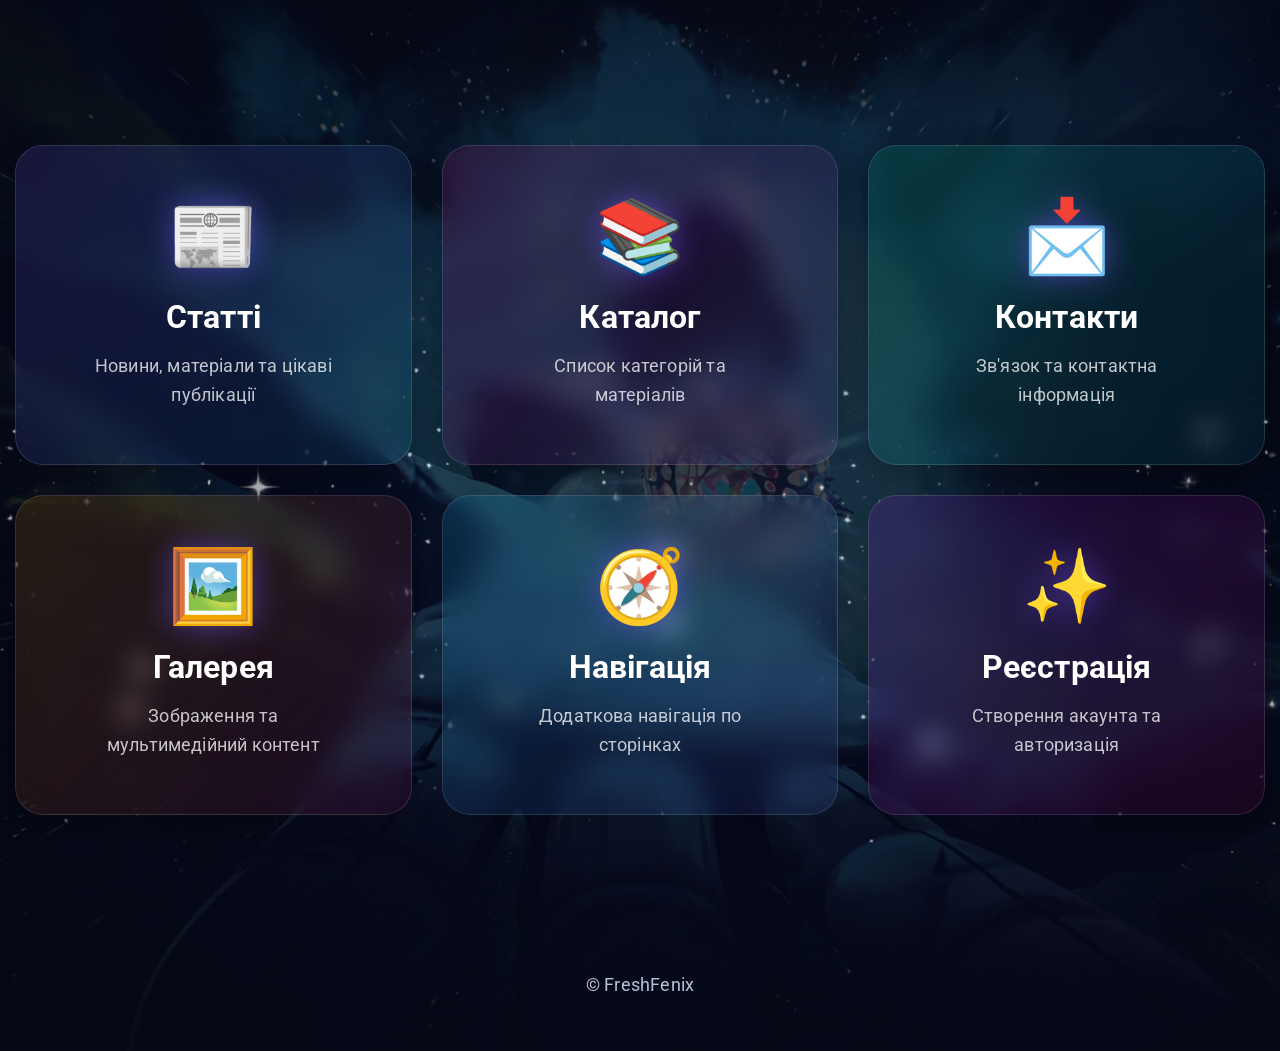
<file: index.html>
<!DOCTYPE html>
<html lang="zxx">

<head>
  <meta charset="UTF-8">
  <meta name="viewport" content="width=device-width, initial-scale=1.0">
  <link rel="stylesheet" href="styles/style.css">
  <title>Lesson2</title>
</head>

<body>
  <div class="wrapper">
    <header class="header index-header">
      <div class="container">
        <div class="header__wrapper">
          <button class="header__burger" type="button" aria-label="Open menu">

            <span></span>
            <span></span>
            <span></span>
          </button>
          <nav class="header-nav">

            <ul class="header-nav-list">

              <li>
                <a class="header-nav-item" href="pages/articles.html">

                  <span>статті</span>
                </a>
              </li>

              <li>
                <a class="header-nav-item" href="pages/catalog.html">

                  <span>каталог</span>
                </a>
              </li>

              <li>
                <a class="header-nav-item" href="pages/contacts.html">

                  <span>контакти</span>
                </a>
              </li>

              <li>
                <a class="header-nav-item" href="pages/gallery.html">

                  <span>галерея</span>
                </a>
              </li>

              <li>
                <a class="header-nav-item" href="pages/page-nav.html">

                  <span>навігація</span>
                </a>
              </li>

              <li>
                <a class="header-nav-item" href="pages/registration.html">

                  <span>реєстрація</span>
                </a>
              </li>

            </ul>

          </nav>
        </div>
      </div>
    </header>
    <main>
      <section class="hero-nav">
        <div class="container">

          <nav class="hero-nav__menu">

            <a class="hero-nav__card hero-nav__card--articles" href="pages/articles.html">

              <span class="hero-nav__icon">📰</span>

              <h2 class="hero-nav__title">Статті</h2>

              <p class="hero-nav__text">
                Новини, матеріали та цікаві публікації
              </p>
            </a>

            <a class="hero-nav__card hero-nav__card--catalog" href="pages/catalog.html">

              <span class="hero-nav__icon">📚</span>

              <h2 class="hero-nav__title">Каталог</h2>

              <p class="hero-nav__text">
                Список категорій та матеріалів
              </p>
            </a>

            <a class="hero-nav__card hero-nav__card--contacts" href="pages/contacts.html">

              <span class="hero-nav__icon">📩</span>

              <h2 class="hero-nav__title">Контакти</h2>

              <p class="hero-nav__text">
                Зв'язок та контактна інформація
              </p>
            </a>

            <a class="hero-nav__card hero-nav__card--gallery" href="pages/gallery.html">

              <span class="hero-nav__icon">🖼️</span>

              <h2 class="hero-nav__title">Галерея</h2>

              <p class="hero-nav__text">
                Зображення та мультимедійний контент
              </p>
            </a>

            <a class="hero-nav__card hero-nav__card--navigation" href="pages/page-nav.html">

              <span class="hero-nav__icon">🧭</span>

              <h2 class="hero-nav__title">Навігація</h2>

              <p class="hero-nav__text">
                Додаткова навігація по сторінках
              </p>
            </a>

            <a class="hero-nav__card hero-nav__card--registration" href="pages/registration.html">

              <span class="hero-nav__icon">✨</span>

              <h2 class="hero-nav__title">Реєстрація</h2>

              <p class="hero-nav__text">
                Створення акаунта та авторизація
              </p>
            </a>

          </nav>
        </div>

      </section>
    </main>
    <footer>
      <div class="container footer">
        <p>&copy; FreshFenix</p>
      </div>
    </footer>
  </div>
  <script>
    const burger = document.querySelector('.header__burger');
    const header = document.querySelector('.header');

    burger.addEventListener('click', () => {
      header.classList.toggle('header--open');
    });
  </script>
</body>

</html>
</file>
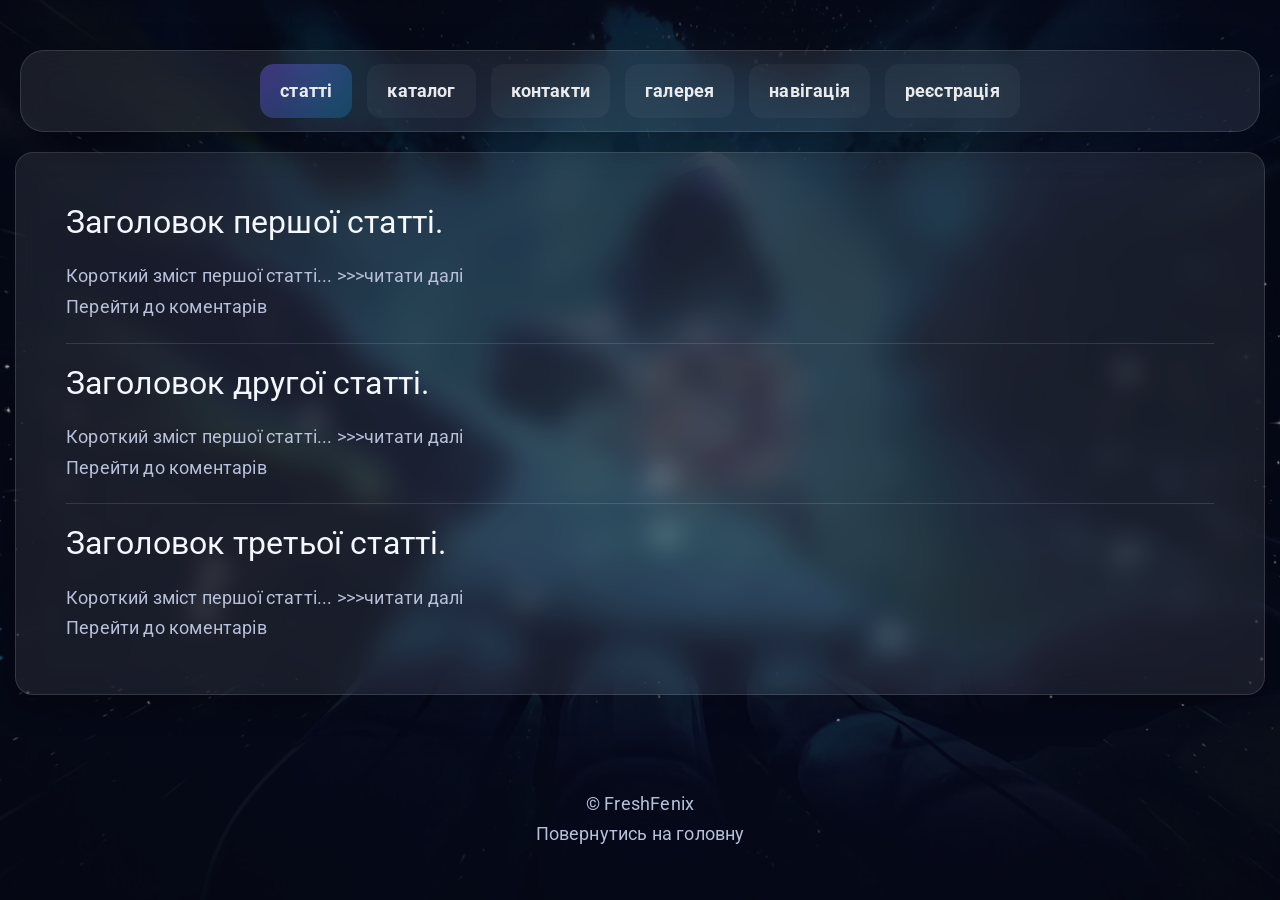
<file: pages/articles.html>
<!DOCTYPE html>
<html lang="uk">

<head>
  <meta charset="UTF-8">
  <meta name="viewport" content="width=device-width, initial-scale=1.0">
  <link rel="stylesheet" href="../styles/style.css">
  <title>Articles</title>
</head>

<body>
  <div class="wrapper">
    <header class="header">
      <div class="container">
        <div class="header__wrapper">
          <button class="header__burger" type="button" aria-label="Open menu">

            <span></span>
            <span></span>
            <span></span>
          </button>
          <nav class="header-nav">

            <ul class="header-nav-list">

              <li>
                <a class="header-nav-item header-nav-item--active" href="articles.html">

                  <span>статті</span>
                </a>
              </li>

              <li>
                <a class="header-nav-item" href="catalog.html">

                  <span>каталог</span>
                </a>
              </li>

              <li>
                <a class="header-nav-item" href="contacts.html">

                  <span>контакти</span>
                </a>
              </li>

              <li>
                <a class="header-nav-item" href="gallery.html">

                  <span>галерея</span>
                </a>
              </li>

              <li>
                <a class="header-nav-item" href="page-nav.html">

                  <span>навігація</span>
                </a>
              </li>

              <li>
                <a class="header-nav-item" href="registration.html">

                  <span>реєстрація</span>
                </a>
              </li>

            </ul>

          </nav>
        </div>
      </div>
    </header>
    <main>
      <div class="articles-container container">
        <ul class="articles-list">
          <li class="articles-list-item">
            <article>
              <h2 class="articles-subtitle"><a href="articles/article1.html">Заголовок першої статті.</a></h2>
              <p>Короткий зміст першої статті... >>><a href="articles/article1.html">читати далі</a></p>
              <div><a href="articles/article1.html#comments">Перейти до коментарів</a></div>
            </article>
          </li>
          <li class="articles-list-item">
            <article>
              <h2 class="articles-subtitle"><a href="articles/article2.html">Заголовок другої статті.</a></h2>
              <p>Короткий зміст першої статті... >>><a href="articles/article2.html">читати далі</a></p>
              <div><a href="articles/article2.html#comments">Перейти до коментарів</a></div>
            </article>
          </li>
          <li class="articles-list-item">
            <article>
              <h2 class="articles-subtitle"><a href="articles/article3.html">Заголовок третьої статті.</a></h2>
              <p>Короткий зміст першої статті... >>><a href="articles/article3.html">читати далі</a></p>
              <div><a href="articles/article3.html#comments">Перейти до коментарів</a></div>
            </article>
          </li>
        </ul>
      </div>
    </main>
    <footer>
      <div class="container footer">
        <p>&copy; FreshFenix</p>
        <a href="../index.html">Повернутись на головну</a>
      </div>
    </footer>
  </div>
  <script>
    const burger = document.querySelector('.header__burger');
    const header = document.querySelector('.header');

    burger.addEventListener('click', () => {
      header.classList.toggle('header--open');
    });
  </script>
</body>

</html>
</file>
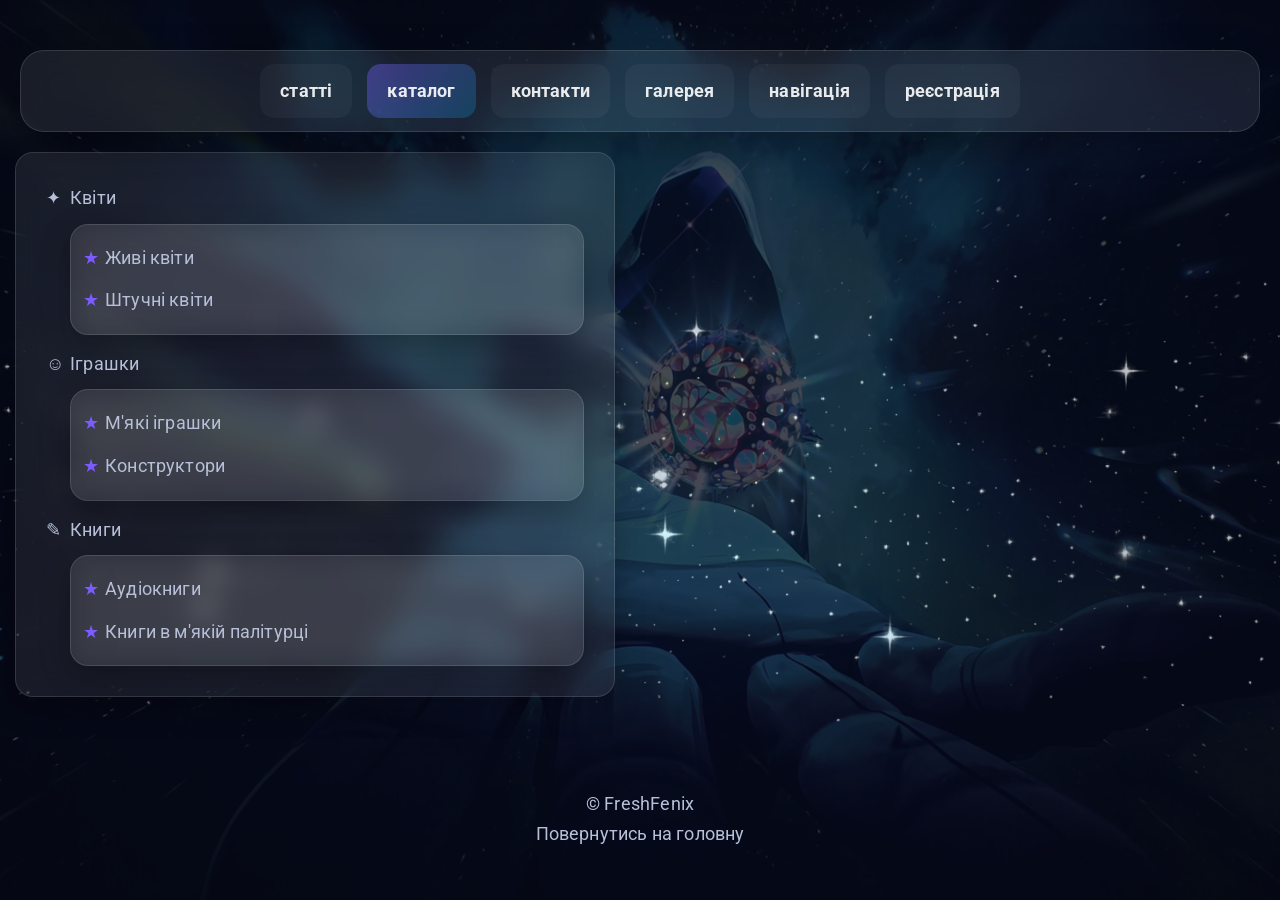
<file: pages/catalog.html>
<!DOCTYPE html>
<html lang="uk">

<head>
  <meta charset="UTF-8">
  <meta name="viewport" content="width=device-width, initial-scale=1.0">
  <link rel="stylesheet" href="../styles/style.css">
  <title>Catalog</title>
</head>

<body>
  <div class="wrapper">
    <header class="header">
      <div class="container">
        <div class="header__wrapper">
          <button class="header__burger" type="button" aria-label="Open menu">

            <span></span>
            <span></span>
            <span></span>
          </button>
          <nav class="header-nav">

            <ul class="header-nav-list">

              <li>
                <a class="header-nav-item" href="articles.html">

                  <span>статті</span>
                </a>
              </li>

              <li>
                <a class="header-nav-item header-nav-item--active" href="catalog.html">

                  <span>каталог</span>
                </a>
              </li>

              <li>
                <a class="header-nav-item" href="contacts.html">

                  <span>контакти</span>
                </a>
              </li>

              <li>
                <a class="header-nav-item" href="gallery.html">

                  <span>галерея</span>
                </a>
              </li>

              <li>
                <a class="header-nav-item" href="page-nav.html">

                  <span>навігація</span>
                </a>
              </li>

              <li>
                <a class="header-nav-item" href="registration.html">

                  <span>реєстрація</span>
                </a>
              </li>

            </ul>

          </nav>
        </div>
      </div>
    </header>
    <main>
      <div class="container">
        <ul class="catalog-list">
          <li class="catalog-item">
            <p>Квіти</p>
            <ul class="catalog-item-list">
              <li>Живі квіти</li>
              <li>Штучні квіти</li>
            </ul>
          </li>
          <li class="catalog-item">
            <p>Іграшки</p>
            <ul class="catalog-item-list">
              <li>М'які іграшки</li>
              <li>Конструктори</li>
            </ul>
          </li>
          <li class="catalog-item">
            <p>Книги</p>
            <ul class="catalog-item-list">
              <li>Аудіокниги</li>
              <li>Книги в м'якій палітурці</li>
            </ul>
          </li>
        </ul>
      </div>
    </main>
    <footer>
      <div class="container footer">
        <p>&copy; FreshFenix</p>
        <a href="../index.html">Повернутись на головну</a>
      </div>
    </footer>
  </div>
  <script>
    const burger = document.querySelector('.header__burger');
    const header = document.querySelector('.header');

    burger.addEventListener('click', () => {
      header.classList.toggle('header--open');
    });
  </script>
</body>

</html>
</file>
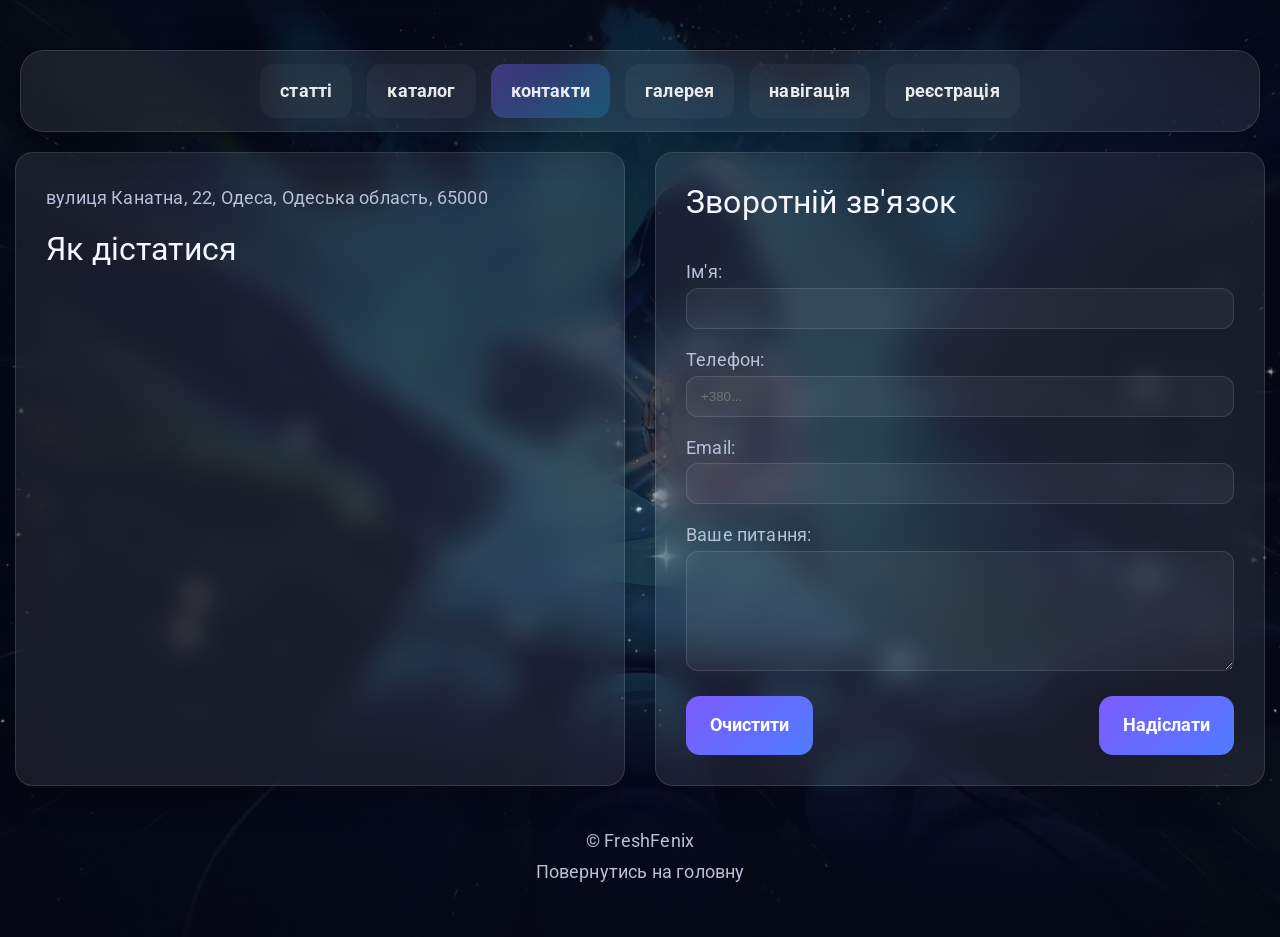
<file: pages/contacts.html>
<!DOCTYPE html>
<html lang="uk">

<head>
  <meta charset="UTF-8">
  <meta name="viewport" content="width=device-width, initial-scale=1.0">
  <link rel="stylesheet" href="../styles/style.css">
  <title>Contacts</title>
</head>

<body>
  <div class="wrapper">
    <header class="header">
      <div class="container">
        <div class="header__wrapper">
          <button class="header__burger" type="button" aria-label="Open menu">

            <span></span>
            <span></span>
            <span></span>
          </button>
          <nav class="header-nav">

            <ul class="header-nav-list">

              <li>
                <a class="header-nav-item" href="articles.html">

                  <span>статті</span>
                </a>
              </li>

              <li>
                <a class="header-nav-item" href="catalog.html">

                  <span>каталог</span>
                </a>
              </li>

              <li>
                <a class="header-nav-item header-nav-item--active" href="contacts.html">

                  <span>контакти</span>
                </a>
              </li>

              <li>
                <a class="header-nav-item" href="gallery.html">

                  <span>галерея</span>
                </a>
              </li>

              <li>
                <a class="header-nav-item" href="page-nav.html">

                  <span>навігація</span>
                </a>
              </li>

              <li>
                <a class="header-nav-item" href="registration.html">

                  <span>реєстрація</span>
                </a>
              </li>

            </ul>

          </nav>
        </div>
      </div>
    </header>
    <main>
      <section class="contacts">
        <div class="container contacts-wrapper">
          <div class="contacts-box">
            <p class="contacts-text">вулиця Канатна, 22, Одеса, Одеська область, 65000</p>
            <h2>Як дістатися</h2>
            <iframe class="contacts-map"
              src="https://www.google.com/maps/embed?pb=!1m18!1m12!1m3!1d2747.4426967800073!2d30.745379276771455!3d46.47954586512303!2m3!1f0!2f0!3f0!3m2!1i1024!2i768!4f13.1!3m3!1m2!1s0x40c6319f49eaaaab%3A0xa6467105eed9b98c!2sHillel%20IT%20School!5e0!3m2!1suk!2sua!4v1776628996227!5m2!1suk!2sua"
              width="600" height="450" style="border:0;" allowfullscreen="" loading="lazy"
              referrerpolicy="no-referrer-when-downgrade"></iframe>
          </div>
          <form class="contacts-form" action="https://tests.fomenko.top/echo/index.php" method="get">
            <h2 class="contacts-form-title">Зворотній зв'язок</h2>
            <div>
              <label for="name">Ім'я:</label>
              <input class="name" type="text" id="name" name="name" required>
            </div>

            <div>
              <label for="phone">Телефон:</label>
              <input type="tel" id="phone" name="phone" placeholder="+380..." required>
            </div>

            <div>
              <label for="email">Email:</label>
              <input type="email" id="email" name="email" required>
            </div>

            <div>
              <label for="message">Ваше питання:</label>
              <textarea class="capitalize" id="message" name="message" rows="5" cols="40" required></textarea>
            </div>

            <div class="form-button-box">
              <button class="contacts-form-button" type="submit">Очистити</button>
              <button class="contacts-form-button" type="reset">Надіслати</button>
            </div>


          </form>
        </div>
      </section>
    </main>
    <footer>
      <div class="container footer">
        <p>&copy; FreshFenix</p>
        <a href="../index.html">Повернутись на головну</a>
      </div>
    </footer>
  </div>
  <script>
    const burger = document.querySelector('.header__burger');
    const header = document.querySelector('.header');

    burger.addEventListener('click', () => {
      header.classList.toggle('header--open');
    });
  </script>
</body>

</html>
</file>
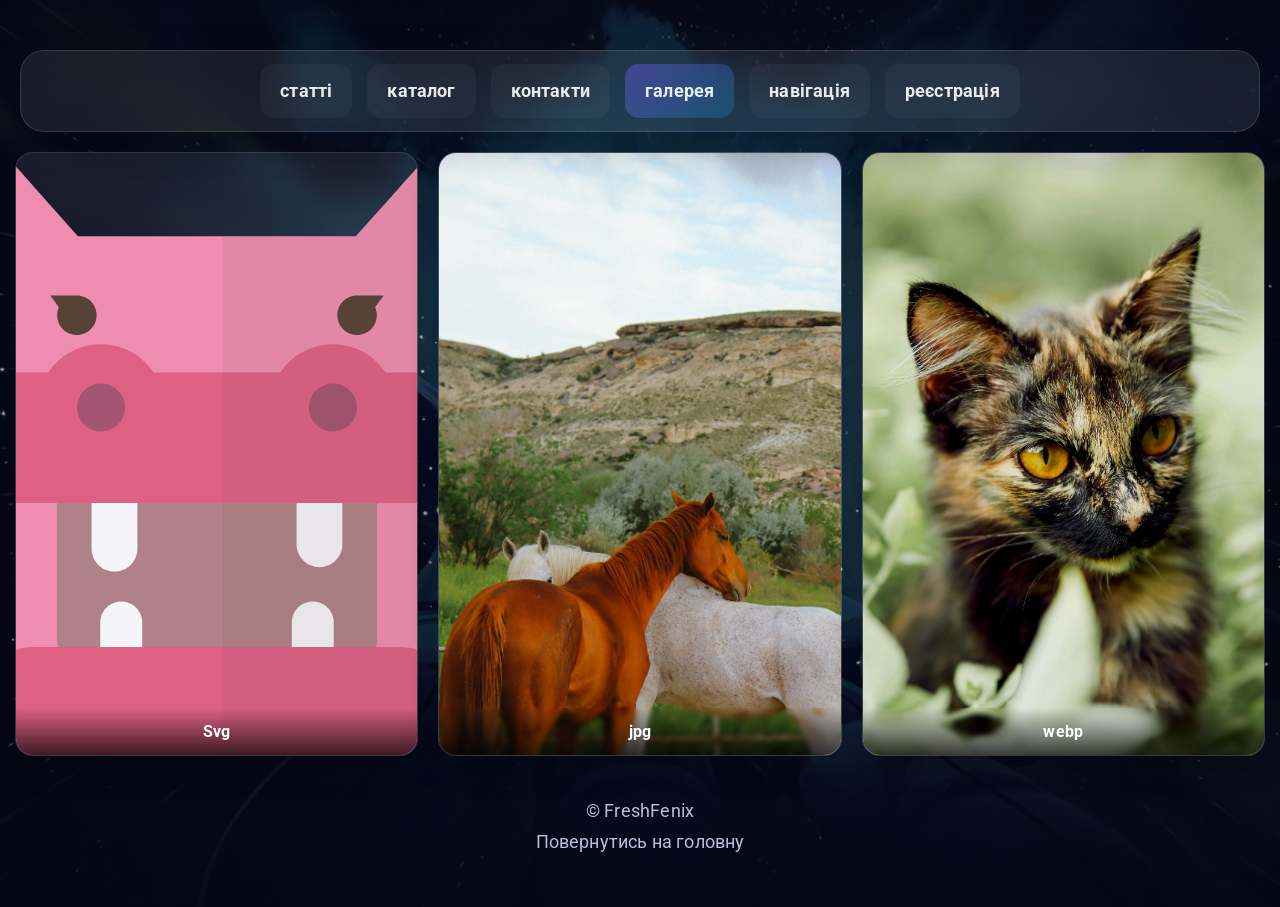
<file: pages/gallery.html>
<!DOCTYPE html>
<html lang="en">

<head>
  <meta charset="UTF-8">
  <meta name="viewport" content="width=device-width, initial-scale=1.0">
  <link rel="stylesheet" href="../styles/style.css">
  <title>Gallery</title>
</head>

<body>
  <div class="wrapper">
    <header class="header">
      <div class="container">
        <div class="header__wrapper">
          <button class="header__burger" type="button" aria-label="Open menu">

            <span></span>
            <span></span>
            <span></span>
          </button>
          <nav class="header-nav">

            <ul class="header-nav-list">

              <li>
                <a class="header-nav-item" href="articles.html">

                  <span>статті</span>
                </a>
              </li>

              <li>
                <a class="header-nav-item" href="catalog.html">

                  <span>каталог</span>
                </a>
              </li>

              <li>
                <a class="header-nav-item" href="contacts.html">

                  <span>контакти</span>
                </a>
              </li>

              <li>
                <a class="header-nav-item header-nav-item--active" href="gallery.html">

                  <span>галерея</span>
                </a>
              </li>

              <li>
                <a class="header-nav-item" href="page-nav.html">

                  <span>навігація</span>
                </a>
              </li>

              <li>
                <a class="header-nav-item" href="registration.html">

                  <span>реєстрація</span>
                </a>
              </li>

            </ul>

          </nav>
        </div>
      </div>
    </header>
    <main>
      <div class="container">
        <ul class="gallery-list">
          <li class="gallery-list-item">
            <a href="../images/animal.svg" target="_blank">
              <img class="gallery-list-img" src="../images/animal.svg" alt="animal svg">
            </a>
            <h2 class="gallery-list-title"><a class="gallery-list-link" href="../images/animal.svg"
                target="_blank">Svg</a></h2>
          </li>
          <li class="gallery-list-item">
            <a href="../images/animals.jpg" target="_blank"><img class="gallery-list-img" src="../images/animals.jpg"
                alt="animals"></a>
            <h2 class="gallery-list-title"><a href="../images/animals.jpg" target="_blank">jpg</a></h2>
          </li>
          <li class="gallery-list-item"><a class="gallery-list-link" href="../images/kitten.webp"><img
                class="gallery-list-img" src="../images/kitten.webp" alt="kitten"></a>
            <h2 class="gallery-list-title"><a class="gallery-list-link" href="../images/kitten.webp"
                target="_blank">webp</a></h2>
          </li>
        </ul>
      </div>
    </main>
    <footer>
      <div class="container footer">
        <p>&copy; FreshFenix</p>
        <a href="../index.html">Повернутись на головну</a>
      </div>
    </footer>
  </div>
  <script>
    const burger = document.querySelector('.header__burger');
    const header = document.querySelector('.header');

    burger.addEventListener('click', () => {
      header.classList.toggle('header--open');
    });
  </script>
</body>

</html>
</file>
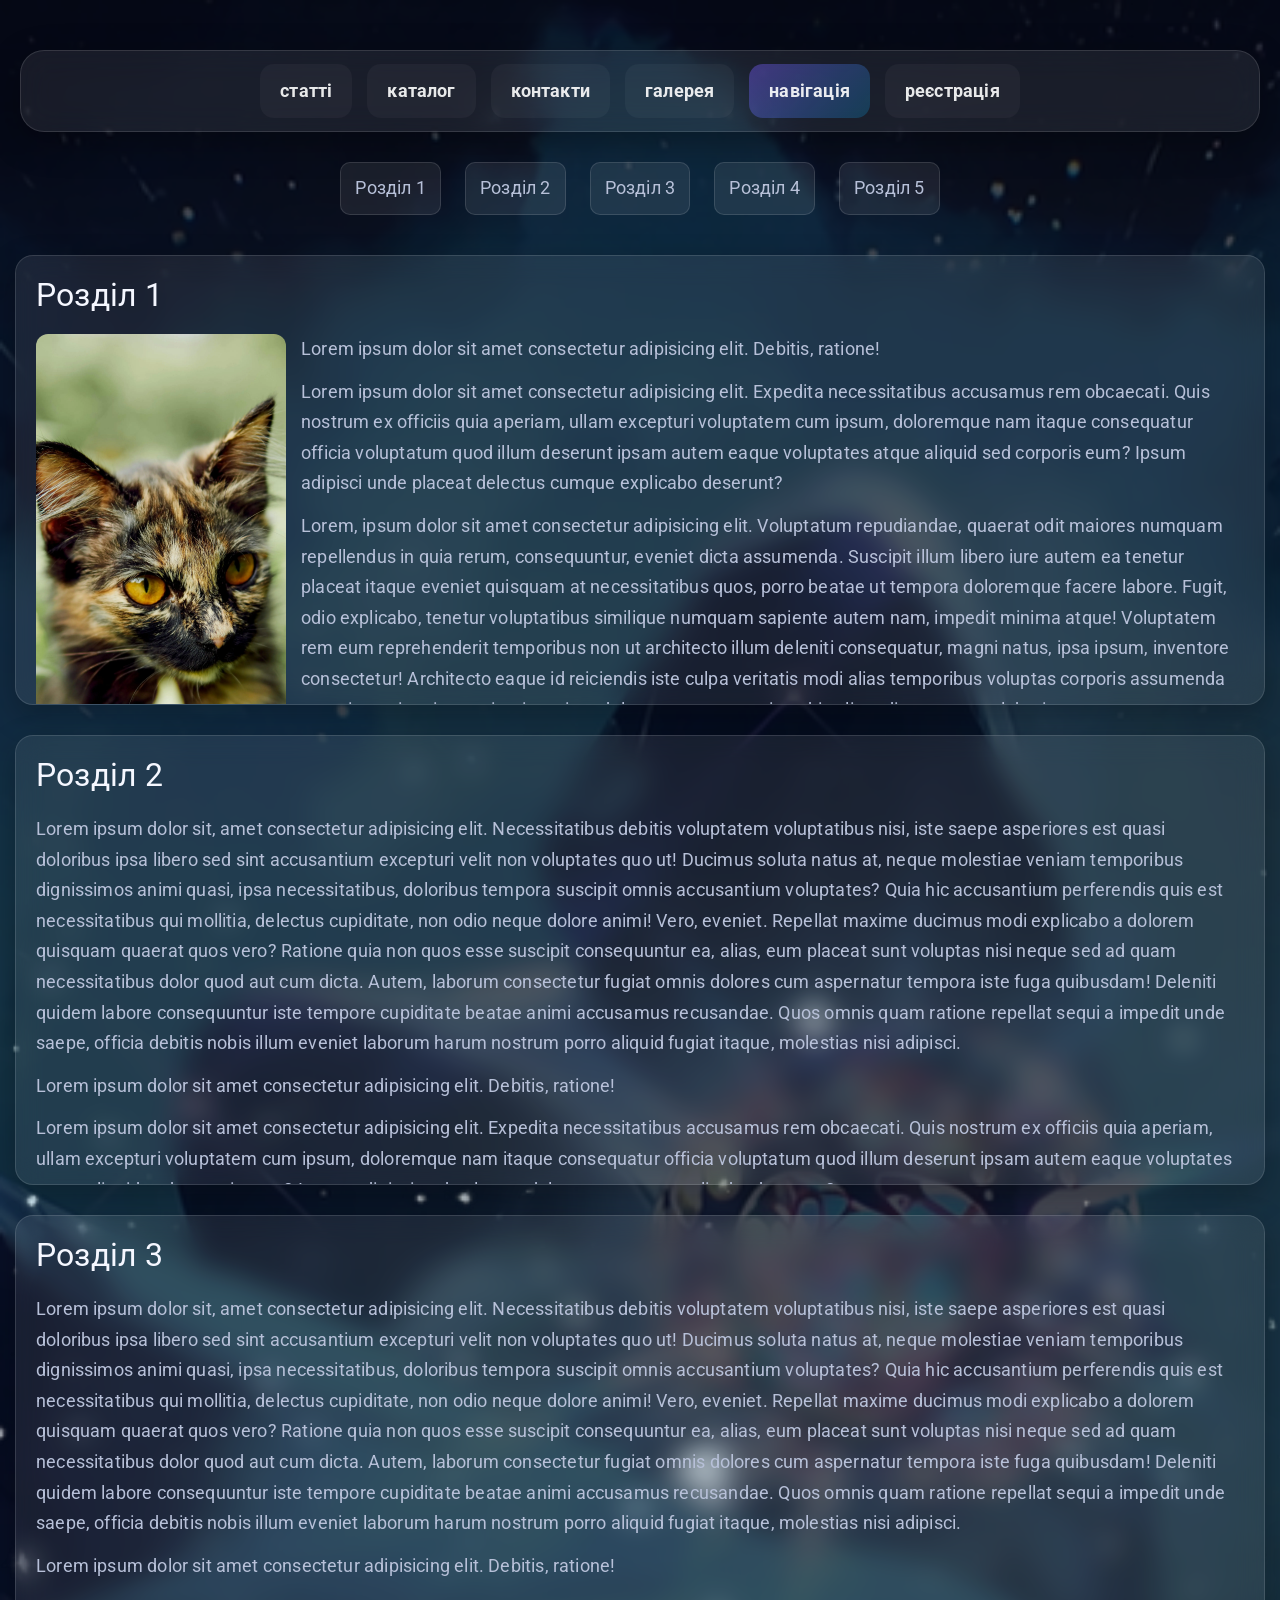
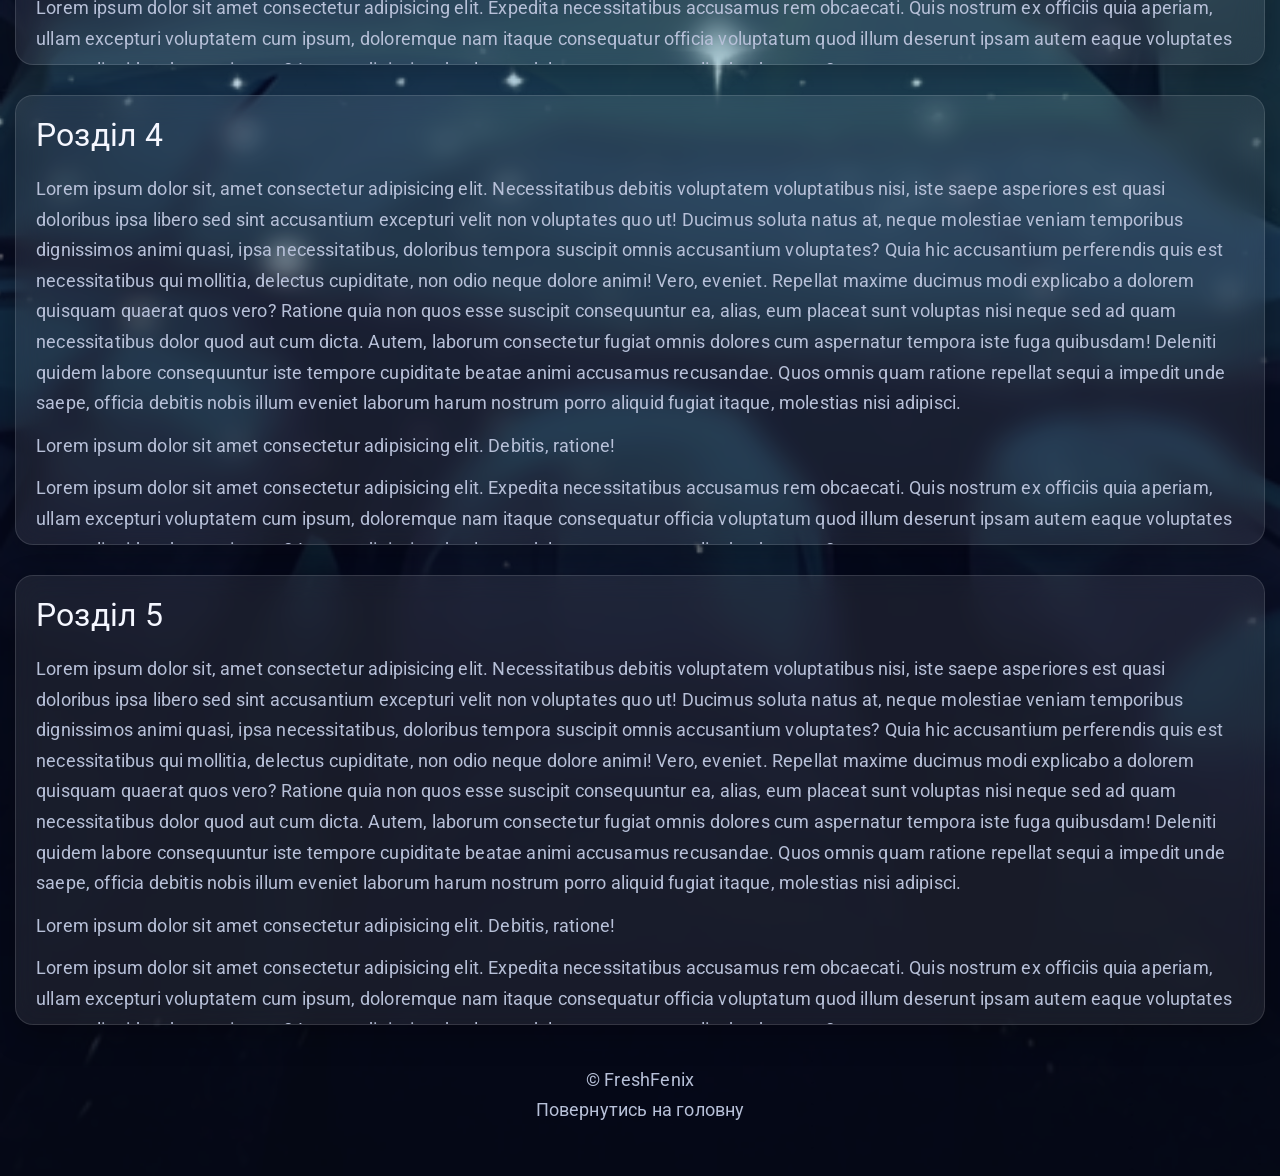
<file: pages/page-nav.html>
<!DOCTYPE html>
<html lang="zxx">

<head>
  <meta charset="UTF-8">
  <meta name="viewport" content="width=device-width, initial-scale=1.0">
  <link rel="stylesheet" href="../styles/style.css">
  <title>Navigation</title>
</head>

<body>
  <div class="wrapper">
    <header class="header">
      <div class="container">
        <div class="header__wrapper">
          <button class="header__burger" type="button" aria-label="Open menu">

            <span></span>
            <span></span>
            <span></span>
          </button>
          <nav class="header-nav">

            <ul class="header-nav-list">

              <li>
                <a class="header-nav-item" href="articles.html">

                  <span>статті</span>
                </a>
              </li>

              <li>
                <a class="header-nav-item" href="catalog.html">

                  <span>каталог</span>
                </a>
              </li>

              <li>
                <a class="header-nav-item" href="contacts.html">

                  <span>контакти</span>
                </a>
              </li>

              <li>
                <a class="header-nav-item" href="gallery.html">

                  <span>галерея</span>
                </a>
              </li>

              <li>
                <a class="header-nav-item header-nav-item--active" href="page-nav.html">

                  <span>навігація</span>
                </a>
              </li>

              <li>
                <a class="header-nav-item" href="registration.html">

                  <span>реєстрація</span>
                </a>
              </li>

            </ul>

          </nav>
        </div>
      </div>
    </header>
    <main>

      <div class="container">
        <div id="top"></div>

        <nav class="page-nav">
          <a class="page-nav-link" href="#section1">Розділ 1</a>
          <a class="page-nav-link" href="#section2">Розділ 2</a>
          <a class="page-nav-link" href="#section3">Розділ 3</a>
          <a class="page-nav-link" href="#section4">Розділ 4</a>
          <a class="page-nav-link" href="#section5">Розділ 5</a>
        </nav>
        <div class="page-nav-box">
          <section class="nav-article" id="section1">
            <h2>Розділ 1</h2>

            <img class="nav-img" src="../images/kitten.webp" width="500" height="500" alt="kitten">
            <p>Lorem ipsum dolor sit amet consectetur adipisicing elit. Debitis, ratione!</p>
            <p>Lorem ipsum dolor sit amet consectetur adipisicing elit. Expedita necessitatibus accusamus rem obcaecati.
              Quis
              nostrum ex officiis quia aperiam, ullam excepturi voluptatem cum ipsum, doloremque nam itaque consequatur
              officia voluptatum quod illum deserunt ipsam autem eaque voluptates atque aliquid sed corporis eum? Ipsum
              adipisci unde placeat delectus cumque explicabo deserunt?</p>
            <p>Lorem, ipsum dolor sit amet consectetur adipisicing elit. Voluptatum repudiandae, quaerat odit maiores
              numquam
              repellendus in quia rerum, consequuntur, eveniet dicta assumenda. Suscipit illum libero iure autem ea
              tenetur
              placeat itaque eveniet quisquam at necessitatibus quos, porro beatae ut tempora doloremque facere labore.
              Fugit,
              odio explicabo, tenetur voluptatibus similique numquam sapiente autem nam, impedit minima atque!
              Voluptatem
              rem
              eum reprehenderit temporibus non ut architecto illum deleniti consequatur, magni natus, ipsa ipsum,
              inventore
              consectetur! Architecto eaque id reiciendis iste culpa veritatis modi alias temporibus voluptas corporis
              assumenda et pariatur vitae ipsa qui ratione, iure dolorem cumque optio nobis eligendi accusamus
              laboriosam.
            </p>
            <p>Lorem ipsum dolor sit, amet consectetur adipisicing elit. Necessitatibus debitis voluptatem voluptatibus
              nisi,
              iste saepe asperiores est quasi doloribus ipsa libero sed sint accusantium excepturi velit non voluptates
              quo
              ut! Ducimus soluta natus at, neque molestiae veniam temporibus dignissimos animi quasi, ipsa
              necessitatibus,
              doloribus tempora suscipit omnis accusantium voluptates? Quia hic accusantium perferendis quis est
              necessitatibus qui mollitia, delectus cupiditate, non odio neque dolore animi! Vero, eveniet. Repellat
              maxime
              ducimus modi explicabo a dolorem quisquam quaerat quos vero? Ratione quia non quos esse suscipit
              consequuntur
              ea, alias, eum placeat sunt voluptas nisi neque sed ad quam necessitatibus dolor quod aut cum dicta.
              Autem,
              laborum consectetur fugiat omnis dolores cum aspernatur tempora iste fuga quibusdam! Deleniti quidem
              labore
              consequuntur iste tempore cupiditate beatae animi accusamus recusandae. Quos omnis quam ratione repellat
              sequi
              a
              impedit unde saepe, officia debitis nobis illum eveniet laborum harum nostrum porro aliquid fugiat itaque,
              molestias nisi adipisci.</p>
            <p>Lorem ipsum dolor sit, amet consectetur adipisicing elit. Necessitatibus debitis voluptatem voluptatibus
              nisi,
              iste saepe asperiores est quasi doloribus ipsa libero sed sint accusantium excepturi velit non voluptates
              quo
              ut! Ducimus soluta natus at, neque molestiae veniam temporibus dignissimos animi quasi, ipsa
              necessitatibus,
              doloribus tempora suscipit omnis accusantium voluptates? Quia hic accusantium perferendis quis est
              necessitatibus qui mollitia, delectus cupiditate, non odio neque dolore animi! Vero, eveniet. Repellat
              maxime
              ducimus modi explicabo a dolorem quisquam quaerat quos vero? Ratione quia non quos esse suscipit
              consequuntur
              ea, alias, eum placeat sunt voluptas nisi neque sed ad quam necessitatibus dolor quod aut cum dicta.
              Autem,
              laborum consectetur fugiat omnis dolores cum aspernatur tempora iste fuga quibusdam! Deleniti quidem
              labore
              consequuntur iste tempore cupiditate beatae animi accusamus recusandae. Quos omnis quam ratione repellat
              sequi
              a
              impedit unde saepe, officia debitis nobis illum eveniet laborum harum nostrum porro aliquid fugiat itaque,
              molestias nisi adipisci.</p>
            <p>Lorem ipsum dolor sit, amet consectetur adipisicing elit. Necessitatibus debitis voluptatem voluptatibus
              nisi,
              iste saepe asperiores est quasi doloribus ipsa libero sed sint accusantium excepturi velit non voluptates
              quo
              ut! Ducimus soluta natus at, neque molestiae veniam temporibus dignissimos animi quasi, ipsa
              necessitatibus,
              doloribus tempora suscipit omnis accusantium voluptates? Quia hic accusantium perferendis quis est
              necessitatibus qui mollitia, delectus cupiditate, non odio neque dolore animi! Vero, eveniet. Repellat
              maxime
              ducimus modi explicabo a dolorem quisquam quaerat quos vero? Ratione quia non quos esse suscipit
              consequuntur
              ea, alias, eum placeat sunt voluptas nisi neque sed ad quam necessitatibus dolor quod aut cum dicta.
              Autem,
              laborum consectetur fugiat omnis dolores cum aspernatur tempora iste fuga quibusdam! Deleniti quidem
              labore
              consequuntur iste tempore cupiditate beatae animi accusamus recusandae. Quos omnis quam ratione repellat
              sequi
              a
              impedit unde saepe, officia debitis nobis illum eveniet laborum harum nostrum porro aliquid fugiat itaque,
              molestias nisi adipisci.</p>
            <p>Lorem ipsum dolor sit, amet consectetur adipisicing elit. Necessitatibus debitis voluptatem voluptatibus
              nisi,
              iste saepe asperiores est quasi doloribus ipsa libero sed sint accusantium excepturi velit non voluptates
              quo
              ut! Ducimus soluta natus at, neque molestiae veniam temporibus dignissimos animi quasi, ipsa
              necessitatibus,
              doloribus tempora suscipit omnis accusantium voluptates? Quia hic accusantium perferendis quis est
              necessitatibus qui mollitia, delectus cupiditate, non odio neque dolore animi! Vero, eveniet. Repellat
              maxime
              ducimus modi explicabo a dolorem quisquam quaerat quos vero? Ratione quia non quos esse suscipit
              consequuntur
              ea, alias, eum placeat sunt voluptas nisi neque sed ad quam necessitatibus dolor quod aut cum dicta.
              Autem,
              laborum consectetur fugiat omnis dolores cum aspernatur tempora iste fuga quibusdam! Deleniti quidem
              labore
              consequuntur iste tempore cupiditate beatae animi accusamus recusandae. Quos omnis quam ratione repellat
              sequi
              a
              impedit unde saepe, officia debitis nobis illum eveniet laborum harum nostrum porro aliquid fugiat itaque,
              molestias nisi adipisci.</p>
            <p>Lorem ipsum dolor sit, amet consectetur adipisicing elit. Necessitatibus debitis voluptatem voluptatibus
              nisi,
              iste saepe asperiores est quasi doloribus ipsa libero sed sint accusantium excepturi velit non voluptates
              quo
              ut! Ducimus soluta natus at, neque molestiae veniam temporibus dignissimos animi quasi, ipsa
              necessitatibus,
              doloribus tempora suscipit omnis accusantium voluptates? Quia hic accusantium perferendis quis est
              necessitatibus qui mollitia, delectus cupiditate, non odio neque dolore animi! Vero, eveniet. Repellat
              maxime
              ducimus modi explicabo a dolorem quisquam quaerat quos vero? Ratione quia non quos esse suscipit
              consequuntur
              ea, alias, eum placeat sunt voluptas nisi neque sed ad quam necessitatibus dolor quod aut cum dicta.
              Autem,
              laborum consectetur fugiat omnis dolores cum aspernatur tempora iste fuga quibusdam! Deleniti quidem
              labore
              consequuntur iste tempore cupiditate beatae animi accusamus recusandae. Quos omnis quam ratione repellat
              sequi
              a
              impedit unde saepe, officia debitis nobis illum eveniet laborum harum nostrum porro aliquid fugiat itaque,
              molestias nisi adipisci.</p>
            <p>Lorem ipsum dolor sit, amet consectetur adipisicing elit. Necessitatibus debitis voluptatem voluptatibus
              nisi,
              iste saepe asperiores est quasi doloribus ipsa libero sed sint accusantium excepturi velit non voluptates
              quo
              ut! Ducimus soluta natus at, neque molestiae veniam temporibus dignissimos animi quasi, ipsa
              necessitatibus,
              doloribus tempora suscipit omnis accusantium voluptates? Quia hic accusantium perferendis quis est
              necessitatibus qui mollitia, delectus cupiditate, non odio neque dolore animi! Vero, eveniet. Repellat
              maxime
              ducimus modi explicabo a dolorem quisquam quaerat quos vero? Ratione quia non quos esse suscipit
              consequuntur
              ea, alias, eum placeat sunt voluptas nisi neque sed ad quam necessitatibus dolor quod aut cum dicta.
              Autem,
              laborum consectetur fugiat omnis dolores cum aspernatur tempora iste fuga quibusdam! Deleniti quidem
              labore
              consequuntur iste tempore cupiditate beatae animi accusamus recusandae. Quos omnis quam ratione repellat
              sequi
              a
              impedit unde saepe, officia debitis nobis illum eveniet laborum harum nostrum porro aliquid fugiat itaque,
              molestias nisi adipisci.</p>

            <a href="#top">Повернутися</a>
          </section>

          <section class="nav-article" id="section2">
            <h2>Розділ 2</h2>

            <p>Lorem ipsum dolor sit, amet consectetur adipisicing elit. Necessitatibus debitis voluptatem voluptatibus
              nisi,
              iste saepe asperiores est quasi doloribus ipsa libero sed sint accusantium excepturi velit non voluptates
              quo
              ut! Ducimus soluta natus at, neque molestiae veniam temporibus dignissimos animi quasi, ipsa
              necessitatibus,
              doloribus tempora suscipit omnis accusantium voluptates? Quia hic accusantium perferendis quis est
              necessitatibus qui mollitia, delectus cupiditate, non odio neque dolore animi! Vero, eveniet. Repellat
              maxime
              ducimus modi explicabo a dolorem quisquam quaerat quos vero? Ratione quia non quos esse suscipit
              consequuntur
              ea, alias, eum placeat sunt voluptas nisi neque sed ad quam necessitatibus dolor quod aut cum dicta.
              Autem,
              laborum consectetur fugiat omnis dolores cum aspernatur tempora iste fuga quibusdam! Deleniti quidem
              labore
              consequuntur iste tempore cupiditate beatae animi accusamus recusandae. Quos omnis quam ratione repellat
              sequi
              a
              impedit unde saepe, officia debitis nobis illum eveniet laborum harum nostrum porro aliquid fugiat itaque,
              molestias nisi adipisci.</p>
            <p>Lorem ipsum dolor sit amet consectetur adipisicing elit. Debitis, ratione!</p>
            <p>Lorem ipsum dolor sit amet consectetur adipisicing elit. Expedita necessitatibus accusamus rem obcaecati.
              Quis
              nostrum ex officiis quia aperiam, ullam excepturi voluptatem cum ipsum, doloremque nam itaque consequatur
              officia voluptatum quod illum deserunt ipsam autem eaque voluptates atque aliquid sed corporis eum? Ipsum
              adipisci unde placeat delectus cumque explicabo deserunt?</p>
            <p>Lorem, ipsum dolor sit amet consectetur adipisicing elit. Voluptatum repudiandae, quaerat odit maiores
              numquam
              repellendus in quia rerum, consequuntur, eveniet dicta assumenda. Suscipit illum libero iure autem ea
              tenetur
              placeat itaque eveniet quisquam at necessitatibus quos, porro beatae ut tempora doloremque facere labore.
              Fugit,
              odio explicabo, tenetur voluptatibus similique numquam sapiente autem nam, impedit minima atque!
              Voluptatem
              rem
              eum reprehenderit temporibus non ut architecto illum deleniti consequatur, magni natus, ipsa ipsum,
              inventore
              consectetur! Architecto eaque id reiciendis iste culpa veritatis modi alias temporibus voluptas corporis
              assumenda et pariatur vitae ipsa qui ratione, iure dolorem cumque optio nobis eligendi accusamus
              laboriosam.
            </p>
            <p>Lorem ipsum dolor sit, amet consectetur adipisicing elit. Necessitatibus debitis voluptatem voluptatibus
              nisi,
              iste saepe asperiores est quasi doloribus ipsa libero sed sint accusantium excepturi velit non voluptates
              quo
              ut! Ducimus soluta natus at, neque molestiae veniam temporibus dignissimos animi quasi, ipsa
              necessitatibus,
              doloribus tempora suscipit omnis accusantium voluptates? Quia hic accusantium perferendis quis est
              necessitatibus qui mollitia, delectus cupiditate, non odio neque dolore animi! Vero, eveniet. Repellat
              maxime
              ducimus modi explicabo a dolorem quisquam quaerat quos vero? Ratione quia non quos esse suscipit
              consequuntur
              ea, alias, eum placeat sunt voluptas nisi neque sed ad quam necessitatibus dolor quod aut cum dicta.
              Autem,
              laborum consectetur fugiat omnis dolores cum aspernatur tempora iste fuga quibusdam! Deleniti quidem
              labore
              consequuntur iste tempore cupiditate beatae animi accusamus recusandae. Quos omnis quam ratione repellat
              sequi
              a
              impedit unde saepe, officia debitis nobis illum eveniet laborum harum nostrum porro aliquid fugiat itaque,
              molestias nisi adipisci.</p>
            <p>Lorem ipsum dolor sit, amet consectetur adipisicing elit. Necessitatibus debitis voluptatem voluptatibus
              nisi,
              iste saepe asperiores est quasi doloribus ipsa libero sed sint accusantium excepturi velit non voluptates
              quo
              ut! Ducimus soluta natus at, neque molestiae veniam temporibus dignissimos animi quasi, ipsa
              necessitatibus,
              doloribus tempora suscipit omnis accusantium voluptates? Quia hic accusantium perferendis quis est
              necessitatibus qui mollitia, delectus cupiditate, non odio neque dolore animi! Vero, eveniet. Repellat
              maxime
              ducimus modi explicabo a dolorem quisquam quaerat quos vero? Ratione quia non quos esse suscipit
              consequuntur
              ea, alias, eum placeat sunt voluptas nisi neque sed ad quam necessitatibus dolor quod aut cum dicta.
              Autem,
              laborum consectetur fugiat omnis dolores cum aspernatur tempora iste fuga quibusdam! Deleniti quidem
              labore
              consequuntur iste tempore cupiditate beatae animi accusamus recusandae. Quos omnis quam ratione repellat
              sequi
              a
              impedit unde saepe, officia debitis nobis illum eveniet laborum harum nostrum porro aliquid fugiat itaque,
              molestias nisi adipisci.</p>
            <p>Lorem ipsum dolor sit, amet consectetur adipisicing elit. Necessitatibus debitis voluptatem voluptatibus
              nisi,
              iste saepe asperiores est quasi doloribus ipsa libero sed sint accusantium excepturi velit non voluptates
              quo
              ut! Ducimus soluta natus at, neque molestiae veniam temporibus dignissimos animi quasi, ipsa
              necessitatibus,
              doloribus tempora suscipit omnis accusantium voluptates? Quia hic accusantium perferendis quis est
              necessitatibus qui mollitia, delectus cupiditate, non odio neque dolore animi! Vero, eveniet. Repellat
              maxime
              ducimus modi explicabo a dolorem quisquam quaerat quos vero? Ratione quia non quos esse suscipit
              consequuntur
              ea, alias, eum placeat sunt voluptas nisi neque sed ad quam necessitatibus dolor quod aut cum dicta.
              Autem,
              laborum consectetur fugiat omnis dolores cum aspernatur tempora iste fuga quibusdam! Deleniti quidem
              labore
              consequuntur iste tempore cupiditate beatae animi accusamus recusandae. Quos omnis quam ratione repellat
              sequi
              a
              impedit unde saepe, officia debitis nobis illum eveniet laborum harum nostrum porro aliquid fugiat itaque,
              molestias nisi adipisci.</p>
            <p>Lorem ipsum dolor sit, amet consectetur adipisicing elit. Necessitatibus debitis voluptatem voluptatibus
              nisi,
              iste saepe asperiores est quasi doloribus ipsa libero sed sint accusantium excepturi velit non voluptates
              quo
              ut! Ducimus soluta natus at, neque molestiae veniam temporibus dignissimos animi quasi, ipsa
              necessitatibus,
              doloribus tempora suscipit omnis accusantium voluptates? Quia hic accusantium perferendis quis est
              necessitatibus qui mollitia, delectus cupiditate, non odio neque dolore animi! Vero, eveniet. Repellat
              maxime
              ducimus modi explicabo a dolorem quisquam quaerat quos vero? Ratione quia non quos esse suscipit
              consequuntur
              ea, alias, eum placeat sunt voluptas nisi neque sed ad quam necessitatibus dolor quod aut cum dicta.
              Autem,
              laborum consectetur fugiat omnis dolores cum aspernatur tempora iste fuga quibusdam! Deleniti quidem
              labore
              consequuntur iste tempore cupiditate beatae animi accusamus recusandae. Quos omnis quam ratione repellat
              sequi
              a
              impedit unde saepe, officia debitis nobis illum eveniet laborum harum nostrum porro aliquid fugiat itaque,
              molestias nisi adipisci.</p>
            <p>Lorem ipsum dolor sit, amet consectetur adipisicing elit. Necessitatibus debitis voluptatem voluptatibus
              nisi,
              iste saepe asperiores est quasi doloribus ipsa libero sed sint accusantium excepturi velit non voluptates
              quo
              ut! Ducimus soluta natus at, neque molestiae veniam temporibus dignissimos animi quasi, ipsa
              necessitatibus,
              doloribus tempora suscipit omnis accusantium voluptates? Quia hic accusantium perferendis quis est
              necessitatibus qui mollitia, delectus cupiditate, non odio neque dolore animi! Vero, eveniet. Repellat
              maxime
              ducimus modi explicabo a dolorem quisquam quaerat quos vero? Ratione quia non quos esse suscipit
              consequuntur
              ea, alias, eum placeat sunt voluptas nisi neque sed ad quam necessitatibus dolor quod aut cum dicta.
              Autem,
              laborum consectetur fugiat omnis dolores cum aspernatur tempora iste fuga quibusdam! Deleniti quidem
              labore
              consequuntur iste tempore cupiditate beatae animi accusamus recusandae. Quos omnis quam ratione repellat
              sequi
              a
              impedit unde saepe, officia debitis nobis illum eveniet laborum harum nostrum porro aliquid fugiat itaque,
              molestias nisi adipisci.</p>
            <p>Lorem ipsum dolor sit, amet consectetur adipisicing elit. Necessitatibus debitis voluptatem voluptatibus
              nisi,
              iste saepe asperiores est quasi doloribus ipsa libero sed sint accusantium excepturi velit non voluptates
              quo
              ut! Ducimus soluta natus at, neque molestiae veniam temporibus dignissimos animi quasi, ipsa
              necessitatibus,
              doloribus tempora suscipit omnis accusantium voluptates? Quia hic accusantium perferendis quis est
              necessitatibus qui mollitia, delectus cupiditate, non odio neque dolore animi! Vero, eveniet. Repellat
              maxime
              ducimus modi explicabo a dolorem quisquam quaerat quos vero? Ratione quia non quos esse suscipit
              consequuntur
              ea, alias, eum placeat sunt voluptas nisi neque sed ad quam necessitatibus dolor quod aut cum dicta.
              Autem,
              laborum consectetur fugiat omnis dolores cum aspernatur tempora iste fuga quibusdam! Deleniti quidem
              labore
              consequuntur iste tempore cupiditate beatae animi accusamus recusandae. Quos omnis quam ratione repellat
              sequi
              a
              impedit unde saepe, officia debitis nobis illum eveniet laborum harum nostrum porro aliquid fugiat itaque,
              molestias nisi adipisci.</p>

            <a href="#top">Повернутися</a>
          </section>

          <section class="nav-article" id="section3">
            <h2>Розділ 3</h2>
            <p>Lorem ipsum dolor sit, amet consectetur adipisicing elit. Necessitatibus debitis voluptatem voluptatibus
              nisi,
              iste saepe asperiores est quasi doloribus ipsa libero sed sint accusantium excepturi velit non voluptates
              quo
              ut! Ducimus soluta natus at, neque molestiae veniam temporibus dignissimos animi quasi, ipsa
              necessitatibus,
              doloribus tempora suscipit omnis accusantium voluptates? Quia hic accusantium perferendis quis est
              necessitatibus qui mollitia, delectus cupiditate, non odio neque dolore animi! Vero, eveniet. Repellat
              maxime
              ducimus modi explicabo a dolorem quisquam quaerat quos vero? Ratione quia non quos esse suscipit
              consequuntur
              ea, alias, eum placeat sunt voluptas nisi neque sed ad quam necessitatibus dolor quod aut cum dicta.
              Autem,
              laborum consectetur fugiat omnis dolores cum aspernatur tempora iste fuga quibusdam! Deleniti quidem
              labore
              consequuntur iste tempore cupiditate beatae animi accusamus recusandae. Quos omnis quam ratione repellat
              sequi
              a
              impedit unde saepe, officia debitis nobis illum eveniet laborum harum nostrum porro aliquid fugiat itaque,
              molestias nisi adipisci.</p>
            <p>Lorem ipsum dolor sit amet consectetur adipisicing elit. Debitis, ratione!</p>
            <p>Lorem ipsum dolor sit amet consectetur adipisicing elit. Expedita necessitatibus accusamus rem obcaecati.
              Quis
              nostrum ex officiis quia aperiam, ullam excepturi voluptatem cum ipsum, doloremque nam itaque consequatur
              officia voluptatum quod illum deserunt ipsam autem eaque voluptates atque aliquid sed corporis eum? Ipsum
              adipisci unde placeat delectus cumque explicabo deserunt?</p>
            <p>Lorem, ipsum dolor sit amet consectetur adipisicing elit. Voluptatum repudiandae, quaerat odit maiores
              numquam
              repellendus in quia rerum, consequuntur, eveniet dicta assumenda. Suscipit illum libero iure autem ea
              tenetur
              placeat itaque eveniet quisquam at necessitatibus quos, porro beatae ut tempora doloremque facere labore.
              Fugit,
              odio explicabo, tenetur voluptatibus similique numquam sapiente autem nam, impedit minima atque!
              Voluptatem
              rem
              eum reprehenderit temporibus non ut architecto illum deleniti consequatur, magni natus, ipsa ipsum,
              inventore
              consectetur! Architecto eaque id reiciendis iste culpa veritatis modi alias temporibus voluptas corporis
              assumenda et pariatur vitae ipsa qui ratione, iure dolorem cumque optio nobis eligendi accusamus
              laboriosam.
            </p>
            <p>Lorem ipsum dolor sit, amet consectetur adipisicing elit. Necessitatibus debitis voluptatem voluptatibus
              nisi,
              iste saepe asperiores est quasi doloribus ipsa libero sed sint accusantium excepturi velit non voluptates
              quo
              ut! Ducimus soluta natus at, neque molestiae veniam temporibus dignissimos animi quasi, ipsa
              necessitatibus,
              doloribus tempora suscipit omnis accusantium voluptates? Quia hic accusantium perferendis quis est
              necessitatibus qui mollitia, delectus cupiditate, non odio neque dolore animi! Vero, eveniet. Repellat
              maxime
              ducimus modi explicabo a dolorem quisquam quaerat quos vero? Ratione quia non quos esse suscipit
              consequuntur
              ea, alias, eum placeat sunt voluptas nisi neque sed ad quam necessitatibus dolor quod aut cum dicta.
              Autem,
              laborum consectetur fugiat omnis dolores cum aspernatur tempora iste fuga quibusdam! Deleniti quidem
              labore
              consequuntur iste tempore cupiditate beatae animi accusamus recusandae. Quos omnis quam ratione repellat
              sequi
              a
              impedit unde saepe, officia debitis nobis illum eveniet laborum harum nostrum porro aliquid fugiat itaque,
              molestias nisi adipisci.</p>
            <p>Lorem ipsum dolor sit, amet consectetur adipisicing elit. Necessitatibus debitis voluptatem voluptatibus
              nisi,
              iste saepe asperiores est quasi doloribus ipsa libero sed sint accusantium excepturi velit non voluptates
              quo
              ut! Ducimus soluta natus at, neque molestiae veniam temporibus dignissimos animi quasi, ipsa
              necessitatibus,
              doloribus tempora suscipit omnis accusantium voluptates? Quia hic accusantium perferendis quis est
              necessitatibus qui mollitia, delectus cupiditate, non odio neque dolore animi! Vero, eveniet. Repellat
              maxime
              ducimus modi explicabo a dolorem quisquam quaerat quos vero? Ratione quia non quos esse suscipit
              consequuntur
              ea, alias, eum placeat sunt voluptas nisi neque sed ad quam necessitatibus dolor quod aut cum dicta.
              Autem,
              laborum consectetur fugiat omnis dolores cum aspernatur tempora iste fuga quibusdam! Deleniti quidem
              labore
              consequuntur iste tempore cupiditate beatae animi accusamus recusandae. Quos omnis quam ratione repellat
              sequi
              a
              impedit unde saepe, officia debitis nobis illum eveniet laborum harum nostrum porro aliquid fugiat itaque,
              molestias nisi adipisci.</p>
            <p>Lorem ipsum dolor sit, amet consectetur adipisicing elit. Necessitatibus debitis voluptatem voluptatibus
              nisi,
              iste saepe asperiores est quasi doloribus ipsa libero sed sint accusantium excepturi velit non voluptates
              quo
              ut! Ducimus soluta natus at, neque molestiae veniam temporibus dignissimos animi quasi, ipsa
              necessitatibus,
              doloribus tempora suscipit omnis accusantium voluptates? Quia hic accusantium perferendis quis est
              necessitatibus qui mollitia, delectus cupiditate, non odio neque dolore animi! Vero, eveniet. Repellat
              maxime
              ducimus modi explicabo a dolorem quisquam quaerat quos vero? Ratione quia non quos esse suscipit
              consequuntur
              ea, alias, eum placeat sunt voluptas nisi neque sed ad quam necessitatibus dolor quod aut cum dicta.
              Autem,
              laborum consectetur fugiat omnis dolores cum aspernatur tempora iste fuga quibusdam! Deleniti quidem
              labore
              consequuntur iste tempore cupiditate beatae animi accusamus recusandae. Quos omnis quam ratione repellat
              sequi
              a
              impedit unde saepe, officia debitis nobis illum eveniet laborum harum nostrum porro aliquid fugiat itaque,
              molestias nisi adipisci.</p>
            <p>Lorem ipsum dolor sit, amet consectetur adipisicing elit. Necessitatibus debitis voluptatem voluptatibus
              nisi,
              iste saepe asperiores est quasi doloribus ipsa libero sed sint accusantium excepturi velit non voluptates
              quo
              ut! Ducimus soluta natus at, neque molestiae veniam temporibus dignissimos animi quasi, ipsa
              necessitatibus,
              doloribus tempora suscipit omnis accusantium voluptates? Quia hic accusantium perferendis quis est
              necessitatibus qui mollitia, delectus cupiditate, non odio neque dolore animi! Vero, eveniet. Repellat
              maxime
              ducimus modi explicabo a dolorem quisquam quaerat quos vero? Ratione quia non quos esse suscipit
              consequuntur
              ea, alias, eum placeat sunt voluptas nisi neque sed ad quam necessitatibus dolor quod aut cum dicta.
              Autem,
              laborum consectetur fugiat omnis dolores cum aspernatur tempora iste fuga quibusdam! Deleniti quidem
              labore
              consequuntur iste tempore cupiditate beatae animi accusamus recusandae. Quos omnis quam ratione repellat
              sequi
              a
              impedit unde saepe, officia debitis nobis illum eveniet laborum harum nostrum porro aliquid fugiat itaque,
              molestias nisi adipisci.</p>
            <p>Lorem ipsum dolor sit, amet consectetur adipisicing elit. Necessitatibus debitis voluptatem voluptatibus
              nisi,
              iste saepe asperiores est quasi doloribus ipsa libero sed sint accusantium excepturi velit non voluptates
              quo
              ut! Ducimus soluta natus at, neque molestiae veniam temporibus dignissimos animi quasi, ipsa
              necessitatibus,
              doloribus tempora suscipit omnis accusantium voluptates? Quia hic accusantium perferendis quis est
              necessitatibus qui mollitia, delectus cupiditate, non odio neque dolore animi! Vero, eveniet. Repellat
              maxime
              ducimus modi explicabo a dolorem quisquam quaerat quos vero? Ratione quia non quos esse suscipit
              consequuntur
              ea, alias, eum placeat sunt voluptas nisi neque sed ad quam necessitatibus dolor quod aut cum dicta.
              Autem,
              laborum consectetur fugiat omnis dolores cum aspernatur tempora iste fuga quibusdam! Deleniti quidem
              labore
              consequuntur iste tempore cupiditate beatae animi accusamus recusandae. Quos omnis quam ratione repellat
              sequi
              a
              impedit unde saepe, officia debitis nobis illum eveniet laborum harum nostrum porro aliquid fugiat itaque,
              molestias nisi adipisci.</p>
            <p>Lorem ipsum dolor sit, amet consectetur adipisicing elit. Necessitatibus debitis voluptatem voluptatibus
              nisi,
              iste saepe asperiores est quasi doloribus ipsa libero sed sint accusantium excepturi velit non voluptates
              quo
              ut! Ducimus soluta natus at, neque molestiae veniam temporibus dignissimos animi quasi, ipsa
              necessitatibus,
              doloribus tempora suscipit omnis accusantium voluptates? Quia hic accusantium perferendis quis est
              necessitatibus qui mollitia, delectus cupiditate, non odio neque dolore animi! Vero, eveniet. Repellat
              maxime
              ducimus modi explicabo a dolorem quisquam quaerat quos vero? Ratione quia non quos esse suscipit
              consequuntur
              ea, alias, eum placeat sunt voluptas nisi neque sed ad quam necessitatibus dolor quod aut cum dicta.
              Autem,
              laborum consectetur fugiat omnis dolores cum aspernatur tempora iste fuga quibusdam! Deleniti quidem
              labore
              consequuntur iste tempore cupiditate beatae animi accusamus recusandae. Quos omnis quam ratione repellat
              sequi
              a
              impedit unde saepe, officia debitis nobis illum eveniet laborum harum nostrum porro aliquid fugiat itaque,
              molestias nisi adipisci.</p>

            <a href="#top">Повернутися</a>
          </section>

          <section class="nav-article" id="section4">
            <h2>Розділ 4</h2>

            <p>Lorem ipsum dolor sit, amet consectetur adipisicing elit. Necessitatibus debitis voluptatem voluptatibus
              nisi,
              iste saepe asperiores est quasi doloribus ipsa libero sed sint accusantium excepturi velit non voluptates
              quo
              ut! Ducimus soluta natus at, neque molestiae veniam temporibus dignissimos animi quasi, ipsa
              necessitatibus,
              doloribus tempora suscipit omnis accusantium voluptates? Quia hic accusantium perferendis quis est
              necessitatibus qui mollitia, delectus cupiditate, non odio neque dolore animi! Vero, eveniet. Repellat
              maxime
              ducimus modi explicabo a dolorem quisquam quaerat quos vero? Ratione quia non quos esse suscipit
              consequuntur
              ea, alias, eum placeat sunt voluptas nisi neque sed ad quam necessitatibus dolor quod aut cum dicta.
              Autem,
              laborum consectetur fugiat omnis dolores cum aspernatur tempora iste fuga quibusdam! Deleniti quidem
              labore
              consequuntur iste tempore cupiditate beatae animi accusamus recusandae. Quos omnis quam ratione repellat
              sequi
              a
              impedit unde saepe, officia debitis nobis illum eveniet laborum harum nostrum porro aliquid fugiat itaque,
              molestias nisi adipisci.</p>
            <p>Lorem ipsum dolor sit amet consectetur adipisicing elit. Debitis, ratione!</p>
            <p>Lorem ipsum dolor sit amet consectetur adipisicing elit. Expedita necessitatibus accusamus rem obcaecati.
              Quis
              nostrum ex officiis quia aperiam, ullam excepturi voluptatem cum ipsum, doloremque nam itaque consequatur
              officia voluptatum quod illum deserunt ipsam autem eaque voluptates atque aliquid sed corporis eum? Ipsum
              adipisci unde placeat delectus cumque explicabo deserunt?</p>
            <p>Lorem, ipsum dolor sit amet consectetur adipisicing elit. Voluptatum repudiandae, quaerat odit maiores
              numquam
              repellendus in quia rerum, consequuntur, eveniet dicta assumenda. Suscipit illum libero iure autem ea
              tenetur
              placeat itaque eveniet quisquam at necessitatibus quos, porro beatae ut tempora doloremque facere labore.
              Fugit,
              odio explicabo, tenetur voluptatibus similique numquam sapiente autem nam, impedit minima atque!
              Voluptatem
              rem
              eum reprehenderit temporibus non ut architecto illum deleniti consequatur, magni natus, ipsa ipsum,
              inventore
              consectetur! Architecto eaque id reiciendis iste culpa veritatis modi alias temporibus voluptas corporis
              assumenda et pariatur vitae ipsa qui ratione, iure dolorem cumque optio nobis eligendi accusamus
              laboriosam.
            </p>
            <p>Lorem ipsum dolor sit, amet consectetur adipisicing elit. Necessitatibus debitis voluptatem voluptatibus
              nisi,
              iste saepe asperiores est quasi doloribus ipsa libero sed sint accusantium excepturi velit non voluptates
              quo
              ut! Ducimus soluta natus at, neque molestiae veniam temporibus dignissimos animi quasi, ipsa
              necessitatibus,
              doloribus tempora suscipit omnis accusantium voluptates? Quia hic accusantium perferendis quis est
              necessitatibus qui mollitia, delectus cupiditate, non odio neque dolore animi! Vero, eveniet. Repellat
              maxime
              ducimus modi explicabo a dolorem quisquam quaerat quos vero? Ratione quia non quos esse suscipit
              consequuntur
              ea, alias, eum placeat sunt voluptas nisi neque sed ad quam necessitatibus dolor quod aut cum dicta.
              Autem,
              laborum consectetur fugiat omnis dolores cum aspernatur tempora iste fuga quibusdam! Deleniti quidem
              labore
              consequuntur iste tempore cupiditate beatae animi accusamus recusandae. Quos omnis quam ratione repellat
              sequi
              a
              impedit unde saepe, officia debitis nobis illum eveniet laborum harum nostrum porro aliquid fugiat itaque,
              molestias nisi adipisci.</p>
            <p>Lorem ipsum dolor sit, amet consectetur adipisicing elit. Necessitatibus debitis voluptatem voluptatibus
              nisi,
              iste saepe asperiores est quasi doloribus ipsa libero sed sint accusantium excepturi velit non voluptates
              quo
              ut! Ducimus soluta natus at, neque molestiae veniam temporibus dignissimos animi quasi, ipsa
              necessitatibus,
              doloribus tempora suscipit omnis accusantium voluptates? Quia hic accusantium perferendis quis est
              necessitatibus qui mollitia, delectus cupiditate, non odio neque dolore animi! Vero, eveniet. Repellat
              maxime
              ducimus modi explicabo a dolorem quisquam quaerat quos vero? Ratione quia non quos esse suscipit
              consequuntur
              ea, alias, eum placeat sunt voluptas nisi neque sed ad quam necessitatibus dolor quod aut cum dicta.
              Autem,
              laborum consectetur fugiat omnis dolores cum aspernatur tempora iste fuga quibusdam! Deleniti quidem
              labore
              consequuntur iste tempore cupiditate beatae animi accusamus recusandae. Quos omnis quam ratione repellat
              sequi
              a
              impedit unde saepe, officia debitis nobis illum eveniet laborum harum nostrum porro aliquid fugiat itaque,
              molestias nisi adipisci.</p>
            <p>Lorem ipsum dolor sit, amet consectetur adipisicing elit. Necessitatibus debitis voluptatem voluptatibus
              nisi,
              iste saepe asperiores est quasi doloribus ipsa libero sed sint accusantium excepturi velit non voluptates
              quo
              ut! Ducimus soluta natus at, neque molestiae veniam temporibus dignissimos animi quasi, ipsa
              necessitatibus,
              doloribus tempora suscipit omnis accusantium voluptates? Quia hic accusantium perferendis quis est
              necessitatibus qui mollitia, delectus cupiditate, non odio neque dolore animi! Vero, eveniet. Repellat
              maxime
              ducimus modi explicabo a dolorem quisquam quaerat quos vero? Ratione quia non quos esse suscipit
              consequuntur
              ea, alias, eum placeat sunt voluptas nisi neque sed ad quam necessitatibus dolor quod aut cum dicta.
              Autem,
              laborum consectetur fugiat omnis dolores cum aspernatur tempora iste fuga quibusdam! Deleniti quidem
              labore
              consequuntur iste tempore cupiditate beatae animi accusamus recusandae. Quos omnis quam ratione repellat
              sequi
              a
              impedit unde saepe, officia debitis nobis illum eveniet laborum harum nostrum porro aliquid fugiat itaque,
              molestias nisi adipisci.</p>
            <p>Lorem ipsum dolor sit, amet consectetur adipisicing elit. Necessitatibus debitis voluptatem voluptatibus
              nisi,
              iste saepe asperiores est quasi doloribus ipsa libero sed sint accusantium excepturi velit non voluptates
              quo
              ut! Ducimus soluta natus at, neque molestiae veniam temporibus dignissimos animi quasi, ipsa
              necessitatibus,
              doloribus tempora suscipit omnis accusantium voluptates? Quia hic accusantium perferendis quis est
              necessitatibus qui mollitia, delectus cupiditate, non odio neque dolore animi! Vero, eveniet. Repellat
              maxime
              ducimus modi explicabo a dolorem quisquam quaerat quos vero? Ratione quia non quos esse suscipit
              consequuntur
              ea, alias, eum placeat sunt voluptas nisi neque sed ad quam necessitatibus dolor quod aut cum dicta.
              Autem,
              laborum consectetur fugiat omnis dolores cum aspernatur tempora iste fuga quibusdam! Deleniti quidem
              labore
              consequuntur iste tempore cupiditate beatae animi accusamus recusandae. Quos omnis quam ratione repellat
              sequi
              a
              impedit unde saepe, officia debitis nobis illum eveniet laborum harum nostrum porro aliquid fugiat itaque,
              molestias nisi adipisci.</p>
            <p>Lorem ipsum dolor sit, amet consectetur adipisicing elit. Necessitatibus debitis voluptatem voluptatibus
              nisi,
              iste saepe asperiores est quasi doloribus ipsa libero sed sint accusantium excepturi velit non voluptates
              quo
              ut! Ducimus soluta natus at, neque molestiae veniam temporibus dignissimos animi quasi, ipsa
              necessitatibus,
              doloribus tempora suscipit omnis accusantium voluptates? Quia hic accusantium perferendis quis est
              necessitatibus qui mollitia, delectus cupiditate, non odio neque dolore animi! Vero, eveniet. Repellat
              maxime
              ducimus modi explicabo a dolorem quisquam quaerat quos vero? Ratione quia non quos esse suscipit
              consequuntur
              ea, alias, eum placeat sunt voluptas nisi neque sed ad quam necessitatibus dolor quod aut cum dicta.
              Autem,
              laborum consectetur fugiat omnis dolores cum aspernatur tempora iste fuga quibusdam! Deleniti quidem
              labore
              consequuntur iste tempore cupiditate beatae animi accusamus recusandae. Quos omnis quam ratione repellat
              sequi
              a
              impedit unde saepe, officia debitis nobis illum eveniet laborum harum nostrum porro aliquid fugiat itaque,
              molestias nisi adipisci.</p>
            <p>Lorem ipsum dolor sit, amet consectetur adipisicing elit. Necessitatibus debitis voluptatem voluptatibus
              nisi,
              iste saepe asperiores est quasi doloribus ipsa libero sed sint accusantium excepturi velit non voluptates
              quo
              ut! Ducimus soluta natus at, neque molestiae veniam temporibus dignissimos animi quasi, ipsa
              necessitatibus,
              doloribus tempora suscipit omnis accusantium voluptates? Quia hic accusantium perferendis quis est
              necessitatibus qui mollitia, delectus cupiditate, non odio neque dolore animi! Vero, eveniet. Repellat
              maxime
              ducimus modi explicabo a dolorem quisquam quaerat quos vero? Ratione quia non quos esse suscipit
              consequuntur
              ea, alias, eum placeat sunt voluptas nisi neque sed ad quam necessitatibus dolor quod aut cum dicta.
              Autem,
              laborum consectetur fugiat omnis dolores cum aspernatur tempora iste fuga quibusdam! Deleniti quidem
              labore
              consequuntur iste tempore cupiditate beatae animi accusamus recusandae. Quos omnis quam ratione repellat
              sequi
              a
              impedit unde saepe, officia debitis nobis illum eveniet laborum harum nostrum porro aliquid fugiat itaque,
              molestias nisi adipisci.</p>

            <a href="#top">Повернутися</a>
          </section>

          <section class="nav-article" id="section5">
            <h2>Розділ 5</h2>

            <p>Lorem ipsum dolor sit, amet consectetur adipisicing elit. Necessitatibus debitis voluptatem voluptatibus
              nisi,
              iste saepe asperiores est quasi doloribus ipsa libero sed sint accusantium excepturi velit non voluptates
              quo
              ut! Ducimus soluta natus at, neque molestiae veniam temporibus dignissimos animi quasi, ipsa
              necessitatibus,
              doloribus tempora suscipit omnis accusantium voluptates? Quia hic accusantium perferendis quis est
              necessitatibus qui mollitia, delectus cupiditate, non odio neque dolore animi! Vero, eveniet. Repellat
              maxime
              ducimus modi explicabo a dolorem quisquam quaerat quos vero? Ratione quia non quos esse suscipit
              consequuntur
              ea, alias, eum placeat sunt voluptas nisi neque sed ad quam necessitatibus dolor quod aut cum dicta.
              Autem,
              laborum consectetur fugiat omnis dolores cum aspernatur tempora iste fuga quibusdam! Deleniti quidem
              labore
              consequuntur iste tempore cupiditate beatae animi accusamus recusandae. Quos omnis quam ratione repellat
              sequi
              a
              impedit unde saepe, officia debitis nobis illum eveniet laborum harum nostrum porro aliquid fugiat itaque,
              molestias nisi adipisci.</p>
            <p>Lorem ipsum dolor sit amet consectetur adipisicing elit. Debitis, ratione!</p>
            <p>Lorem ipsum dolor sit amet consectetur adipisicing elit. Expedita necessitatibus accusamus rem obcaecati.
              Quis
              nostrum ex officiis quia aperiam, ullam excepturi voluptatem cum ipsum, doloremque nam itaque consequatur
              officia voluptatum quod illum deserunt ipsam autem eaque voluptates atque aliquid sed corporis eum? Ipsum
              adipisci unde placeat delectus cumque explicabo deserunt?</p>
            <p>Lorem, ipsum dolor sit amet consectetur adipisicing elit. Voluptatum repudiandae, quaerat odit maiores
              numquam
              repellendus in quia rerum, consequuntur, eveniet dicta assumenda. Suscipit illum libero iure autem ea
              tenetur
              placeat itaque eveniet quisquam at necessitatibus quos, porro beatae ut tempora doloremque facere labore.
              Fugit,
              odio explicabo, tenetur voluptatibus similique numquam sapiente autem nam, impedit minima atque!
              Voluptatem
              rem
              eum reprehenderit temporibus non ut architecto illum deleniti consequatur, magni natus, ipsa ipsum,
              inventore
              consectetur! Architecto eaque id reiciendis iste culpa veritatis modi alias temporibus voluptas corporis
              assumenda et pariatur vitae ipsa qui ratione, iure dolorem cumque optio nobis eligendi accusamus
              laboriosam.
            </p>
            <p>Lorem ipsum dolor sit, amet consectetur adipisicing elit. Necessitatibus debitis voluptatem voluptatibus
              nisi,
              iste saepe asperiores est quasi doloribus ipsa libero sed sint accusantium excepturi velit non voluptates
              quo
              ut! Ducimus soluta natus at, neque molestiae veniam temporibus dignissimos animi quasi, ipsa
              necessitatibus,
              doloribus tempora suscipit omnis accusantium voluptates? Quia hic accusantium perferendis quis est
              necessitatibus qui mollitia, delectus cupiditate, non odio neque dolore animi! Vero, eveniet. Repellat
              maxime
              ducimus modi explicabo a dolorem quisquam quaerat quos vero? Ratione quia non quos esse suscipit
              consequuntur
              ea, alias, eum placeat sunt voluptas nisi neque sed ad quam necessitatibus dolor quod aut cum dicta.
              Autem,
              laborum consectetur fugiat omnis dolores cum aspernatur tempora iste fuga quibusdam! Deleniti quidem
              labore
              consequuntur iste tempore cupiditate beatae animi accusamus recusandae. Quos omnis quam ratione repellat
              sequi
              a
              impedit unde saepe, officia debitis nobis illum eveniet laborum harum nostrum porro aliquid fugiat itaque,
              molestias nisi adipisci.</p>
            <p>Lorem ipsum dolor sit, amet consectetur adipisicing elit. Necessitatibus debitis voluptatem voluptatibus
              nisi,
              iste saepe asperiores est quasi doloribus ipsa libero sed sint accusantium excepturi velit non voluptates
              quo
              ut! Ducimus soluta natus at, neque molestiae veniam temporibus dignissimos animi quasi, ipsa
              necessitatibus,
              doloribus tempora suscipit omnis accusantium voluptates? Quia hic accusantium perferendis quis est
              necessitatibus qui mollitia, delectus cupiditate, non odio neque dolore animi! Vero, eveniet. Repellat
              maxime
              ducimus modi explicabo a dolorem quisquam quaerat quos vero? Ratione quia non quos esse suscipit
              consequuntur
              ea, alias, eum placeat sunt voluptas nisi neque sed ad quam necessitatibus dolor quod aut cum dicta.
              Autem,
              laborum consectetur fugiat omnis dolores cum aspernatur tempora iste fuga quibusdam! Deleniti quidem
              labore
              consequuntur iste tempore cupiditate beatae animi accusamus recusandae. Quos omnis quam ratione repellat
              sequi
              a
              impedit unde saepe, officia debitis nobis illum eveniet laborum harum nostrum porro aliquid fugiat itaque,
              molestias nisi adipisci.</p>
            <p>Lorem ipsum dolor sit, amet consectetur adipisicing elit. Necessitatibus debitis voluptatem voluptatibus
              nisi,
              iste saepe asperiores est quasi doloribus ipsa libero sed sint accusantium excepturi velit non voluptates
              quo
              ut! Ducimus soluta natus at, neque molestiae veniam temporibus dignissimos animi quasi, ipsa
              necessitatibus,
              doloribus tempora suscipit omnis accusantium voluptates? Quia hic accusantium perferendis quis est
              necessitatibus qui mollitia, delectus cupiditate, non odio neque dolore animi! Vero, eveniet. Repellat
              maxime
              ducimus modi explicabo a dolorem quisquam quaerat quos vero? Ratione quia non quos esse suscipit
              consequuntur
              ea, alias, eum placeat sunt voluptas nisi neque sed ad quam necessitatibus dolor quod aut cum dicta.
              Autem,
              laborum consectetur fugiat omnis dolores cum aspernatur tempora iste fuga quibusdam! Deleniti quidem
              labore
              consequuntur iste tempore cupiditate beatae animi accusamus recusandae. Quos omnis quam ratione repellat
              sequi
              a
              impedit unde saepe, officia debitis nobis illum eveniet laborum harum nostrum porro aliquid fugiat itaque,
              molestias nisi adipisci.</p>
            <p>Lorem ipsum dolor sit, amet consectetur adipisicing elit. Necessitatibus debitis voluptatem voluptatibus
              nisi,
              iste saepe asperiores est quasi doloribus ipsa libero sed sint accusantium excepturi velit non voluptates
              quo
              ut! Ducimus soluta natus at, neque molestiae veniam temporibus dignissimos animi quasi, ipsa
              necessitatibus,
              doloribus tempora suscipit omnis accusantium voluptates? Quia hic accusantium perferendis quis est
              necessitatibus qui mollitia, delectus cupiditate, non odio neque dolore animi! Vero, eveniet. Repellat
              maxime
              ducimus modi explicabo a dolorem quisquam quaerat quos vero? Ratione quia non quos esse suscipit
              consequuntur
              ea, alias, eum placeat sunt voluptas nisi neque sed ad quam necessitatibus dolor quod aut cum dicta.
              Autem,
              laborum consectetur fugiat omnis dolores cum aspernatur tempora iste fuga quibusdam! Deleniti quidem
              labore
              consequuntur iste tempore cupiditate beatae animi accusamus recusandae. Quos omnis quam ratione repellat
              sequi
              a
              impedit unde saepe, officia debitis nobis illum eveniet laborum harum nostrum porro aliquid fugiat itaque,
              molestias nisi adipisci.</p>
            <p>Lorem ipsum dolor sit, amet consectetur adipisicing elit. Necessitatibus debitis voluptatem voluptatibus
              nisi,
              iste saepe asperiores est quasi doloribus ipsa libero sed sint accusantium excepturi velit non voluptates
              quo
              ut! Ducimus soluta natus at, neque molestiae veniam temporibus dignissimos animi quasi, ipsa
              necessitatibus,
              doloribus tempora suscipit omnis accusantium voluptates? Quia hic accusantium perferendis quis est
              necessitatibus qui mollitia, delectus cupiditate, non odio neque dolore animi! Vero, eveniet. Repellat
              maxime
              ducimus modi explicabo a dolorem quisquam quaerat quos vero? Ratione quia non quos esse suscipit
              consequuntur
              ea, alias, eum placeat sunt voluptas nisi neque sed ad quam necessitatibus dolor quod aut cum dicta.
              Autem,
              laborum consectetur fugiat omnis dolores cum aspernatur tempora iste fuga quibusdam! Deleniti quidem
              labore
              consequuntur iste tempore cupiditate beatae animi accusamus recusandae. Quos omnis quam ratione repellat
              sequi
              a
              impedit unde saepe, officia debitis nobis illum eveniet laborum harum nostrum porro aliquid fugiat itaque,
              molestias nisi adipisci.</p>
            <p>Lorem ipsum dolor sit, amet consectetur adipisicing elit. Necessitatibus debitis voluptatem voluptatibus
              nisi,
              iste saepe asperiores est quasi doloribus ipsa libero sed sint accusantium excepturi velit non voluptates
              quo
              ut! Ducimus soluta natus at, neque molestiae veniam temporibus dignissimos animi quasi, ipsa
              necessitatibus,
              doloribus tempora suscipit omnis accusantium voluptates? Quia hic accusantium perferendis quis est
              necessitatibus qui mollitia, delectus cupiditate, non odio neque dolore animi! Vero, eveniet. Repellat
              maxime
              ducimus modi explicabo a dolorem quisquam quaerat quos vero? Ratione quia non quos esse suscipit
              consequuntur
              ea, alias, eum placeat sunt voluptas nisi neque sed ad quam necessitatibus dolor quod aut cum dicta.
              Autem,
              laborum consectetur fugiat omnis dolores cum aspernatur tempora iste fuga quibusdam! Deleniti quidem
              labore
              consequuntur iste tempore cupiditate beatae animi accusamus recusandae. Quos omnis quam ratione repellat
              sequi
              a
              impedit unde saepe, officia debitis nobis illum eveniet laborum harum nostrum porro aliquid fugiat itaque,
              molestias nisi adipisci.</p>

            <a href="#top">Повернутися</a>
          </section>
        </div>
      </div>
    </main>
    <footer>
      <div class="container footer">
        <p>&copy; FreshFenix</p>
        <a href="../index.html">Повернутись на головну</a>
      </div>
    </footer>
  </div>
  <script>
    const burger = document.querySelector('.header__burger');
    const header = document.querySelector('.header');

    burger.addEventListener('click', () => {
      header.classList.toggle('header--open');
    });
  </script>
</body>

</html>
</file>
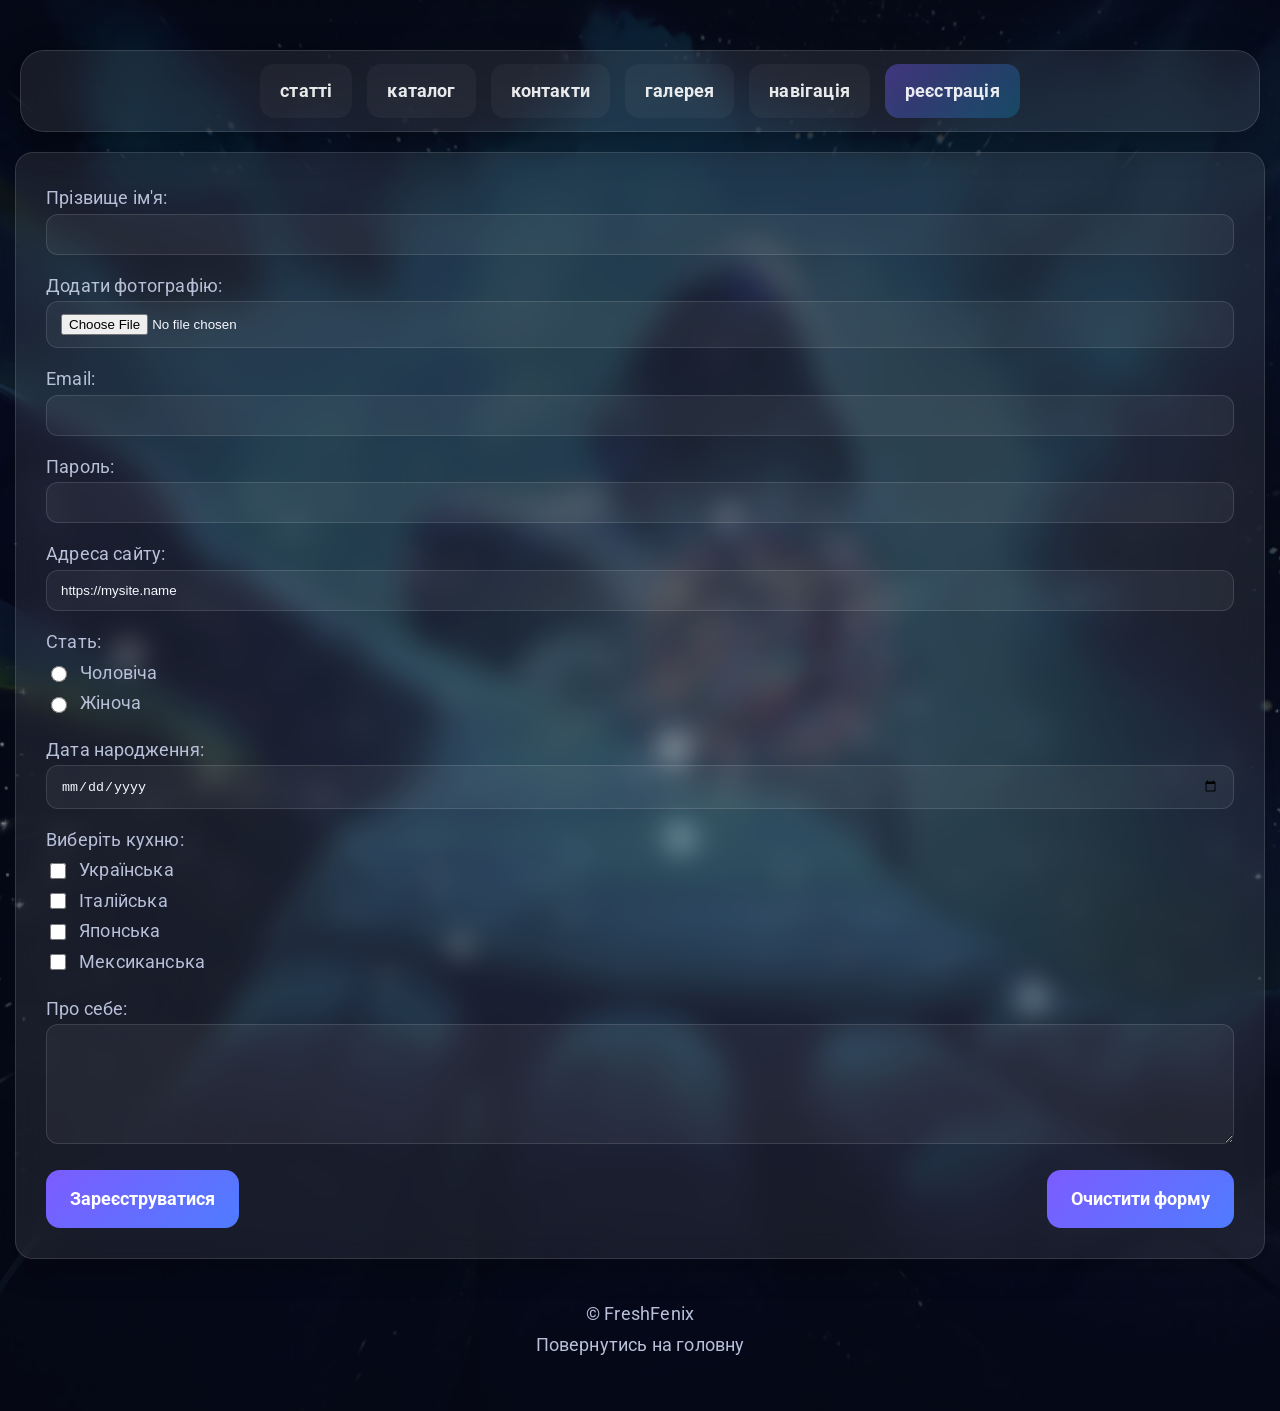
<file: pages/registration.html>
<!DOCTYPE html>
<html lang="en">

<head>
  <meta charset="UTF-8">
  <meta name="viewport" content="width=device-width, initial-scale=1.0">
  <link rel="stylesheet" href="../styles/style.css">
  <title>registration</title>
</head>

<body>
  <div class="wrapper">
    <header class="header">
      <div class="container">
        <div class="header__wrapper">
          <button class="header__burger" type="button" aria-label="Open menu">

            <span></span>
            <span></span>
            <span></span>
          </button>
          <nav class="header-nav">

            <ul class="header-nav-list">

              <li>
                <a class="header-nav-item" href="articles.html">

                  <span>статті</span>
                </a>
              </li>

              <li>
                <a class="header-nav-item" href="catalog.html">

                  <span>каталог</span>
                </a>
              </li>

              <li>
                <a class="header-nav-item" href="contacts.html">

                  <span>контакти</span>
                </a>
              </li>

              <li>
                <a class="header-nav-item" href="gallery.html">

                  <span>галерея</span>
                </a>
              </li>

              <li>
                <a class="header-nav-item" href="page-nav.html">

                  <span>навігація</span>
                </a>
              </li>

              <li>
                <a class="header-nav-item header-nav-item--active" href="registration.html">

                  <span>реєстрація</span>
                </a>
              </li>

            </ul>

          </nav>
        </div>
      </div>
    </header>
    <main>
      <div class="container">

        <form class="contacts-form" action="https://tests.fomenko.top/echo/index.php" method="get"
          enctype="multipart/form-data">

          <div>
            <label for="name">Прізвище ім'я:</label>
            <input class="capitalize" type="text" id="name" name="name" required>
          </div>


          <div>
            <label for="photo">Додати фотографію:</label>
            <input type="file" id="photo" name="photo" accept="image/*">
          </div>

          <div>
            <label for="email">Email:</label>
            <input type="email" id="email" name="email" required>
          </div>

          <div>
            <label for="password">Пароль:</label>
            <input type="password" id="password" name="password" required>
          </div>

          <div>
            <label for="website">Адреса сайту:</label>
            <input type="url" id="website" name="website" value="https://mysite.name">
          </div>

          <fieldset>
            <legend>Стать:</legend>

            <div class="form-input-box">
              <input type="radio" id="male" name="gender" value="male" required>
              <label for="male">Чоловіча</label>
            </div>

            <div class="form-input-box">
              <input type="radio" id="female" name="gender" value="female">
              <label for="female">Жіноча</label>
            </div>
          </fieldset>

          <div>
            <label for="birthdate">Дата народження:</label>
            <input type="date" id="birthdate" name="birthdate">
          </div>

          <fieldset>
            <legend>Виберіть кухню:</legend>

            <div class="form-input-box">
              <input type="checkbox" id="ukrainian" name="cuisine[]" value="ukrainian">
              <label for="ukrainian">Українська</label>
            </div>

            <div class="form-input-box">
              <input type="checkbox" id="italian" name="cuisine[]" value="italian">
              <label for="italian">Італійська</label>
            </div>

            <div class="form-input-box">
              <input type="checkbox" id="japanese" name="cuisine[]" value="japanese">
              <label for="japanese">Японська</label>
            </div>

            <div class="form-input-box">
              <input type="checkbox" id="mexican" name="cuisine[]" value="mexican">
              <label for="mexican">Мексиканська</label>
            </div>
          </fieldset>
          <div>
            <label for="about">Про себе:</label>
            <textarea class="capitalize" id="about" name="about" rows="5" cols="40"></textarea>
          </div>

          <div class="form-button-box">
            <button class="contacts-form-button" type="submit">Зареєструватися</button>
            <button class="contacts-form-button" type="reset">Очистити форму</button>
          </div>

        </form>
      </div>
    </main>
    <footer>
      <div class="footer container">
        <p>&copy; FreshFenix</p>
        <a href="../index.html">Повернутись на головну</a>
      </div>
    </footer>
  </div>
  <script>
    const burger = document.querySelector('.header__burger');
    const header = document.querySelector('.header');

    burger.addEventListener('click', () => {
      header.classList.toggle('header--open');
    });
  </script>
</body>

</html>
</file>
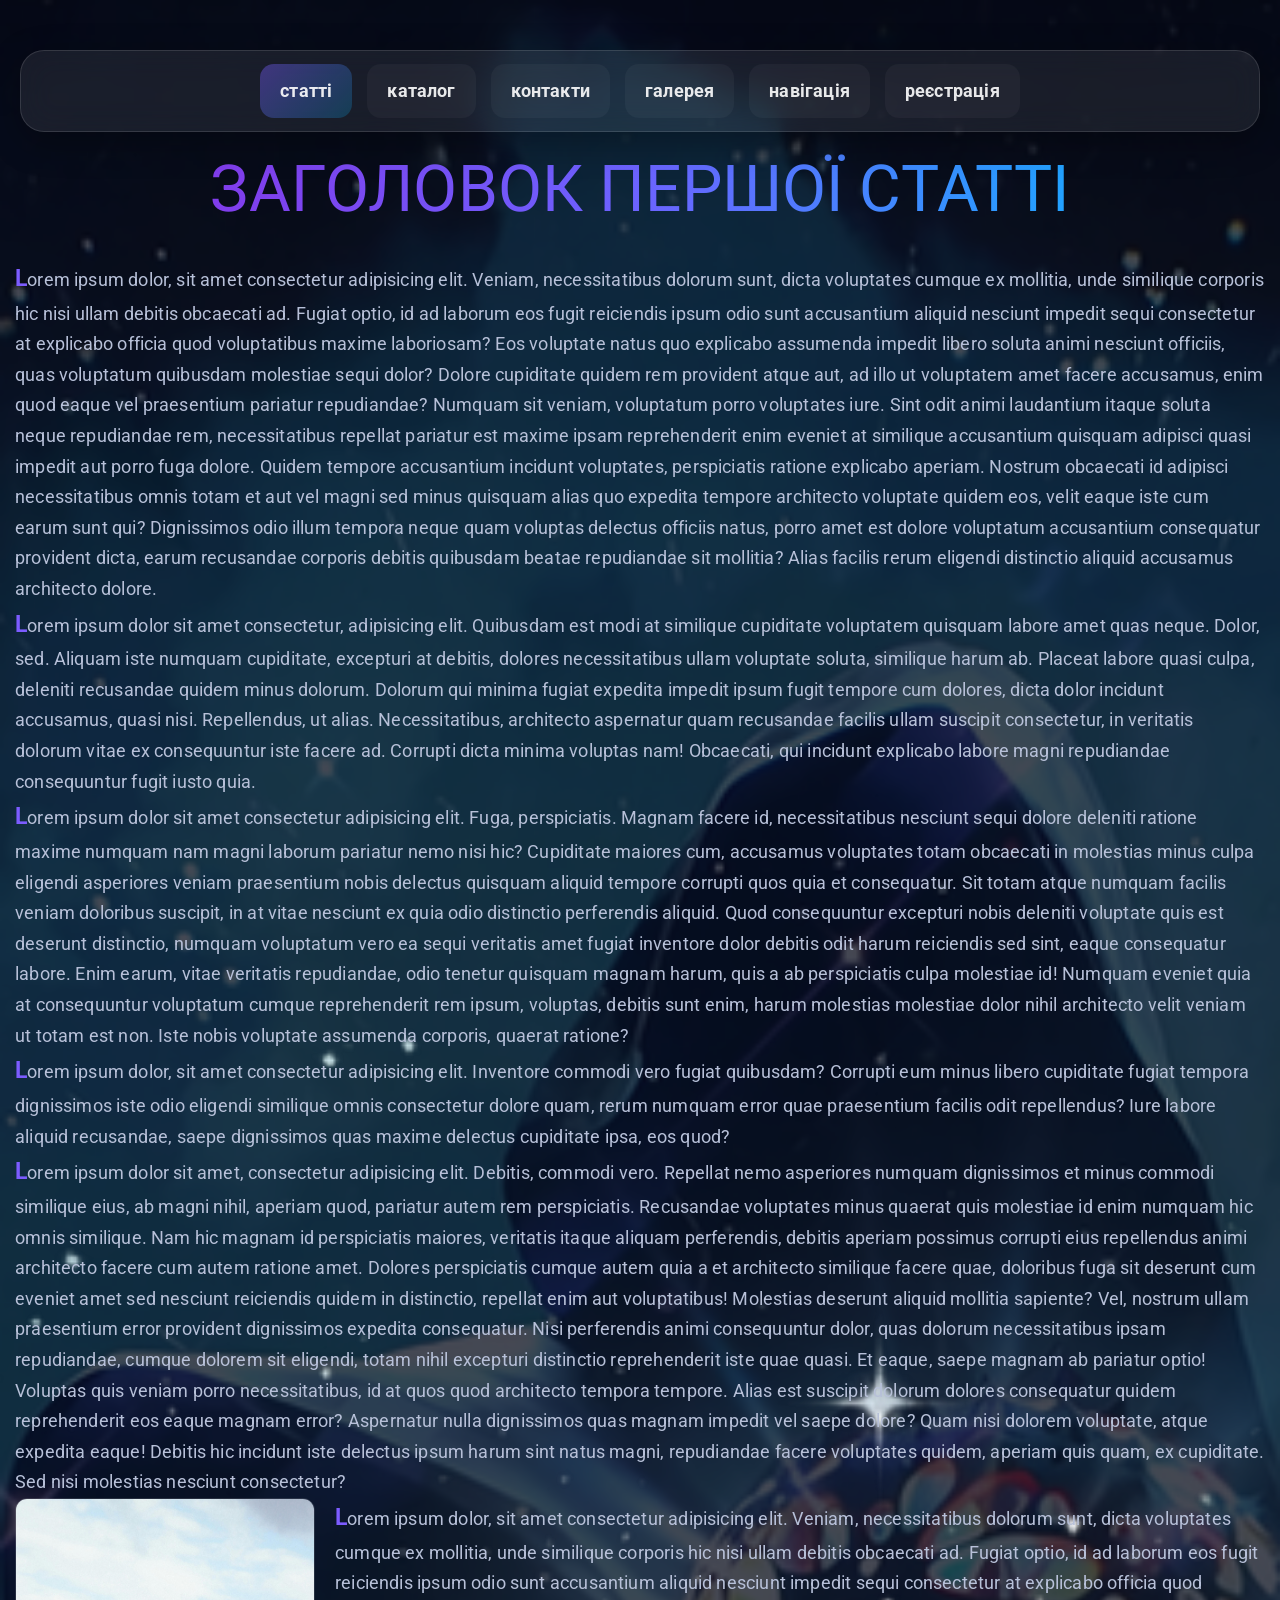
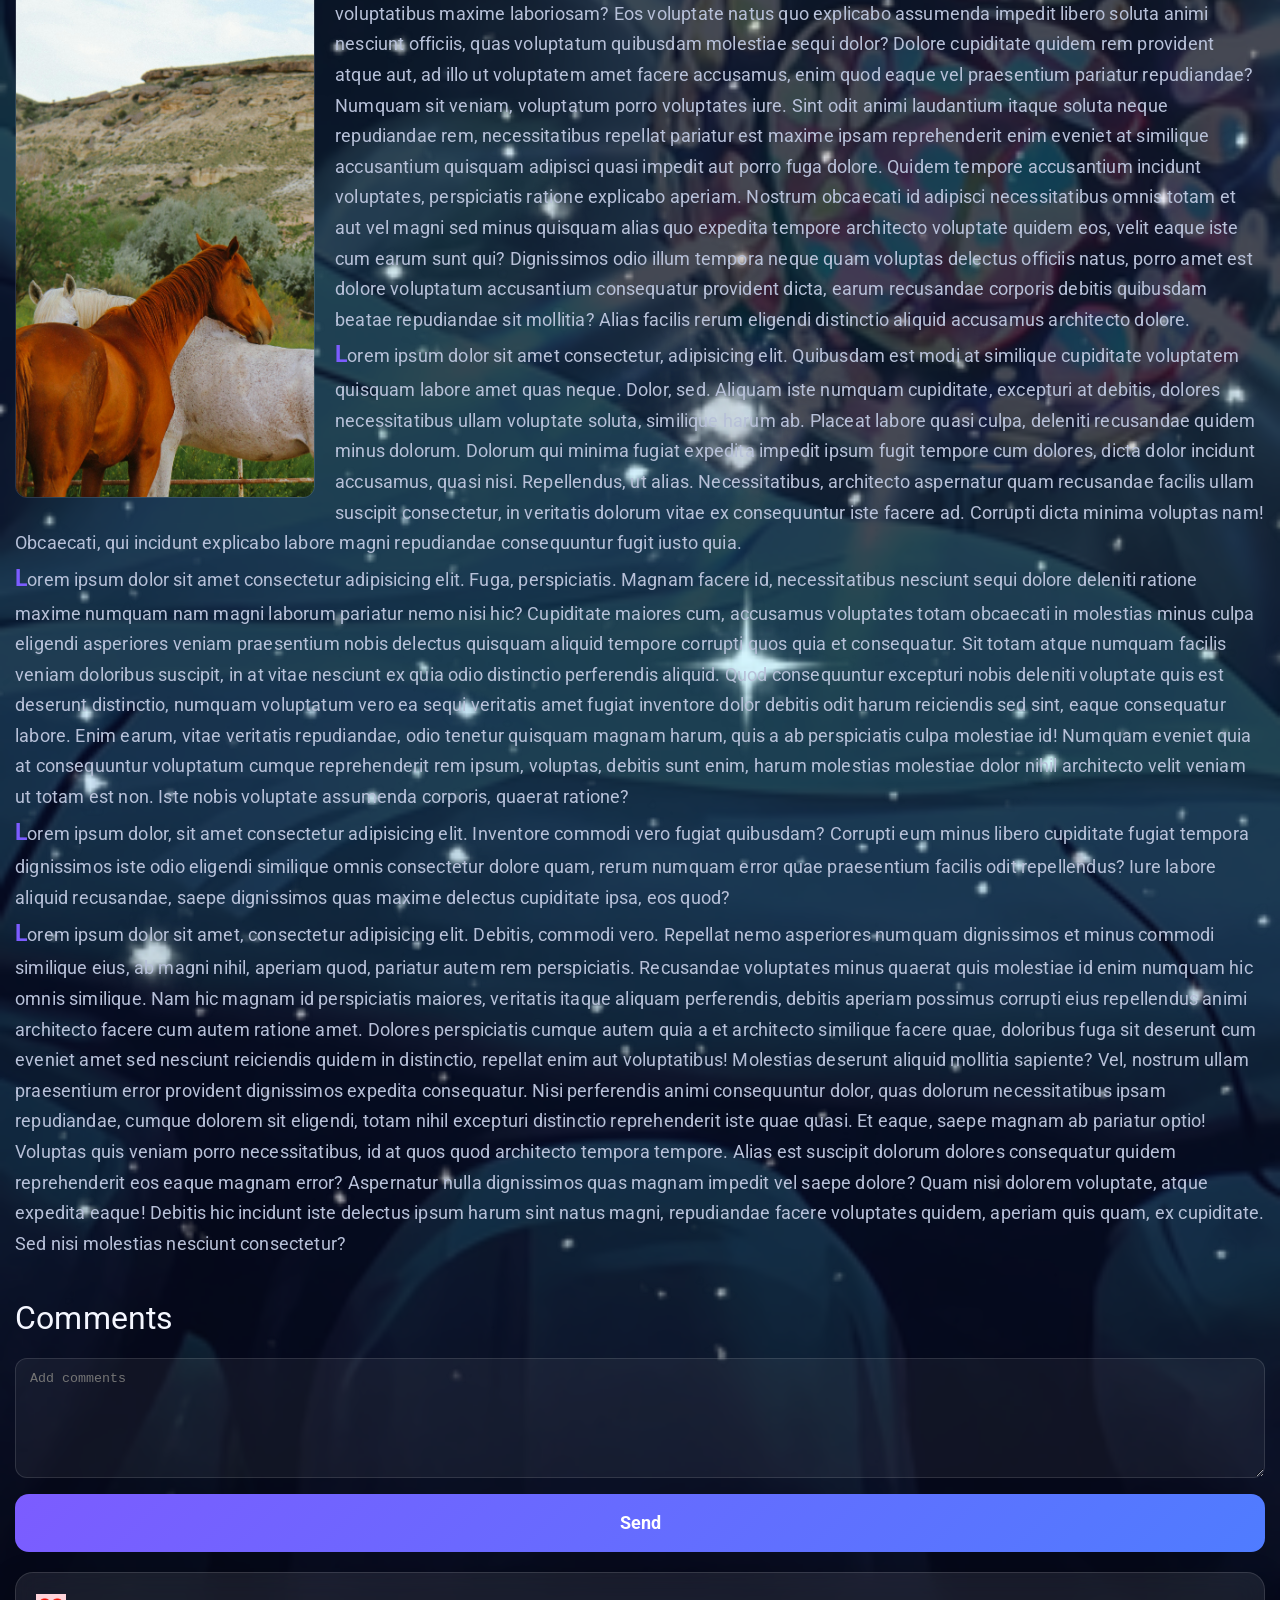
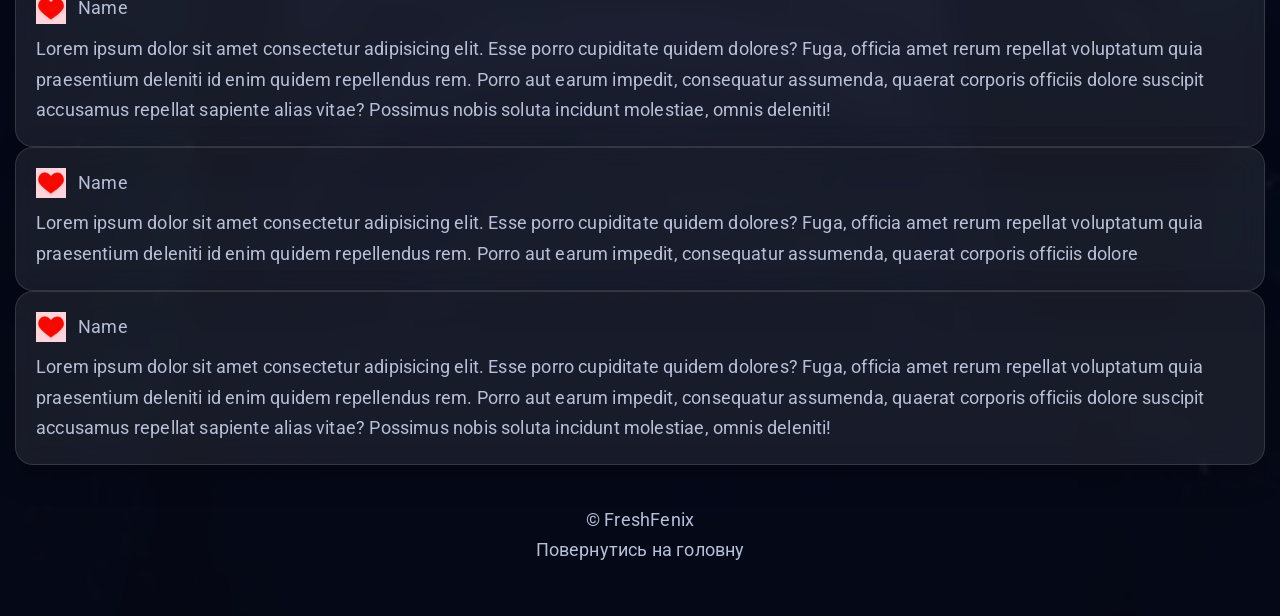
<file: pages/articles/article1.html>
<!DOCTYPE html>
<html lang="zxx">

<head>
  <meta charset="UTF-8">
  <meta name="viewport" content="width=device-width, initial-scale=1.0">
  <link rel="stylesheet" href="../../styles/style.css">
  <title>Article1</title>
</head>

<body>
  <div class="wrapper">
    <header class="header">
      <div class="container">
        <div class="header__wrapper">
          <button class="header__burger" type="button" aria-label="Open menu">

            <span></span>
            <span></span>
            <span></span>
          </button>
          <nav class="header-nav">

            <ul class="header-nav-list">

              <li>
                <a class="header-nav-item header-nav-item--active" href="../articles.html">

                  <span>статті</span>
                </a>
              </li>

              <li>
                <a class="header-nav-item" href="../catalog.html">

                  <span>каталог</span>
                </a>
              </li>

              <li>
                <a class="header-nav-item" href="../contacts.html">

                  <span>контакти</span>
                </a>
              </li>

              <li>
                <a class="header-nav-item" href="../gallery.html">

                  <span>галерея</span>
                </a>
              </li>

              <li>
                <a class="header-nav-item" href="../page-nav.html">

                  <span>навігація</span>
                </a>
              </li>

              <li>
                <a class="header-nav-item" href="../registration.html">

                  <span>реєстрація</span>
                </a>
              </li>

            </ul>

          </nav>
        </div>
      </div>
    </header>
    <main>
      <div class="container">
        <section class="article">
          <h1 class="article-title">Заголовок першої статті</h1>
          <div>
            <p>Lorem ipsum dolor, sit amet consectetur adipisicing elit. Veniam, necessitatibus dolorum sunt, dicta
              voluptates cumque ex mollitia, unde similique corporis hic nisi ullam debitis obcaecati ad. Fugiat optio,
              id
              ad laborum eos fugit reiciendis ipsum odio sunt accusantium aliquid nesciunt impedit sequi consectetur at
              explicabo officia quod voluptatibus maxime laboriosam? Eos voluptate natus quo explicabo assumenda impedit
              libero soluta animi nesciunt officiis, quas voluptatum quibusdam molestiae sequi dolor? Dolore cupiditate
              quidem rem provident atque aut, ad illo ut voluptatem amet facere accusamus, enim quod eaque vel
              praesentium
              pariatur repudiandae? Numquam sit veniam, voluptatum porro voluptates iure. Sint odit animi laudantium
              itaque
              soluta neque repudiandae rem, necessitatibus repellat pariatur est maxime ipsam reprehenderit enim eveniet
              at
              similique accusantium quisquam adipisci quasi impedit aut porro fuga dolore. Quidem tempore accusantium
              incidunt voluptates, perspiciatis ratione explicabo aperiam. Nostrum obcaecati id adipisci necessitatibus
              omnis totam et aut vel magni sed minus quisquam alias quo expedita tempore architecto voluptate quidem
              eos,
              velit eaque iste cum earum sunt qui? Dignissimos odio illum tempora neque quam voluptas delectus officiis
              natus, porro amet est dolore voluptatum accusantium consequatur provident dicta, earum recusandae corporis
              debitis quibusdam beatae repudiandae sit mollitia? Alias facilis rerum eligendi distinctio aliquid
              accusamus
              architecto dolore.</p>
            <p>Lorem ipsum dolor sit amet consectetur, adipisicing elit. Quibusdam est modi at similique cupiditate
              voluptatem quisquam labore amet quas neque. Dolor, sed. Aliquam iste numquam cupiditate, excepturi at
              debitis,
              dolores necessitatibus ullam voluptate soluta, similique harum ab. Placeat labore quasi culpa, deleniti
              recusandae quidem minus dolorum. Dolorum qui minima fugiat expedita impedit ipsum fugit tempore cum
              dolores,
              dicta dolor incidunt accusamus, quasi nisi. Repellendus, ut alias. Necessitatibus, architecto aspernatur
              quam
              recusandae facilis ullam suscipit consectetur, in veritatis dolorum vitae ex consequuntur iste facere ad.
              Corrupti dicta minima voluptas nam! Obcaecati, qui incidunt explicabo labore magni repudiandae
              consequuntur
              fugit iusto quia.</p>
            <p>Lorem ipsum dolor sit amet consectetur adipisicing elit. Fuga, perspiciatis. Magnam facere id,
              necessitatibus
              nesciunt sequi dolore deleniti ratione maxime numquam nam magni laborum pariatur nemo nisi hic? Cupiditate
              maiores cum, accusamus voluptates totam obcaecati in molestias minus culpa eligendi asperiores veniam
              praesentium nobis delectus quisquam aliquid tempore corrupti quos quia et consequatur. Sit totam atque
              numquam
              facilis veniam doloribus suscipit, in at vitae nesciunt ex quia odio distinctio perferendis aliquid. Quod
              consequuntur excepturi nobis deleniti voluptate quis est deserunt distinctio, numquam voluptatum vero ea
              sequi
              veritatis amet fugiat inventore dolor debitis odit harum reiciendis sed sint, eaque consequatur labore.
              Enim
              earum, vitae veritatis repudiandae, odio tenetur quisquam magnam harum, quis a ab perspiciatis culpa
              molestiae
              id! Numquam eveniet quia at consequuntur voluptatum cumque reprehenderit rem ipsum, voluptas, debitis sunt
              enim, harum molestias molestiae dolor nihil architecto velit veniam ut totam est non. Iste nobis voluptate
              assumenda corporis, quaerat ratione?</p>
            <p>Lorem ipsum dolor, sit amet consectetur adipisicing elit. Inventore commodi vero fugiat quibusdam?
              Corrupti
              eum minus libero cupiditate fugiat tempora dignissimos iste odio eligendi similique omnis consectetur
              dolore
              quam, rerum numquam error quae praesentium facilis odit repellendus? Iure labore aliquid recusandae, saepe
              dignissimos quas maxime delectus cupiditate ipsa, eos quod?</p>
            <p>Lorem ipsum dolor sit amet, consectetur adipisicing elit. Debitis, commodi vero. Repellat nemo asperiores
              numquam dignissimos et minus commodi similique eius, ab magni nihil, aperiam quod, pariatur autem rem
              perspiciatis. Recusandae voluptates minus quaerat quis molestiae id enim numquam hic omnis similique. Nam
              hic
              magnam id perspiciatis maiores, veritatis itaque aliquam perferendis, debitis aperiam possimus corrupti
              eius
              repellendus animi architecto facere cum autem ratione amet. Dolores perspiciatis cumque autem quia a et
              architecto similique facere quae, doloribus fuga sit deserunt cum eveniet amet sed nesciunt reiciendis
              quidem
              in distinctio, repellat enim aut voluptatibus! Molestias deserunt aliquid mollitia sapiente? Vel, nostrum
              ullam praesentium error provident dignissimos expedita consequatur. Nisi perferendis animi consequuntur
              dolor,
              quas dolorum necessitatibus ipsam repudiandae, cumque dolorem sit eligendi, totam nihil excepturi
              distinctio
              reprehenderit iste quae quasi. Et eaque, saepe magnam ab pariatur optio! Voluptas quis veniam porro
              necessitatibus, id at quos quod architecto tempora tempore. Alias est suscipit dolorum dolores consequatur
              quidem reprehenderit eos eaque magnam error? Aspernatur nulla dignissimos quas magnam impedit vel saepe
              dolore? Quam nisi dolorem voluptate, atque expedita eaque! Debitis hic incidunt iste delectus ipsum harum
              sint
              natus magni, repudiandae facere voluptates quidem, aperiam quis quam, ex cupiditate. Sed nisi molestias
              nesciunt consectetur?</p>
          </div>
          <img src="../../images/animals.jpg" class="article-img" alt="animals" width="600" height="600">
          <div>
            <p>Lorem ipsum dolor, sit amet consectetur adipisicing elit. Veniam, necessitatibus dolorum sunt, dicta
              voluptates cumque ex mollitia, unde similique corporis hic nisi ullam debitis obcaecati ad. Fugiat optio,
              id
              ad laborum eos fugit reiciendis ipsum odio sunt accusantium aliquid nesciunt impedit sequi consectetur at
              explicabo officia quod voluptatibus maxime laboriosam? Eos voluptate natus quo explicabo assumenda impedit
              libero soluta animi nesciunt officiis, quas voluptatum quibusdam molestiae sequi dolor? Dolore cupiditate
              quidem rem provident atque aut, ad illo ut voluptatem amet facere accusamus, enim quod eaque vel
              praesentium
              pariatur repudiandae? Numquam sit veniam, voluptatum porro voluptates iure. Sint odit animi laudantium
              itaque
              soluta neque repudiandae rem, necessitatibus repellat pariatur est maxime ipsam reprehenderit enim eveniet
              at
              similique accusantium quisquam adipisci quasi impedit aut porro fuga dolore. Quidem tempore accusantium
              incidunt voluptates, perspiciatis ratione explicabo aperiam. Nostrum obcaecati id adipisci necessitatibus
              omnis totam et aut vel magni sed minus quisquam alias quo expedita tempore architecto voluptate quidem
              eos,
              velit eaque iste cum earum sunt qui? Dignissimos odio illum tempora neque quam voluptas delectus officiis
              natus, porro amet est dolore voluptatum accusantium consequatur provident dicta, earum recusandae corporis
              debitis quibusdam beatae repudiandae sit mollitia? Alias facilis rerum eligendi distinctio aliquid
              accusamus
              architecto dolore.</p>
            <p>Lorem ipsum dolor sit amet consectetur, adipisicing elit. Quibusdam est modi at similique cupiditate
              voluptatem quisquam labore amet quas neque. Dolor, sed. Aliquam iste numquam cupiditate, excepturi at
              debitis,
              dolores necessitatibus ullam voluptate soluta, similique harum ab. Placeat labore quasi culpa, deleniti
              recusandae quidem minus dolorum. Dolorum qui minima fugiat expedita impedit ipsum fugit tempore cum
              dolores,
              dicta dolor incidunt accusamus, quasi nisi. Repellendus, ut alias. Necessitatibus, architecto aspernatur
              quam
              recusandae facilis ullam suscipit consectetur, in veritatis dolorum vitae ex consequuntur iste facere ad.
              Corrupti dicta minima voluptas nam! Obcaecati, qui incidunt explicabo labore magni repudiandae
              consequuntur
              fugit iusto quia.</p>
            <p>Lorem ipsum dolor sit amet consectetur adipisicing elit. Fuga, perspiciatis. Magnam facere id,
              necessitatibus
              nesciunt sequi dolore deleniti ratione maxime numquam nam magni laborum pariatur nemo nisi hic? Cupiditate
              maiores cum, accusamus voluptates totam obcaecati in molestias minus culpa eligendi asperiores veniam
              praesentium nobis delectus quisquam aliquid tempore corrupti quos quia et consequatur. Sit totam atque
              numquam
              facilis veniam doloribus suscipit, in at vitae nesciunt ex quia odio distinctio perferendis aliquid. Quod
              consequuntur excepturi nobis deleniti voluptate quis est deserunt distinctio, numquam voluptatum vero ea
              sequi
              veritatis amet fugiat inventore dolor debitis odit harum reiciendis sed sint, eaque consequatur labore.
              Enim
              earum, vitae veritatis repudiandae, odio tenetur quisquam magnam harum, quis a ab perspiciatis culpa
              molestiae
              id! Numquam eveniet quia at consequuntur voluptatum cumque reprehenderit rem ipsum, voluptas, debitis sunt
              enim, harum molestias molestiae dolor nihil architecto velit veniam ut totam est non. Iste nobis voluptate
              assumenda corporis, quaerat ratione?</p>
            <p>Lorem ipsum dolor, sit amet consectetur adipisicing elit. Inventore commodi vero fugiat quibusdam?
              Corrupti
              eum minus libero cupiditate fugiat tempora dignissimos iste odio eligendi similique omnis consectetur
              dolore
              quam, rerum numquam error quae praesentium facilis odit repellendus? Iure labore aliquid recusandae, saepe
              dignissimos quas maxime delectus cupiditate ipsa, eos quod?</p>
            <p>Lorem ipsum dolor sit amet, consectetur adipisicing elit. Debitis, commodi vero. Repellat nemo asperiores
              numquam dignissimos et minus commodi similique eius, ab magni nihil, aperiam quod, pariatur autem rem
              perspiciatis. Recusandae voluptates minus quaerat quis molestiae id enim numquam hic omnis similique. Nam
              hic
              magnam id perspiciatis maiores, veritatis itaque aliquam perferendis, debitis aperiam possimus corrupti
              eius
              repellendus animi architecto facere cum autem ratione amet. Dolores perspiciatis cumque autem quia a et
              architecto similique facere quae, doloribus fuga sit deserunt cum eveniet amet sed nesciunt reiciendis
              quidem
              in distinctio, repellat enim aut voluptatibus! Molestias deserunt aliquid mollitia sapiente? Vel, nostrum
              ullam praesentium error provident dignissimos expedita consequatur. Nisi perferendis animi consequuntur
              dolor,
              quas dolorum necessitatibus ipsam repudiandae, cumque dolorem sit eligendi, totam nihil excepturi
              distinctio
              reprehenderit iste quae quasi. Et eaque, saepe magnam ab pariatur optio! Voluptas quis veniam porro
              necessitatibus, id at quos quod architecto tempora tempore. Alias est suscipit dolorum dolores consequatur
              quidem reprehenderit eos eaque magnam error? Aspernatur nulla dignissimos quas magnam impedit vel saepe
              dolore? Quam nisi dolorem voluptate, atque expedita eaque! Debitis hic incidunt iste delectus ipsum harum
              sint
              natus magni, repudiandae facere voluptates quidem, aperiam quis quam, ex cupiditate. Sed nisi molestias
              nesciunt consectetur?</p>
          </div>
        </section>
        <section class="comments" id="comments">
          <h2>Comments</h2>
          <form class="comments-form" action="/submit" method="post">
            <textarea name="comments" id="comm" required placeholder="Add comments" rows="5" cols="79"></textarea>
            <button class="contacts-form-button" type="submit">Send</button>
          </form>
          <ul class="comments-list">
            <li class="comment">
              <div class="comment-box"><img src="../../images/logo.webp" alt="avatar" width="30"
                  height="30"><span>Name</span></div>
              <div>
                <p>Lorem ipsum dolor sit amet consectetur adipisicing elit. Esse porro cupiditate quidem dolores? Fuga,
                  officia amet rerum repellat voluptatum quia praesentium deleniti id enim quidem repellendus rem. Porro
                  aut
                  earum impedit, consequatur assumenda, quaerat corporis officiis dolore suscipit accusamus repellat
                  sapiente
                  alias vitae? Possimus nobis soluta incidunt molestiae, omnis deleniti!</p>
              </div>
            </li>
            <li class="comment">
              <div class="comment-box"><img src="../../images/logo.webp" alt="avatar" width="30"
                  height="30"><span>Name</span></div>
              <div>
                <p>Lorem ipsum dolor sit amet consectetur adipisicing elit. Esse porro cupiditate quidem dolores? Fuga,
                  officia amet rerum repellat voluptatum quia praesentium deleniti id enim quidem repellendus rem. Porro
                  aut
                  earum impedit, consequatur assumenda, quaerat corporis officiis dolore </p>
              </div>

            </li>
            <li class="comment">
              <div class="comment-box"><img src="../../images/logo.webp" alt="avatar" width="30"
                  height="30"><span>Name</span></div>
              <div>
                <p>Lorem ipsum dolor sit amet consectetur adipisicing elit. Esse porro cupiditate quidem dolores? Fuga,
                  officia amet rerum repellat voluptatum quia praesentium deleniti id enim quidem repellendus rem. Porro
                  aut
                  earum impedit, consequatur assumenda, quaerat corporis officiis dolore suscipit accusamus repellat
                  sapiente
                  alias vitae? Possimus nobis soluta incidunt molestiae, omnis deleniti!</p>
              </div>
            </li>
          </ul>
        </section>
      </div>
    </main>
    <footer>
      <div class="container footer">
        <p>&copy; FreshFenix</p>
        <a href="../../index.html">Повернутись на головну</a>
      </div>
    </footer>
  </div>
  <script>
    const burger = document.querySelector('.header__burger');
    const header = document.querySelector('.header');

    burger.addEventListener('click', () => {
      header.classList.toggle('header--open');
    });
  </script>
</body>

</html>
</file>
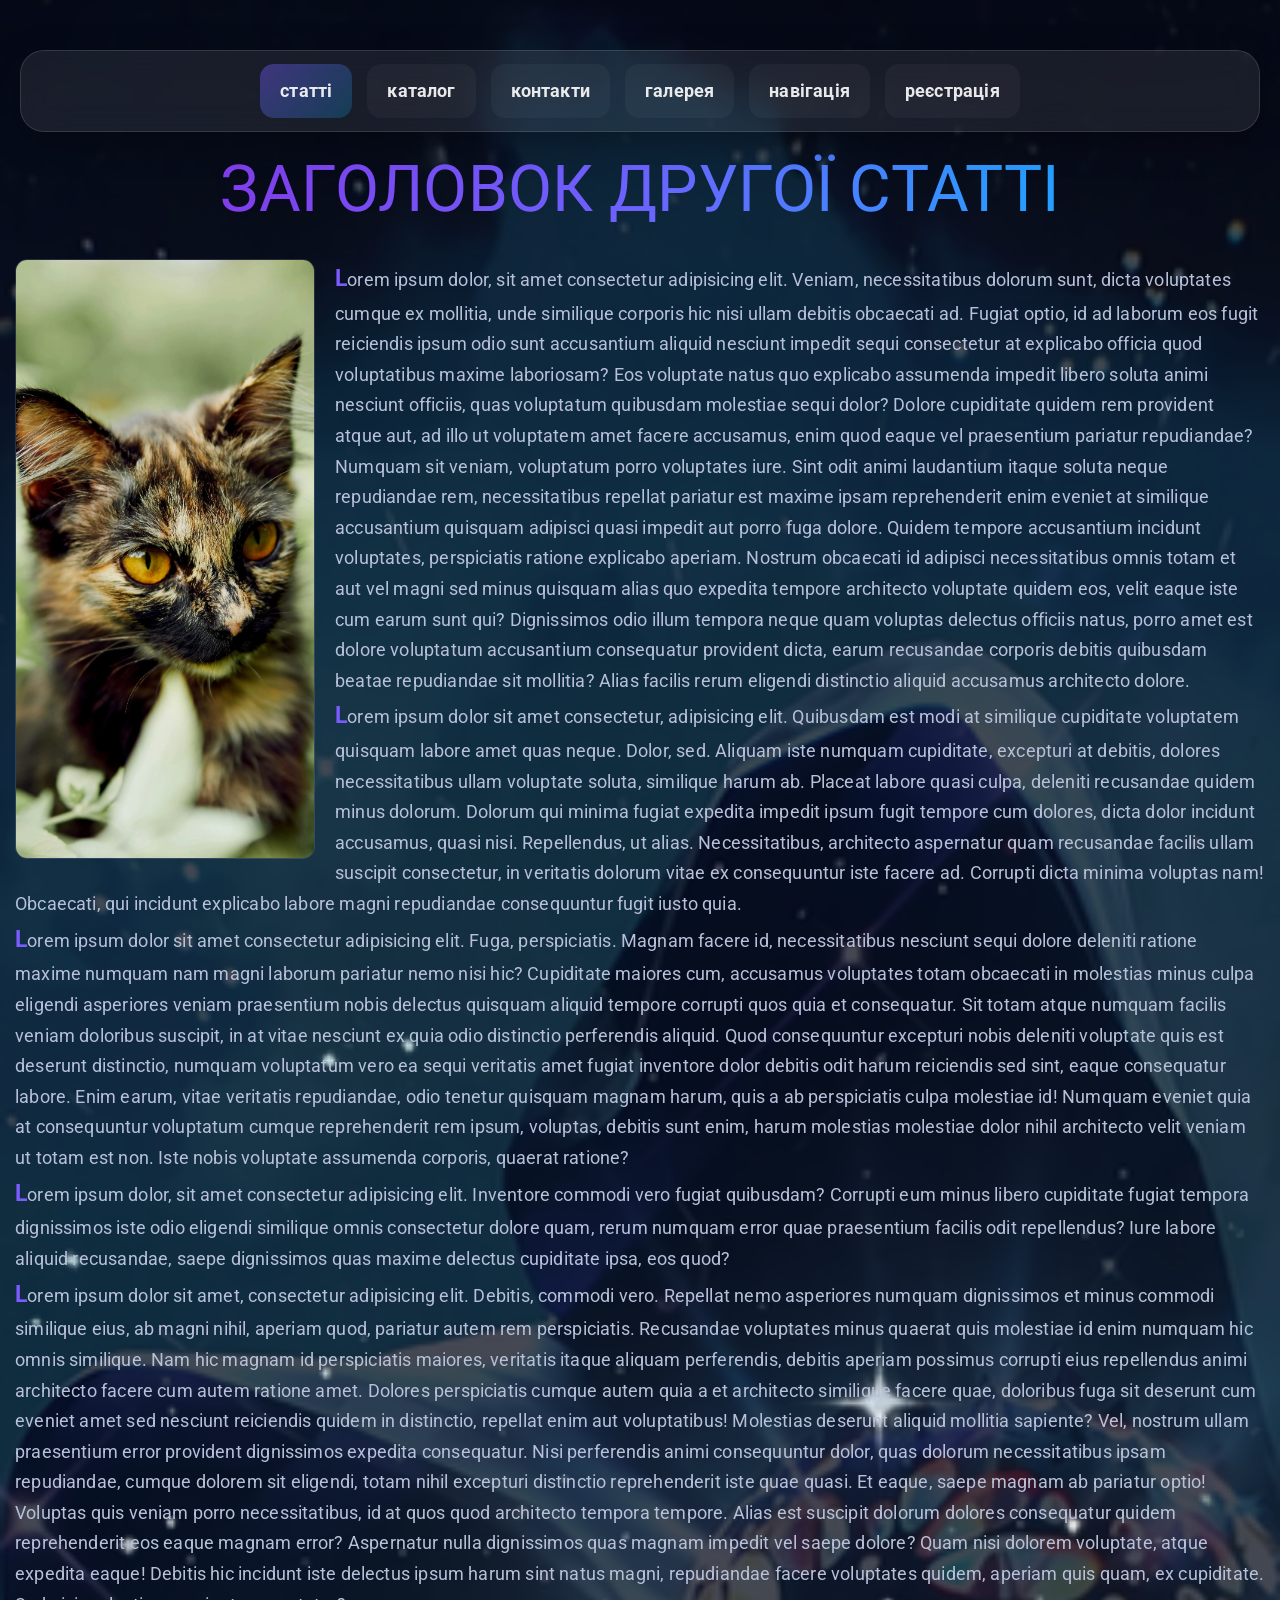
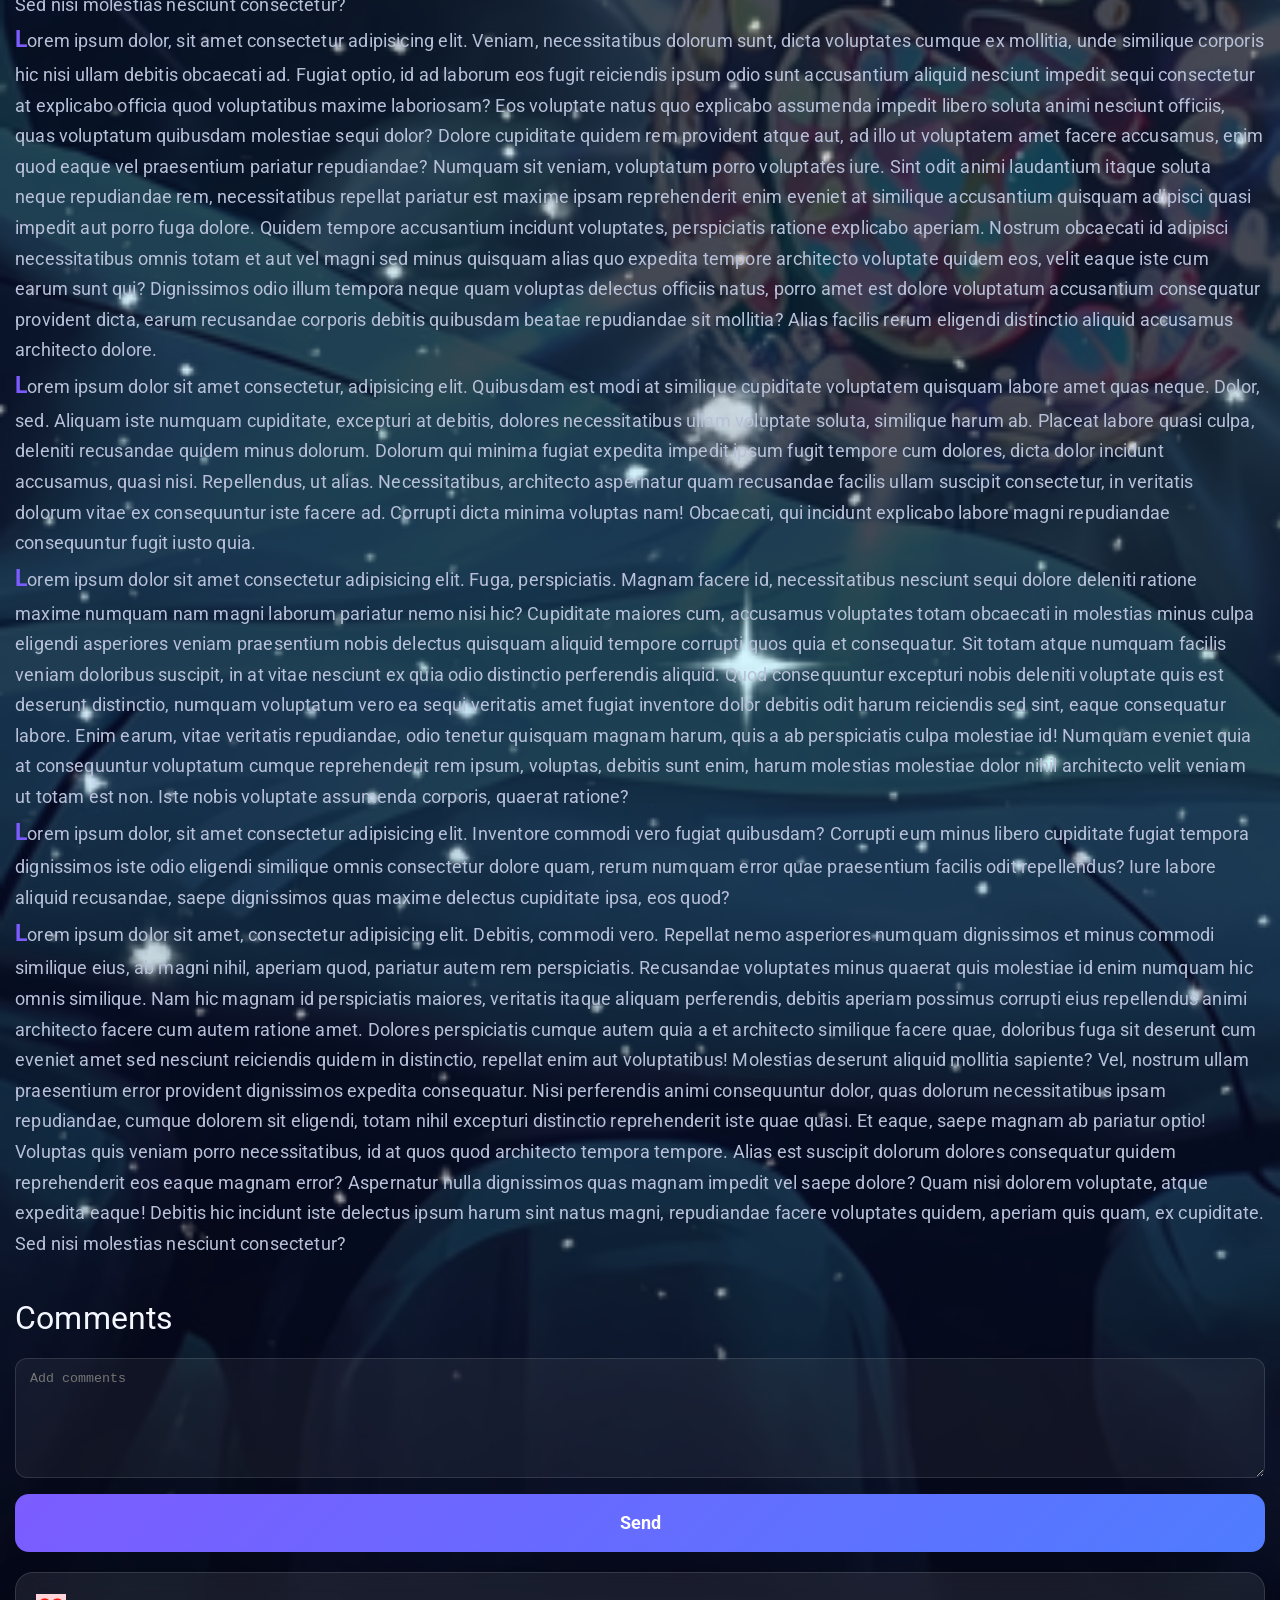
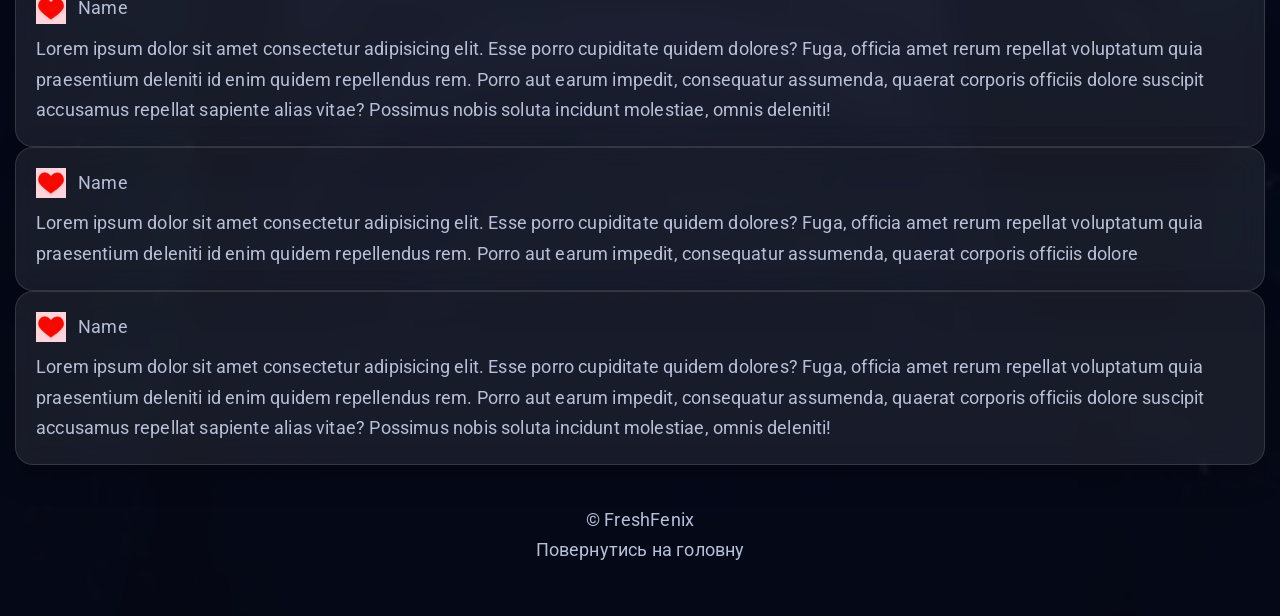
<file: pages/articles/article2.html>
<!DOCTYPE html>
<html lang="zxx">

<head>
  <meta charset="UTF-8">
  <meta name="viewport" content="width=device-width, initial-scale=1.0">
  <link rel="stylesheet" href="../../styles/style.css">
  <title>article2</title>
</head>

<body>
  <div class="wrapper">
    <header class="header">
      <div class="container">
        <div class="header__wrapper">
          <button class="header__burger" type="button" aria-label="Open menu">

            <span></span>
            <span></span>
            <span></span>
          </button>
          <nav class="header-nav">

            <ul class="header-nav-list">

              <li>
                <a class="header-nav-item header-nav-item--active" href="../articles.html">

                  <span>статті</span>
                </a>
              </li>

              <li>
                <a class="header-nav-item" href="../catalog.html">

                  <span>каталог</span>
                </a>
              </li>

              <li>
                <a class="header-nav-item" href="../contacts.html">

                  <span>контакти</span>
                </a>
              </li>

              <li>
                <a class="header-nav-item" href="../gallery.html">

                  <span>галерея</span>
                </a>
              </li>

              <li>
                <a class="header-nav-item" href="../page-nav.html">

                  <span>навігація</span>
                </a>
              </li>

              <li>
                <a class="header-nav-item" href="../registration.html">

                  <span>реєстрація</span>
                </a>
              </li>

            </ul>

          </nav>
        </div>
      </div>
    </header>
    <main>
      <div class="container">
        <section class="article">

          <h1 class="article-title">Заголовок другої статті</h1>
          <div>
            <img src="../../images/kitten.webp" class="article-img" alt="kitten" width="600" height="600">
          </div>
          <div>
            <p>Lorem ipsum dolor, sit amet consectetur adipisicing elit. Veniam, necessitatibus dolorum sunt, dicta
              voluptates cumque ex mollitia, unde similique corporis hic nisi ullam debitis obcaecati ad. Fugiat optio,
              id
              ad laborum eos fugit reiciendis ipsum odio sunt accusantium aliquid nesciunt impedit sequi consectetur at
              explicabo officia quod voluptatibus maxime laboriosam? Eos voluptate natus quo explicabo assumenda impedit
              libero soluta animi nesciunt officiis, quas voluptatum quibusdam molestiae sequi dolor? Dolore cupiditate
              quidem rem provident atque aut, ad illo ut voluptatem amet facere accusamus, enim quod eaque vel
              praesentium
              pariatur repudiandae? Numquam sit veniam, voluptatum porro voluptates iure. Sint odit animi laudantium
              itaque
              soluta neque repudiandae rem, necessitatibus repellat pariatur est maxime ipsam reprehenderit enim eveniet
              at
              similique accusantium quisquam adipisci quasi impedit aut porro fuga dolore. Quidem tempore accusantium
              incidunt voluptates, perspiciatis ratione explicabo aperiam. Nostrum obcaecati id adipisci necessitatibus
              omnis totam et aut vel magni sed minus quisquam alias quo expedita tempore architecto voluptate quidem
              eos,
              velit eaque iste cum earum sunt qui? Dignissimos odio illum tempora neque quam voluptas delectus officiis
              natus, porro amet est dolore voluptatum accusantium consequatur provident dicta, earum recusandae corporis
              debitis quibusdam beatae repudiandae sit mollitia? Alias facilis rerum eligendi distinctio aliquid
              accusamus
              architecto dolore.</p>
            <p>Lorem ipsum dolor sit amet consectetur, adipisicing elit. Quibusdam est modi at similique cupiditate
              voluptatem quisquam labore amet quas neque. Dolor, sed. Aliquam iste numquam cupiditate, excepturi at
              debitis,
              dolores necessitatibus ullam voluptate soluta, similique harum ab. Placeat labore quasi culpa, deleniti
              recusandae quidem minus dolorum. Dolorum qui minima fugiat expedita impedit ipsum fugit tempore cum
              dolores,
              dicta dolor incidunt accusamus, quasi nisi. Repellendus, ut alias. Necessitatibus, architecto aspernatur
              quam
              recusandae facilis ullam suscipit consectetur, in veritatis dolorum vitae ex consequuntur iste facere ad.
              Corrupti dicta minima voluptas nam! Obcaecati, qui incidunt explicabo labore magni repudiandae
              consequuntur
              fugit iusto quia.</p>
            <p>Lorem ipsum dolor sit amet consectetur adipisicing elit. Fuga, perspiciatis. Magnam facere id,
              necessitatibus
              nesciunt sequi dolore deleniti ratione maxime numquam nam magni laborum pariatur nemo nisi hic? Cupiditate
              maiores cum, accusamus voluptates totam obcaecati in molestias minus culpa eligendi asperiores veniam
              praesentium nobis delectus quisquam aliquid tempore corrupti quos quia et consequatur. Sit totam atque
              numquam
              facilis veniam doloribus suscipit, in at vitae nesciunt ex quia odio distinctio perferendis aliquid. Quod
              consequuntur excepturi nobis deleniti voluptate quis est deserunt distinctio, numquam voluptatum vero ea
              sequi
              veritatis amet fugiat inventore dolor debitis odit harum reiciendis sed sint, eaque consequatur labore.
              Enim
              earum, vitae veritatis repudiandae, odio tenetur quisquam magnam harum, quis a ab perspiciatis culpa
              molestiae
              id! Numquam eveniet quia at consequuntur voluptatum cumque reprehenderit rem ipsum, voluptas, debitis sunt
              enim, harum molestias molestiae dolor nihil architecto velit veniam ut totam est non. Iste nobis voluptate
              assumenda corporis, quaerat ratione?</p>
            <p>Lorem ipsum dolor, sit amet consectetur adipisicing elit. Inventore commodi vero fugiat quibusdam?
              Corrupti
              eum minus libero cupiditate fugiat tempora dignissimos iste odio eligendi similique omnis consectetur
              dolore
              quam, rerum numquam error quae praesentium facilis odit repellendus? Iure labore aliquid recusandae, saepe
              dignissimos quas maxime delectus cupiditate ipsa, eos quod?</p>
            <p>Lorem ipsum dolor sit amet, consectetur adipisicing elit. Debitis, commodi vero. Repellat nemo asperiores
              numquam dignissimos et minus commodi similique eius, ab magni nihil, aperiam quod, pariatur autem rem
              perspiciatis. Recusandae voluptates minus quaerat quis molestiae id enim numquam hic omnis similique. Nam
              hic
              magnam id perspiciatis maiores, veritatis itaque aliquam perferendis, debitis aperiam possimus corrupti
              eius
              repellendus animi architecto facere cum autem ratione amet. Dolores perspiciatis cumque autem quia a et
              architecto similique facere quae, doloribus fuga sit deserunt cum eveniet amet sed nesciunt reiciendis
              quidem
              in distinctio, repellat enim aut voluptatibus! Molestias deserunt aliquid mollitia sapiente? Vel, nostrum
              ullam praesentium error provident dignissimos expedita consequatur. Nisi perferendis animi consequuntur
              dolor,
              quas dolorum necessitatibus ipsam repudiandae, cumque dolorem sit eligendi, totam nihil excepturi
              distinctio
              reprehenderit iste quae quasi. Et eaque, saepe magnam ab pariatur optio! Voluptas quis veniam porro
              necessitatibus, id at quos quod architecto tempora tempore. Alias est suscipit dolorum dolores consequatur
              quidem reprehenderit eos eaque magnam error? Aspernatur nulla dignissimos quas magnam impedit vel saepe
              dolore? Quam nisi dolorem voluptate, atque expedita eaque! Debitis hic incidunt iste delectus ipsum harum
              sint
              natus magni, repudiandae facere voluptates quidem, aperiam quis quam, ex cupiditate. Sed nisi molestias
              nesciunt consectetur?</p>
          </div>
          <div>
            <p>Lorem ipsum dolor, sit amet consectetur adipisicing elit. Veniam, necessitatibus dolorum sunt, dicta
              voluptates cumque ex mollitia, unde similique corporis hic nisi ullam debitis obcaecati ad. Fugiat optio,
              id
              ad laborum eos fugit reiciendis ipsum odio sunt accusantium aliquid nesciunt impedit sequi consectetur at
              explicabo officia quod voluptatibus maxime laboriosam? Eos voluptate natus quo explicabo assumenda impedit
              libero soluta animi nesciunt officiis, quas voluptatum quibusdam molestiae sequi dolor? Dolore cupiditate
              quidem rem provident atque aut, ad illo ut voluptatem amet facere accusamus, enim quod eaque vel
              praesentium
              pariatur repudiandae? Numquam sit veniam, voluptatum porro voluptates iure. Sint odit animi laudantium
              itaque
              soluta neque repudiandae rem, necessitatibus repellat pariatur est maxime ipsam reprehenderit enim eveniet
              at
              similique accusantium quisquam adipisci quasi impedit aut porro fuga dolore. Quidem tempore accusantium
              incidunt voluptates, perspiciatis ratione explicabo aperiam. Nostrum obcaecati id adipisci necessitatibus
              omnis totam et aut vel magni sed minus quisquam alias quo expedita tempore architecto voluptate quidem
              eos,
              velit eaque iste cum earum sunt qui? Dignissimos odio illum tempora neque quam voluptas delectus officiis
              natus, porro amet est dolore voluptatum accusantium consequatur provident dicta, earum recusandae corporis
              debitis quibusdam beatae repudiandae sit mollitia? Alias facilis rerum eligendi distinctio aliquid
              accusamus
              architecto dolore.</p>
            <p>Lorem ipsum dolor sit amet consectetur, adipisicing elit. Quibusdam est modi at similique cupiditate
              voluptatem quisquam labore amet quas neque. Dolor, sed. Aliquam iste numquam cupiditate, excepturi at
              debitis,
              dolores necessitatibus ullam voluptate soluta, similique harum ab. Placeat labore quasi culpa, deleniti
              recusandae quidem minus dolorum. Dolorum qui minima fugiat expedita impedit ipsum fugit tempore cum
              dolores,
              dicta dolor incidunt accusamus, quasi nisi. Repellendus, ut alias. Necessitatibus, architecto aspernatur
              quam
              recusandae facilis ullam suscipit consectetur, in veritatis dolorum vitae ex consequuntur iste facere ad.
              Corrupti dicta minima voluptas nam! Obcaecati, qui incidunt explicabo labore magni repudiandae
              consequuntur
              fugit iusto quia.</p>
            <p>Lorem ipsum dolor sit amet consectetur adipisicing elit. Fuga, perspiciatis. Magnam facere id,
              necessitatibus
              nesciunt sequi dolore deleniti ratione maxime numquam nam magni laborum pariatur nemo nisi hic? Cupiditate
              maiores cum, accusamus voluptates totam obcaecati in molestias minus culpa eligendi asperiores veniam
              praesentium nobis delectus quisquam aliquid tempore corrupti quos quia et consequatur. Sit totam atque
              numquam
              facilis veniam doloribus suscipit, in at vitae nesciunt ex quia odio distinctio perferendis aliquid. Quod
              consequuntur excepturi nobis deleniti voluptate quis est deserunt distinctio, numquam voluptatum vero ea
              sequi
              veritatis amet fugiat inventore dolor debitis odit harum reiciendis sed sint, eaque consequatur labore.
              Enim
              earum, vitae veritatis repudiandae, odio tenetur quisquam magnam harum, quis a ab perspiciatis culpa
              molestiae
              id! Numquam eveniet quia at consequuntur voluptatum cumque reprehenderit rem ipsum, voluptas, debitis sunt
              enim, harum molestias molestiae dolor nihil architecto velit veniam ut totam est non. Iste nobis voluptate
              assumenda corporis, quaerat ratione?</p>
            <p>Lorem ipsum dolor, sit amet consectetur adipisicing elit. Inventore commodi vero fugiat quibusdam?
              Corrupti
              eum minus libero cupiditate fugiat tempora dignissimos iste odio eligendi similique omnis consectetur
              dolore
              quam, rerum numquam error quae praesentium facilis odit repellendus? Iure labore aliquid recusandae, saepe
              dignissimos quas maxime delectus cupiditate ipsa, eos quod?</p>
            <p>Lorem ipsum dolor sit amet, consectetur adipisicing elit. Debitis, commodi vero. Repellat nemo asperiores
              numquam dignissimos et minus commodi similique eius, ab magni nihil, aperiam quod, pariatur autem rem
              perspiciatis. Recusandae voluptates minus quaerat quis molestiae id enim numquam hic omnis similique. Nam
              hic
              magnam id perspiciatis maiores, veritatis itaque aliquam perferendis, debitis aperiam possimus corrupti
              eius
              repellendus animi architecto facere cum autem ratione amet. Dolores perspiciatis cumque autem quia a et
              architecto similique facere quae, doloribus fuga sit deserunt cum eveniet amet sed nesciunt reiciendis
              quidem
              in distinctio, repellat enim aut voluptatibus! Molestias deserunt aliquid mollitia sapiente? Vel, nostrum
              ullam praesentium error provident dignissimos expedita consequatur. Nisi perferendis animi consequuntur
              dolor,
              quas dolorum necessitatibus ipsam repudiandae, cumque dolorem sit eligendi, totam nihil excepturi
              distinctio
              reprehenderit iste quae quasi. Et eaque, saepe magnam ab pariatur optio! Voluptas quis veniam porro
              necessitatibus, id at quos quod architecto tempora tempore. Alias est suscipit dolorum dolores consequatur
              quidem reprehenderit eos eaque magnam error? Aspernatur nulla dignissimos quas magnam impedit vel saepe
              dolore? Quam nisi dolorem voluptate, atque expedita eaque! Debitis hic incidunt iste delectus ipsum harum
              sint
              natus magni, repudiandae facere voluptates quidem, aperiam quis quam, ex cupiditate. Sed nisi molestias
              nesciunt consectetur?</p>
          </div>
        </section>
        <section class="comments" id="comments">
          <h2>Comments</h2>
          <form class="comments-form" action="/submit" method="post">
            <textarea name="comments" id="comm" required placeholder="Add comments" rows="5" cols="79"></textarea>
            <button class="contacts-form-button" type="submit">Send</button>
          </form>
          <ul class="comments-list">
            <li class="comment">
              <div class="comment-box"><img src="../../images/logo.webp" alt="avatar" width="30"
                  height="30"><span>Name</span></div>
              <div>
                <p>Lorem ipsum dolor sit amet consectetur adipisicing elit. Esse porro cupiditate quidem dolores? Fuga,
                  officia amet rerum repellat voluptatum quia praesentium deleniti id enim quidem repellendus rem. Porro
                  aut
                  earum impedit, consequatur assumenda, quaerat corporis officiis dolore suscipit accusamus repellat
                  sapiente
                  alias vitae? Possimus nobis soluta incidunt molestiae, omnis deleniti!</p>
              </div>
            </li>
            <li class="comment">
              <div class="comment-box"><img src="../../images/logo.webp" alt="avatar" width="30"
                  height="30"><span>Name</span></div>
              <div>
                <p>Lorem ipsum dolor sit amet consectetur adipisicing elit. Esse porro cupiditate quidem dolores? Fuga,
                  officia amet rerum repellat voluptatum quia praesentium deleniti id enim quidem repellendus rem. Porro
                  aut
                  earum impedit, consequatur assumenda, quaerat corporis officiis dolore </p>
              </div>

            </li>
            <li class="comment">
              <div class="comment-box"><img src="../../images/logo.webp" alt="avatar" width="30"
                  height="30"><span>Name</span></div>
              <div>
                <p>Lorem ipsum dolor sit amet consectetur adipisicing elit. Esse porro cupiditate quidem dolores? Fuga,
                  officia amet rerum repellat voluptatum quia praesentium deleniti id enim quidem repellendus rem. Porro
                  aut
                  earum impedit, consequatur assumenda, quaerat corporis officiis dolore suscipit accusamus repellat
                  sapiente
                  alias vitae? Possimus nobis soluta incidunt molestiae, omnis deleniti!</p>
              </div>
            </li>
          </ul>
        </section>
      </div>
    </main>
    <footer>
      <div class="container footer">
        <p>&copy; FreshFenix</p>
        <a href="../../index.html">Повернутись на головну</a>
      </div>
    </footer>
  </div>
  <script>
    const burger = document.querySelector('.header__burger');
    const header = document.querySelector('.header');

    burger.addEventListener('click', () => {
      header.classList.toggle('header--open');
    });
  </script>
</body>

</html>
</file>
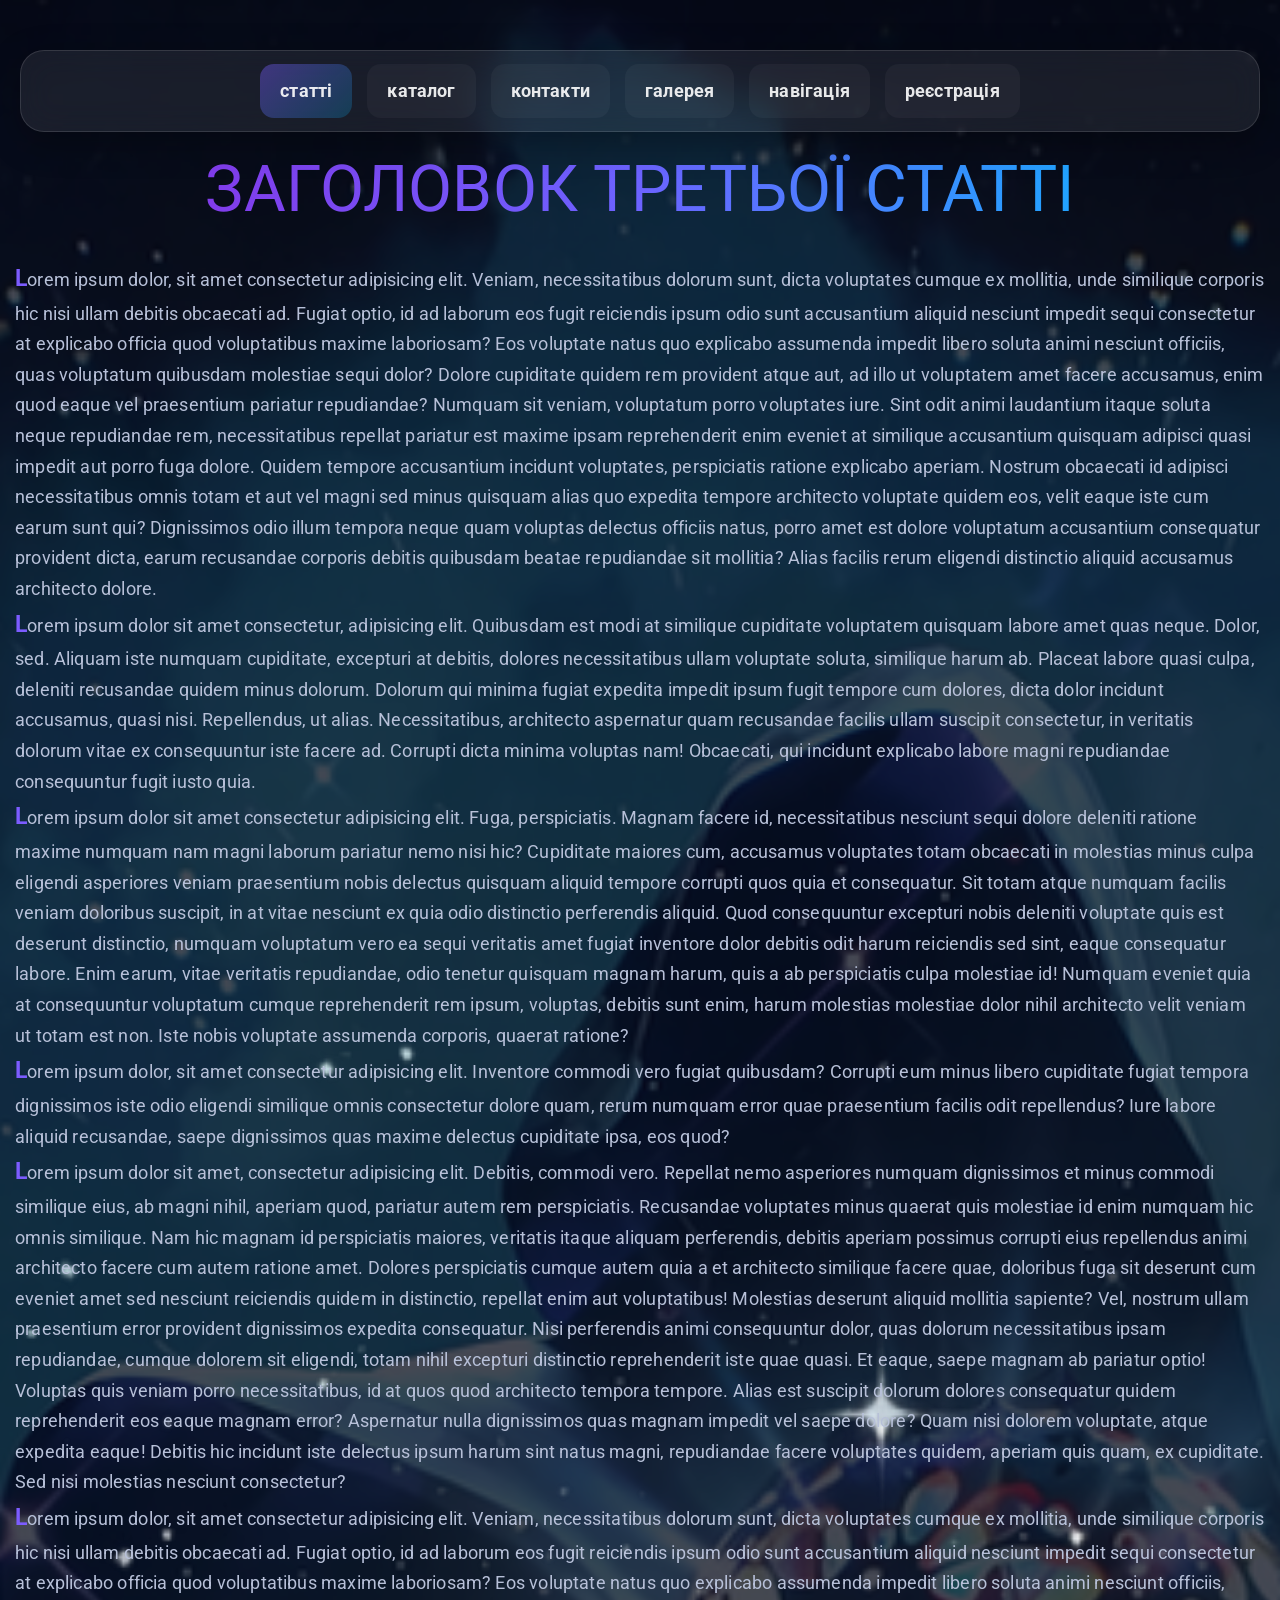
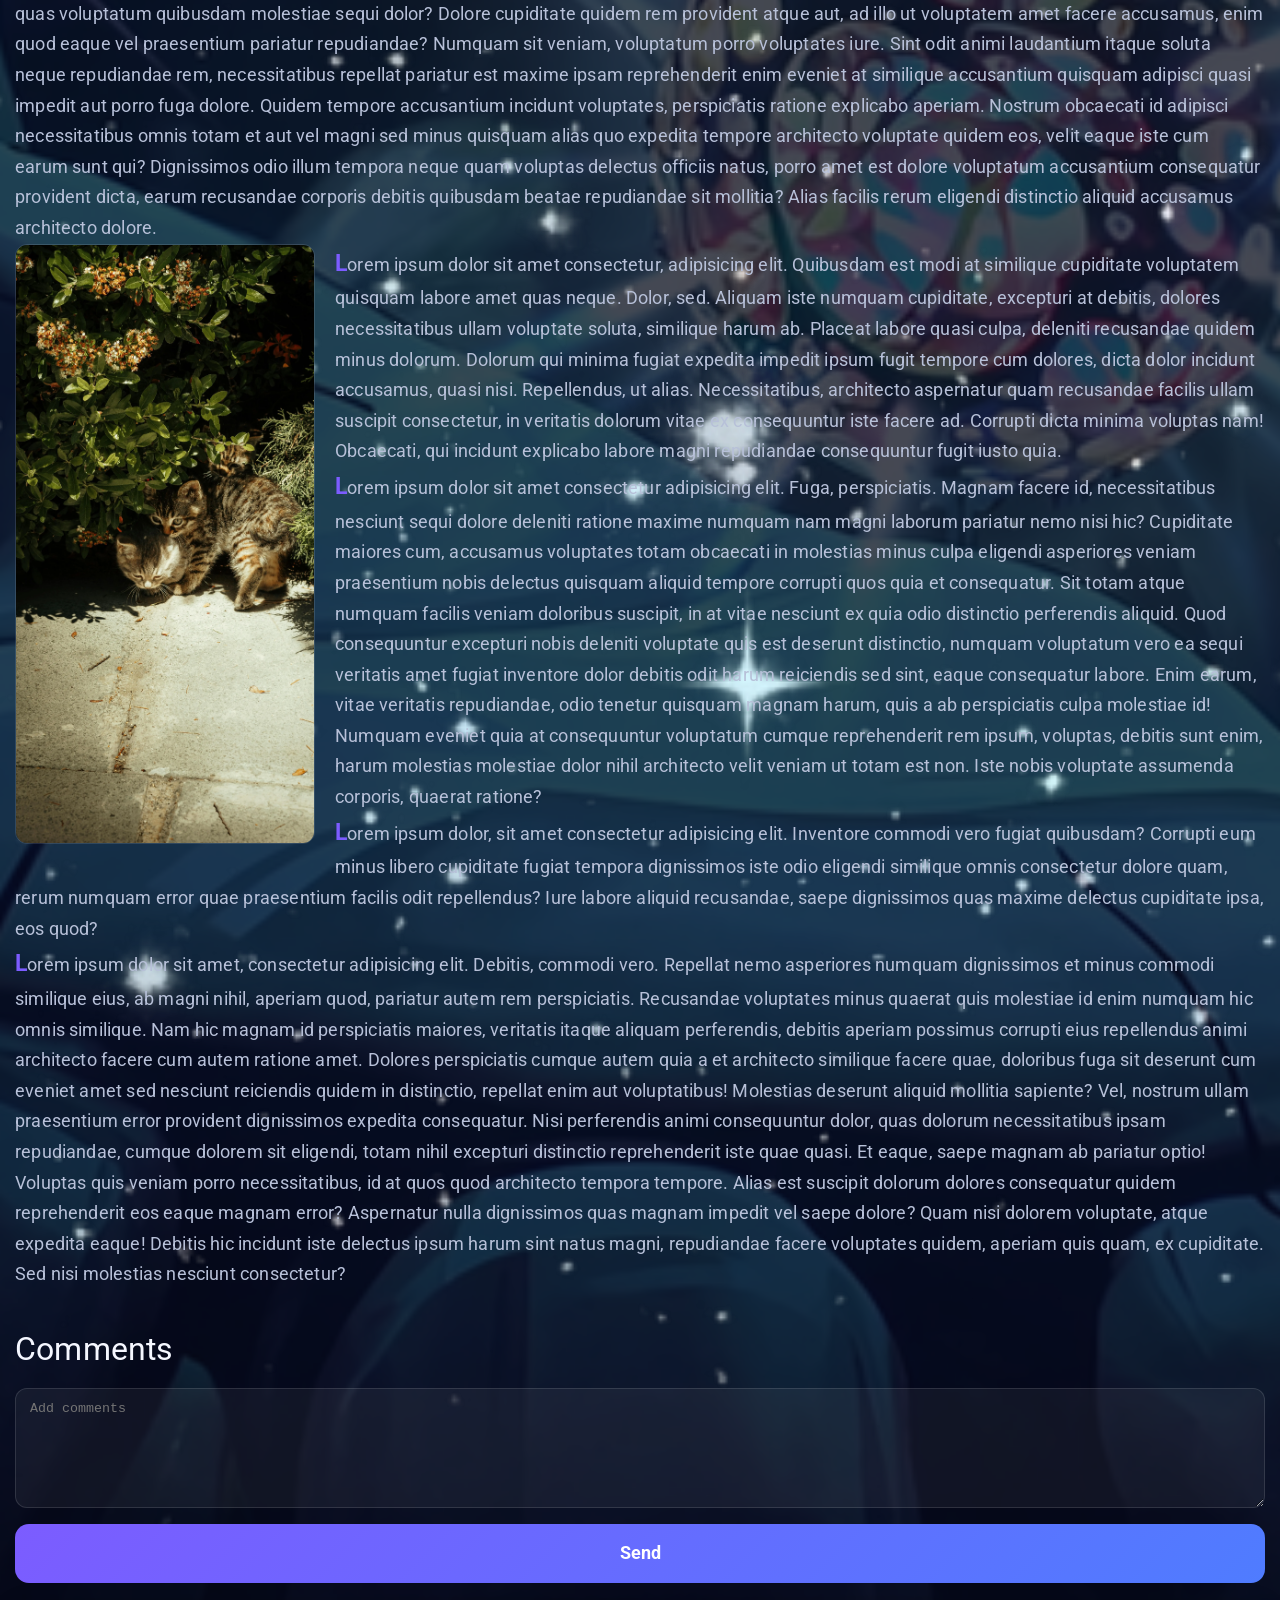
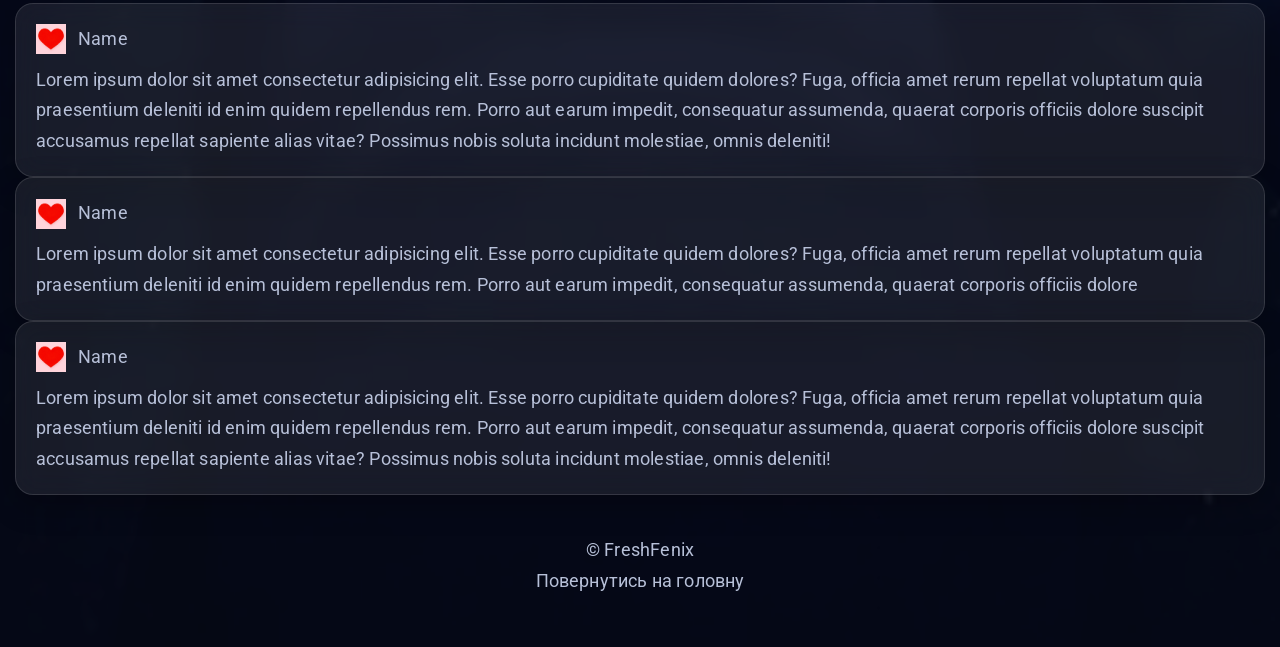
<file: pages/articles/article3.html>
<!DOCTYPE html>
<html lang="zxx">

<head>
  <meta charset="UTF-8">
  <meta name="viewport" content="width=device-width, initial-scale=1.0">
  <link rel="stylesheet" href="../../styles/style.css">
  <title>article3</title>
</head>

<body>
  <div class="wrapper">
    <header class="header">
      <div class="container">
        <div class="header__wrapper">
          <button class="header__burger" type="button" aria-label="Open menu">

            <span></span>
            <span></span>
            <span></span>
          </button>
          <nav class="header-nav">

            <ul class="header-nav-list">

              <li>
                <a class="header-nav-item header-nav-item--active" href="../articles.html">

                  <span>статті</span>
                </a>
              </li>

              <li>
                <a class="header-nav-item" href="../catalog.html">

                  <span>каталог</span>
                </a>
              </li>

              <li>
                <a class="header-nav-item" href="../contacts.html">

                  <span>контакти</span>
                </a>
              </li>

              <li>
                <a class="header-nav-item" href="../gallery.html">

                  <span>галерея</span>
                </a>
              </li>

              <li>
                <a class="header-nav-item" href="../page-nav.html">

                  <span>навігація</span>
                </a>
              </li>

              <li>
                <a class="header-nav-item" href="../registration.html">

                  <span>реєстрація</span>
                </a>
              </li>

            </ul>

          </nav>
        </div>
      </div>
    </header>
    <main>
      <div class="container">
        <section class="article">
          <h1 class="article-title">Заголовок третьої статті</h1>
          <div>
            <p>Lorem ipsum dolor, sit amet consectetur adipisicing elit. Veniam, necessitatibus dolorum sunt, dicta
              voluptates cumque ex mollitia, unde similique corporis hic nisi ullam debitis obcaecati ad. Fugiat optio,
              id
              ad laborum eos fugit reiciendis ipsum odio sunt accusantium aliquid nesciunt impedit sequi consectetur at
              explicabo officia quod voluptatibus maxime laboriosam? Eos voluptate natus quo explicabo assumenda impedit
              libero soluta animi nesciunt officiis, quas voluptatum quibusdam molestiae sequi dolor? Dolore cupiditate
              quidem rem provident atque aut, ad illo ut voluptatem amet facere accusamus, enim quod eaque vel
              praesentium
              pariatur repudiandae? Numquam sit veniam, voluptatum porro voluptates iure. Sint odit animi laudantium
              itaque
              soluta neque repudiandae rem, necessitatibus repellat pariatur est maxime ipsam reprehenderit enim eveniet
              at
              similique accusantium quisquam adipisci quasi impedit aut porro fuga dolore. Quidem tempore accusantium
              incidunt voluptates, perspiciatis ratione explicabo aperiam. Nostrum obcaecati id adipisci necessitatibus
              omnis totam et aut vel magni sed minus quisquam alias quo expedita tempore architecto voluptate quidem
              eos,
              velit eaque iste cum earum sunt qui? Dignissimos odio illum tempora neque quam voluptas delectus officiis
              natus, porro amet est dolore voluptatum accusantium consequatur provident dicta, earum recusandae corporis
              debitis quibusdam beatae repudiandae sit mollitia? Alias facilis rerum eligendi distinctio aliquid
              accusamus
              architecto dolore.</p>
            <p>Lorem ipsum dolor sit amet consectetur, adipisicing elit. Quibusdam est modi at similique cupiditate
              voluptatem quisquam labore amet quas neque. Dolor, sed. Aliquam iste numquam cupiditate, excepturi at
              debitis,
              dolores necessitatibus ullam voluptate soluta, similique harum ab. Placeat labore quasi culpa, deleniti
              recusandae quidem minus dolorum. Dolorum qui minima fugiat expedita impedit ipsum fugit tempore cum
              dolores,
              dicta dolor incidunt accusamus, quasi nisi. Repellendus, ut alias. Necessitatibus, architecto aspernatur
              quam
              recusandae facilis ullam suscipit consectetur, in veritatis dolorum vitae ex consequuntur iste facere ad.
              Corrupti dicta minima voluptas nam! Obcaecati, qui incidunt explicabo labore magni repudiandae
              consequuntur
              fugit iusto quia.</p>
            <p>Lorem ipsum dolor sit amet consectetur adipisicing elit. Fuga, perspiciatis. Magnam facere id,
              necessitatibus
              nesciunt sequi dolore deleniti ratione maxime numquam nam magni laborum pariatur nemo nisi hic? Cupiditate
              maiores cum, accusamus voluptates totam obcaecati in molestias minus culpa eligendi asperiores veniam
              praesentium nobis delectus quisquam aliquid tempore corrupti quos quia et consequatur. Sit totam atque
              numquam
              facilis veniam doloribus suscipit, in at vitae nesciunt ex quia odio distinctio perferendis aliquid. Quod
              consequuntur excepturi nobis deleniti voluptate quis est deserunt distinctio, numquam voluptatum vero ea
              sequi
              veritatis amet fugiat inventore dolor debitis odit harum reiciendis sed sint, eaque consequatur labore.
              Enim
              earum, vitae veritatis repudiandae, odio tenetur quisquam magnam harum, quis a ab perspiciatis culpa
              molestiae
              id! Numquam eveniet quia at consequuntur voluptatum cumque reprehenderit rem ipsum, voluptas, debitis sunt
              enim, harum molestias molestiae dolor nihil architecto velit veniam ut totam est non. Iste nobis voluptate
              assumenda corporis, quaerat ratione?</p>
            <p>Lorem ipsum dolor, sit amet consectetur adipisicing elit. Inventore commodi vero fugiat quibusdam?
              Corrupti
              eum minus libero cupiditate fugiat tempora dignissimos iste odio eligendi similique omnis consectetur
              dolore
              quam, rerum numquam error quae praesentium facilis odit repellendus? Iure labore aliquid recusandae, saepe
              dignissimos quas maxime delectus cupiditate ipsa, eos quod?</p>
            <p>Lorem ipsum dolor sit amet, consectetur adipisicing elit. Debitis, commodi vero. Repellat nemo asperiores
              numquam dignissimos et minus commodi similique eius, ab magni nihil, aperiam quod, pariatur autem rem
              perspiciatis. Recusandae voluptates minus quaerat quis molestiae id enim numquam hic omnis similique. Nam
              hic
              magnam id perspiciatis maiores, veritatis itaque aliquam perferendis, debitis aperiam possimus corrupti
              eius
              repellendus animi architecto facere cum autem ratione amet. Dolores perspiciatis cumque autem quia a et
              architecto similique facere quae, doloribus fuga sit deserunt cum eveniet amet sed nesciunt reiciendis
              quidem
              in distinctio, repellat enim aut voluptatibus! Molestias deserunt aliquid mollitia sapiente? Vel, nostrum
              ullam praesentium error provident dignissimos expedita consequatur. Nisi perferendis animi consequuntur
              dolor,
              quas dolorum necessitatibus ipsam repudiandae, cumque dolorem sit eligendi, totam nihil excepturi
              distinctio
              reprehenderit iste quae quasi. Et eaque, saepe magnam ab pariatur optio! Voluptas quis veniam porro
              necessitatibus, id at quos quod architecto tempora tempore. Alias est suscipit dolorum dolores consequatur
              quidem reprehenderit eos eaque magnam error? Aspernatur nulla dignissimos quas magnam impedit vel saepe
              dolore? Quam nisi dolorem voluptate, atque expedita eaque! Debitis hic incidunt iste delectus ipsum harum
              sint
              natus magni, repudiandae facere voluptates quidem, aperiam quis quam, ex cupiditate. Sed nisi molestias
              nesciunt consectetur?</p>
          </div>
          <div>
            <p>Lorem ipsum dolor, sit amet consectetur adipisicing elit. Veniam, necessitatibus dolorum sunt, dicta
              voluptates cumque ex mollitia, unde similique corporis hic nisi ullam debitis obcaecati ad. Fugiat optio,
              id
              ad laborum eos fugit reiciendis ipsum odio sunt accusantium aliquid nesciunt impedit sequi consectetur at
              explicabo officia quod voluptatibus maxime laboriosam? Eos voluptate natus quo explicabo assumenda impedit
              libero soluta animi nesciunt officiis, quas voluptatum quibusdam molestiae sequi dolor? Dolore cupiditate
              quidem rem provident atque aut, ad illo ut voluptatem amet facere accusamus, enim quod eaque vel
              praesentium
              pariatur repudiandae? Numquam sit veniam, voluptatum porro voluptates iure. Sint odit animi laudantium
              itaque
              soluta neque repudiandae rem, necessitatibus repellat pariatur est maxime ipsam reprehenderit enim eveniet
              at
              similique accusantium quisquam adipisci quasi impedit aut porro fuga dolore. Quidem tempore accusantium
              incidunt voluptates, perspiciatis ratione explicabo aperiam. Nostrum obcaecati id adipisci necessitatibus
              omnis totam et aut vel magni sed minus quisquam alias quo expedita tempore architecto voluptate quidem
              eos,
              velit eaque iste cum earum sunt qui? Dignissimos odio illum tempora neque quam voluptas delectus officiis
              natus, porro amet est dolore voluptatum accusantium consequatur provident dicta, earum recusandae corporis
              debitis quibusdam beatae repudiandae sit mollitia? Alias facilis rerum eligendi distinctio aliquid
              accusamus
              architecto dolore.</p>
            <div>
              <img src="../../images/kittens.webp" class="article-img" alt="kittens" width="600" height="600">
            </div>
            <p>Lorem ipsum dolor sit amet consectetur, adipisicing elit. Quibusdam est modi at similique cupiditate
              voluptatem quisquam labore amet quas neque. Dolor, sed. Aliquam iste numquam cupiditate, excepturi at
              debitis,
              dolores necessitatibus ullam voluptate soluta, similique harum ab. Placeat labore quasi culpa, deleniti
              recusandae quidem minus dolorum. Dolorum qui minima fugiat expedita impedit ipsum fugit tempore cum
              dolores,
              dicta dolor incidunt accusamus, quasi nisi. Repellendus, ut alias. Necessitatibus, architecto aspernatur
              quam
              recusandae facilis ullam suscipit consectetur, in veritatis dolorum vitae ex consequuntur iste facere ad.
              Corrupti dicta minima voluptas nam! Obcaecati, qui incidunt explicabo labore magni repudiandae
              consequuntur
              fugit iusto quia.</p>
            <p>Lorem ipsum dolor sit amet consectetur adipisicing elit. Fuga, perspiciatis. Magnam facere id,
              necessitatibus
              nesciunt sequi dolore deleniti ratione maxime numquam nam magni laborum pariatur nemo nisi hic? Cupiditate
              maiores cum, accusamus voluptates totam obcaecati in molestias minus culpa eligendi asperiores veniam
              praesentium nobis delectus quisquam aliquid tempore corrupti quos quia et consequatur. Sit totam atque
              numquam
              facilis veniam doloribus suscipit, in at vitae nesciunt ex quia odio distinctio perferendis aliquid. Quod
              consequuntur excepturi nobis deleniti voluptate quis est deserunt distinctio, numquam voluptatum vero ea
              sequi
              veritatis amet fugiat inventore dolor debitis odit harum reiciendis sed sint, eaque consequatur labore.
              Enim
              earum, vitae veritatis repudiandae, odio tenetur quisquam magnam harum, quis a ab perspiciatis culpa
              molestiae
              id! Numquam eveniet quia at consequuntur voluptatum cumque reprehenderit rem ipsum, voluptas, debitis sunt
              enim, harum molestias molestiae dolor nihil architecto velit veniam ut totam est non. Iste nobis voluptate
              assumenda corporis, quaerat ratione?</p>
            <p>Lorem ipsum dolor, sit amet consectetur adipisicing elit. Inventore commodi vero fugiat quibusdam?
              Corrupti
              eum minus libero cupiditate fugiat tempora dignissimos iste odio eligendi similique omnis consectetur
              dolore
              quam, rerum numquam error quae praesentium facilis odit repellendus? Iure labore aliquid recusandae, saepe
              dignissimos quas maxime delectus cupiditate ipsa, eos quod?</p>
            <p>Lorem ipsum dolor sit amet, consectetur adipisicing elit. Debitis, commodi vero. Repellat nemo asperiores
              numquam dignissimos et minus commodi similique eius, ab magni nihil, aperiam quod, pariatur autem rem
              perspiciatis. Recusandae voluptates minus quaerat quis molestiae id enim numquam hic omnis similique. Nam
              hic
              magnam id perspiciatis maiores, veritatis itaque aliquam perferendis, debitis aperiam possimus corrupti
              eius
              repellendus animi architecto facere cum autem ratione amet. Dolores perspiciatis cumque autem quia a et
              architecto similique facere quae, doloribus fuga sit deserunt cum eveniet amet sed nesciunt reiciendis
              quidem
              in distinctio, repellat enim aut voluptatibus! Molestias deserunt aliquid mollitia sapiente? Vel, nostrum
              ullam praesentium error provident dignissimos expedita consequatur. Nisi perferendis animi consequuntur
              dolor,
              quas dolorum necessitatibus ipsam repudiandae, cumque dolorem sit eligendi, totam nihil excepturi
              distinctio
              reprehenderit iste quae quasi. Et eaque, saepe magnam ab pariatur optio! Voluptas quis veniam porro
              necessitatibus, id at quos quod architecto tempora tempore. Alias est suscipit dolorum dolores consequatur
              quidem reprehenderit eos eaque magnam error? Aspernatur nulla dignissimos quas magnam impedit vel saepe
              dolore? Quam nisi dolorem voluptate, atque expedita eaque! Debitis hic incidunt iste delectus ipsum harum
              sint
              natus magni, repudiandae facere voluptates quidem, aperiam quis quam, ex cupiditate. Sed nisi molestias
              nesciunt consectetur?</p>
          </div>
        </section>
        <section class="comments" id="comments">
          <h2>Comments</h2>
          <form class="comments-form" action="/submit" method="post">
            <textarea name="comments" id="comm" required placeholder="Add comments" rows="5" cols="79"></textarea>
            <button class="contacts-form-button" type="submit">Send</button>
          </form>
          <ul class="comments-list">
            <li class="comment">
              <div class="comment-box"><img src="../../images/logo.webp" alt="avatar" width="30"
                  height="30"><span>Name</span></div>
              <div>
                <p>Lorem ipsum dolor sit amet consectetur adipisicing elit. Esse porro cupiditate quidem dolores? Fuga,
                  officia amet rerum repellat voluptatum quia praesentium deleniti id enim quidem repellendus rem. Porro
                  aut
                  earum impedit, consequatur assumenda, quaerat corporis officiis dolore suscipit accusamus repellat
                  sapiente
                  alias vitae? Possimus nobis soluta incidunt molestiae, omnis deleniti!</p>
              </div>
            </li>
            <li class="comment">
              <div class="comment-box"><img src="../../images/logo.webp" alt="avatar" width="30"
                  height="30"><span>Name</span></div>
              <div>
                <p>Lorem ipsum dolor sit amet consectetur adipisicing elit. Esse porro cupiditate quidem dolores? Fuga,
                  officia amet rerum repellat voluptatum quia praesentium deleniti id enim quidem repellendus rem. Porro
                  aut
                  earum impedit, consequatur assumenda, quaerat corporis officiis dolore </p>
              </div>

            </li>
            <li class="comment">
              <div class="comment-box"><img src="../../images/logo.webp" alt="avatar" width="30"
                  height="30"><span>Name</span></div>
              <div>
                <p>Lorem ipsum dolor sit amet consectetur adipisicing elit. Esse porro cupiditate quidem dolores? Fuga,
                  officia amet rerum repellat voluptatum quia praesentium deleniti id enim quidem repellendus rem. Porro
                  aut
                  earum impedit, consequatur assumenda, quaerat corporis officiis dolore suscipit accusamus repellat
                  sapiente
                  alias vitae? Possimus nobis soluta incidunt molestiae, omnis deleniti!</p>
              </div>
            </li>
          </ul>
        </section>
      </div>
    </main>
    <footer>
      <div class="container footer">
        <p>&copy; FreshFenix</p>
        <a href="../../index.html">Повернутись на головну</a>
      </div>
    </footer>
  </div>
  <script>
    const burger = document.querySelector('.header__burger');
    const header = document.querySelector('.header');

    burger.addEventListener('click', () => {
      header.classList.toggle('header--open');
    });
  </script>
</body>

</html>
</file>
<file: styles/style.css>
@import url("reset.css");

@font-face {
  font-family: "Roboto";
  src: url("../fonts/Roboto-Bold.woff2") format("woff2");
  font-weight: 700;
  font-style: normal;
  font-display: swap;
}

@font-face {
  font-family: "Roboto";
  src: url("../fonts/Roboto-Regular.woff2") format("woff2");
  font-weight: 400;
  font-style: normal;
  font-display: swap;
}

/* =========================
   ROOT
========================= */

:root {
  --bg-primary: #070b1a;
  --bg-secondary: rgba(8, 12, 28, 0.55);
  --bg-card: rgba(255, 255, 255, 0.08);

  --text-primary: #f5f7ff;
  --text-secondary: #b7c0d8;

  --accent: #7c5cff;
  --accent-hover: #9d84ff;

  --border: rgba(255, 255, 255, 0.12);

  --shadow: 0 10px 30px rgba(0, 0, 0, 0.25);

  --blur: blur(14px);

  --radius-lg: 24px;
  --radius-md: 18px;
  --radius-sm: 12px;

  --transition: 0.3s ease;
}

/* =========================
   GLOBAL
========================= */

html {
  scroll-behavior: smooth;
}

body {
  min-height: 100%;
  font-family: "Roboto", sans-serif;
  font-size: 18px;
  font-weight: 400;

  line-height: 1.7;
  letter-spacing: 0.01em;

  color: var(--text-secondary);

  background: radial-gradient(circle at top, #111933 0%, #070b1a 60%);

  overflow-x: hidden;
}

.wrapper {
  position: relative;

  display: flex;
  flex-direction: column;
  gap: 20px;

  min-height: 100vh;

  padding: 30px 0;

  background: var(--bg-secondary);

  backdrop-filter: blur(6px);
}

.wrapper::before {
  content: "";

  position: absolute;
  inset: 0;

  z-index: -2;

  background: url("../images/background.webp") top / cover no-repeat;

  opacity: 0.25;
}

.wrapper::after {
  content: "";

  position: fixed;
  inset: 0;

  z-index: -3;

  background: rgb(7, 11, 26) url("../images/stars-bg.webp") center / cover
    no-repeat;
}

.container {
  width: 100%;
  max-width: 1280px;

  margin: 0 auto;

  padding: 0 15px;
}

img {
  max-width: 100%;
  display: block;
  object-fit: cover;
}

a {
  text-decoration: none;
  color: inherit;
}

footer {
  margin-top: auto;
}

/* =========================
   REUSABLE GLASS
========================= */

.glass,
.articles-list,
.comment,
.catalog-list,
.catalog-item-list,
.contacts-form,
.contacts-box,
.nav-article,
.gallery-list-item {
  background: var(--bg-card);

  border: 1px solid var(--border);

  backdrop-filter: var(--blur);

  box-shadow: var(--shadow);

  border-radius: var(--radius-md);
}

/* =========================
   TYPOGRAPHY
========================= */

h1,
h2,
h3 {
  color: var(--text-primary);

  line-height: 1.2;
}

h1 {
  font-size: clamp(2.5rem, 6vw, 4rem);

  text-transform: uppercase;

  text-align: center;

  margin-bottom: 20px;

  background: linear-gradient(90deg, #8a2be2, #6c63ff, #00bfff);

  background-clip: text;
  color: transparent;
}

h2 {
  font-size: clamp(1.4rem, 3vw, 2rem);

  margin-bottom: 20px;
}

p {
  color: var(--text-secondary);
}

/* =========================
   HEADER
========================= */

.header {
  position: sticky;
  top: 20px;
  z-index: 100;

  width: calc(100% - 40px);
  max-width: 1280px;

  margin: 20px auto 0;

  border-radius: 24px;

  background: rgba(255, 255, 255, 0.08);

  border: 1px solid rgba(255, 255, 255, 0.12);

  backdrop-filter: blur(16px);

  box-shadow: 0 10px 35px rgba(0, 0, 0, 0.3);
}

.header__wrapper {
  display: flex;
  align-items: center;
  justify-content: center;

  min-height: 80px;

  padding: 10px 25px;
}

/* =========================
   NAV
========================= */

.header-nav-list {
  display: flex;
  align-items: center;

  gap: 15px;
}

.header-nav-item {
  display: inline-flex;
  align-items: center;
  justify-content: center;

  padding: 12px 20px;

  border-radius: 14px;

  color: rgba(255, 255, 255, 0.9);

  text-decoration: none;
  font-weight: 700;

  background: rgba(255, 255, 255, 0.04);

  transition:
    transform 0.3s ease,
    background 0.3s ease,
    box-shadow 0.3s ease;
}

.header-nav-item:hover {
  transform: translateY(-3px);

  background: rgba(124, 92, 255, 0.2);

  box-shadow: 0 10px 20px rgba(0, 0, 0, 0.25);
}

.header-nav-item--active {
  background: linear-gradient(
    135deg,
    rgba(124, 92, 255, 0.4),
    rgba(0, 191, 255, 0.2)
  );
}

/* =========================
   BURGER
========================= */

.header__burger {
  display: none;

  position: relative;

  width: 46px;
  height: 46px;

  border: none;
  border-radius: 14px;

  cursor: pointer;

  background: rgba(255, 255, 255, 0.08);

  transition: background 0.3s ease;
}

.header__burger:hover {
  background: rgba(124, 92, 255, 0.2);
}

.header__burger span {
  position: absolute;

  left: 50%;

  width: 24px;
  height: 2px;

  background: white;

  border-radius: 10px;

  transform: translateX(-50%);

  transition: 0.3s ease;
}

.header__burger span:nth-child(1) {
  top: 14px;
}

.header__burger span:nth-child(2) {
  top: 22px;
}

.header__burger span:nth-child(3) {
  top: 30px;
}

/* =========================
   MOBILE
========================= */

@media (max-width: 1024px) {
  .header__burger {
    display: block;
  }

  .header__wrapper {
    justify-content: flex-start;
    min-height: 60px;
    padding: 0;
  }

  .header-nav {
    position: absolute;

    top: calc(100% + 15px);
    left: 0;
    right: 0;

    padding: 20px;

    border-radius: 24px;

    background: rgba(12, 20, 40, 0.92);

    border: 1px solid rgba(255, 255, 255, 0.08);

    backdrop-filter: blur(18px);

    opacity: 0;
    visibility: hidden;

    transform: translateY(-10px);

    transition:
      opacity 0.3s ease,
      transform 0.3s ease,
      visibility 0.3s ease;
  }

  .header-nav-list {
    flex-direction: column;

    width: 100%;
  }

  .header-nav-list li {
    width: 100%;
  }

  .header-nav-item {
    width: 100%;

    justify-content: center;

    padding: 16px 20px;
  }

  /* ACTIVE MENU */

  .header--open .header-nav {
    opacity: 1;
    visibility: visible;

    transform: translateY(0);
  }

  /* BURGER ANIMATION */

  .header--open .header__burger span:nth-child(1) {
    top: 22px;

    transform: translateX(-50%) rotate(45deg);
  }

  .header--open .header__burger span:nth-child(2) {
    opacity: 0;
  }

  .header--open .header__burger span:nth-child(3) {
    top: 22px;

    transform: translateX(-50%) rotate(-45deg);
  }
}
/* =========================
   HERO NAV
========================= */

.hero-nav {
  min-height: 100vh;

  display: flex;
  align-items: center;
}

.hero-nav__menu {
  display: grid;

  grid-template-columns: repeat(auto-fit, minmax(320px, 1fr));

  gap: 30px;
}

/* CARD */

.hero-nav__card {
  position: relative;

  min-height: 320px;

  padding: 40px 30px;

  display: flex;
  flex-direction: column;
  justify-content: center;
  align-items: center;

  text-align: center;

  overflow: hidden;

  border-radius: 28px;

  background: rgba(255, 255, 255, 0.08);

  border: 1px solid rgba(255, 255, 255, 0.12);

  backdrop-filter: blur(14px);

  box-shadow: 0 10px 30px rgba(0, 0, 0, 0.25);

  transition:
    transform 0.35s ease,
    box-shadow 0.35s ease,
    border-color 0.35s ease;
}

/* GLOW */

.hero-nav__card::before {
  content: "";

  position: absolute;

  inset: 0;

  background: radial-gradient(
    circle at top,
    rgba(255, 255, 255, 0.14),
    transparent 70%
  );

  opacity: 0;

  transition: opacity 0.35s ease;
}

.hero-nav__card:hover {
  transform: translateY(-10px) scale(1.02);

  border-color: rgba(124, 92, 255, 0.5);

  box-shadow: 0 20px 50px rgba(0, 0, 0, 0.4);
}

.hero-nav__card:hover::before {
  opacity: 1;
}

/* ICON */

.hero-nav__icon {
  font-size: 72px;

  margin-bottom: 25px;

  line-height: 1;

  filter: drop-shadow(0 0 15px rgba(124, 92, 255, 0.5));

  transition: transform 0.35s ease;
}

.hero-nav__card:hover .hero-nav__icon {
  transform: scale(1.1) rotate(-3deg);
}

/* TITLE */

.hero-nav__title {
  font-size: 32px;
  font-weight: 700;

  margin-bottom: 16px;

  color: white;
}

/* TEXT */

.hero-nav__text {
  max-width: 260px;

  color: rgba(255, 255, 255, 0.75);

  line-height: 1.6;
}

/* =========================
   MODIFIERS
========================= */

.hero-nav__card--articles {
  background: linear-gradient(
    135deg,
    rgba(124, 92, 255, 0.15),
    rgba(0, 191, 255, 0.08)
  );
}

.hero-nav__card--catalog {
  background: linear-gradient(
    135deg,
    rgba(255, 0, 140, 0.12),
    rgba(124, 92, 255, 0.08)
  );
}

.hero-nav__card--contacts {
  background: linear-gradient(
    135deg,
    rgba(0, 255, 170, 0.12),
    rgba(0, 191, 255, 0.08)
  );
}

.hero-nav__card--gallery {
  background: linear-gradient(
    135deg,
    rgba(255, 170, 0, 0.12),
    rgba(255, 0, 140, 0.08)
  );
}

.hero-nav__card--navigation {
  background: linear-gradient(
    135deg,
    rgba(0, 191, 255, 0.12),
    rgba(124, 92, 255, 0.08)
  );
}

.hero-nav__card--registration {
  background: linear-gradient(
    135deg,
    rgba(180, 0, 255, 0.12),
    rgba(255, 0, 140, 0.08)
  );
}

.index-header {
  position: absolute;
  width: 1px;
  height: 1px;
  margin: -1px;
  padding: 0;
  overflow: hidden;
  border: 0;
}

/* =========================
   MOBILE
========================= */

@media (max-width: 768px) {
  .hero-nav__menu {
    grid-template-columns: 1fr;
  }

  .hero-nav__card {
    min-height: 260px;
  }

  .hero-nav__title {
    font-size: 28px;
  }

  .hero-nav__icon {
    font-size: 60px;
  }
}
/* =========================
   ARTICLES
========================= */

.articles-container,
.articles-list {
  display: flex;
  flex-direction: column;
  gap: 20px;
}

.articles-list {
  padding: clamp(20px, 4vw, 50px);
}

.articles-list-item + .articles-list-item {
  border-top: 1px solid var(--border);

  padding-top: 20px;
}

.article-title {
  margin-bottom: 30px;
}

.article p::first-letter {
  font-size: 1.3em;

  color: var(--accent);

  font-weight: 700;
}

.article-img {
  float: left;

  width: min(300px, 100%);

  margin: 0 20px 10px 0;

  border-radius: var(--radius-sm);

  border: 1px solid var(--border);
}

/* =========================
   COMMENTS
========================= */

.comments {
  margin-top: 40px;
}

.comments-form {
  display: flex;
  flex-direction: column;
  gap: 16px;

  margin: 20px 0;
}

.comment {
  padding: 20px;
}

.comment-box {
  display: flex;
  align-items: center;
  gap: 12px;

  margin-bottom: 10px;
}

/* =========================
   INPUTS
========================= */

input,
textarea {
  width: 100%;

  padding: 12px 14px;

  border-radius: var(--radius-sm);

  border: 1px solid var(--border);

  background: rgba(255, 255, 255, 0.05);

  color: var(--text-primary);

  transition:
    border-color var(--transition),
    background var(--transition);
}

input:focus,
textarea:focus {
  outline: none;

  border-color: var(--accent);

  background: rgba(255, 255, 255, 0.08);
}

textarea {
  resize: vertical;
  min-height: 120px;
}

/* =========================
   BUTTONS
========================= */

button,
.contacts-form-button {
  padding: 14px 24px;

  border: none;
  border-radius: 14px;

  background: linear-gradient(135deg, var(--accent), #4f7cff);

  color: white;

  font-weight: 700;

  cursor: pointer;

  transition:
    transform 0.25s ease,
    box-shadow 0.25s ease;
}

button:hover,
.contacts-form-button:hover {
  transform: translateY(-3px);

  box-shadow: 0 12px 24px rgba(124, 92, 255, 0.35);
}

/* =========================
   CATALOG
========================= */

.catalog-list {
  display: flex;
  flex-direction: column;
  gap: 14px;

  max-width: 600px;

  padding: 30px;
}

.catalog-item {
  position: relative;

  padding-left: 24px;
}

.catalog-item::before {
  position: absolute;

  left: 0;
  top: 0;
}

.catalog-item:nth-child(1)::before {
  content: "✦";
}

.catalog-item:nth-child(2)::before {
  content: "☺";
}

.catalog-item:nth-child(3)::before {
  content: "✎";
}

.catalog-item-list {
  margin-top: 10px;
  padding: 12px;
}

.catalog-item-list li {
  position: relative;

  padding: 6px 6px 6px 22px;
}

.catalog-item-list li::before {
  content: "★";

  position: absolute;

  left: 0;
  top: 6px;

  color: var(--accent);
}

/* =========================
   GALLERY
========================= */

.gallery-list {
  display: flex;
  flex-wrap: wrap;
  gap: 20px;
}

.gallery-list-item {
  position: relative;

  display: flex;
  flex-direction: column;

  flex: 1 1 320px;

  overflow: hidden;

  border-radius: var(--radius-md);

  transition:
    transform var(--transition),
    box-shadow var(--transition);
}

.gallery-list-item:hover {
  transform: translateY(-6px);

  box-shadow: 0 15px 40px rgba(0, 0, 0, 0.35);
}

.gallery-list-item > a {
  display: block;

  width: 100%;
  height: 100%;
}

.gallery-list-link {
  display: block;

  width: 100%;
  height: 100%;
}

.gallery-list-title {
  position: absolute;

  bottom: 0;
  left: 0;
  right: 0;

  margin: 0;
  padding: 14px 18px;

  text-align: center;

  font-size: 1rem;
  font-weight: 600;
  color: #fff;

  background: linear-gradient(
    to top,
    rgba(0, 0, 0, 0.72) 0%,
    rgba(0, 0, 0, 0) 100%
  );

  backdrop-filter: blur(2px);

  transition: opacity var(--transition);
}

.gallery-list-title a {
  color: inherit;
  text-decoration: none;
}

.gallery-list-title a:hover {
  text-decoration: underline;
}

.gallery-list-img {
  width: 100%;
  height: 100%;

  display: block;

  object-fit: cover;
}

/* =========================
   CONTACTS
========================= */

.contacts-wrapper {
  display: flex;
  flex-wrap: wrap;
  gap: 30px;
}

.contacts-form,
.contacts-box {
  flex: 1 1 400px;

  padding: 30px;

  display: flex;
  flex-direction: column;
  gap: 16px;
}

.contacts-map {
  width: 100%;

  aspect-ratio: 16 / 9;

  border: none;

  border-radius: var(--radius-md);
}

.form-button-box {
  display: flex;
  justify-content: space-between;
  gap: 10px;

  margin-top: auto;
}

/* =========================
   PAGE NAV
========================= */

.page-nav {
  margin-bottom: 30px;

  text-align: center;
}

.page-nav-box {
  display: flex;
  flex-direction: column;
  gap: 30px;
}

.page-nav-link {
  display: inline-block;

  margin: 10px;
  padding: 10px 14px;

  border-radius: 10px;

  background: var(--bg-card);

  border: 1px solid var(--border);

  transition:
    transform var(--transition),
    background var(--transition);
}

.page-nav-link:hover {
  transform: translateY(-2px);

  background: rgba(255, 255, 255, 0.12);
}

.nav-article {
  height: 50vh;

  overflow-y: auto;

  padding: 20px;
}

.nav-article p + p {
  margin-top: 12px;
}

.nav-img {
  float: left;

  width: min(250px, 100%);

  margin: 0 15px 10px 0;

  border-radius: var(--radius-sm);
}

/* =========================
   FORMS
========================= */

.form-input-box {
  display: flex;
  align-items: center;
  gap: 10px;
}

.form-input-box input[type="radio"],
.form-input-box input[type="checkbox"] {
  width: 16px;
  height: 16px;
}

.form-input-box label {
  cursor: pointer;
}

input[type="checkbox"]:hover,
input[type="radio"]:hover,
input[type="checkbox"]:focus,
input[type="radio"]:focus {
  outline: 2px dashed var(--accent);
  outline-offset: 3px;
}

/* =========================
   SCROLLBAR
========================= */

::-webkit-scrollbar {
  width: 8px;
}

::-webkit-scrollbar-track {
  background: transparent;
}

::-webkit-scrollbar-thumb {
  border-radius: 10px;

  background: linear-gradient(180deg, #6a11cb, #2575fc);
}

::-webkit-scrollbar-thumb:hover {
  background: linear-gradient(180deg, #5f0fbf, #1e5fd9);
}

/* =========================
   FOOTER
========================= */

.footer {
  text-align: center;

  padding: 20px;

  color: var(--text-secondary);
}

/* =========================
   RESPONSIVE
========================= */

@media (max-width: 768px) {
  body {
    font-size: 16px;
  }

  .wrapper {
    margin: 0;
    padding: 15px 0;
  }

  .contacts-wrapper {
    flex-direction: column;
  }

  .article-img,
  .nav-img {
    float: none;

    width: 100%;

    margin-right: 0;
  }

  .gallery-list {
    flex-direction: column;
  }

  .header-nav-list {
    justify-content: center;
  }
}
</file>
